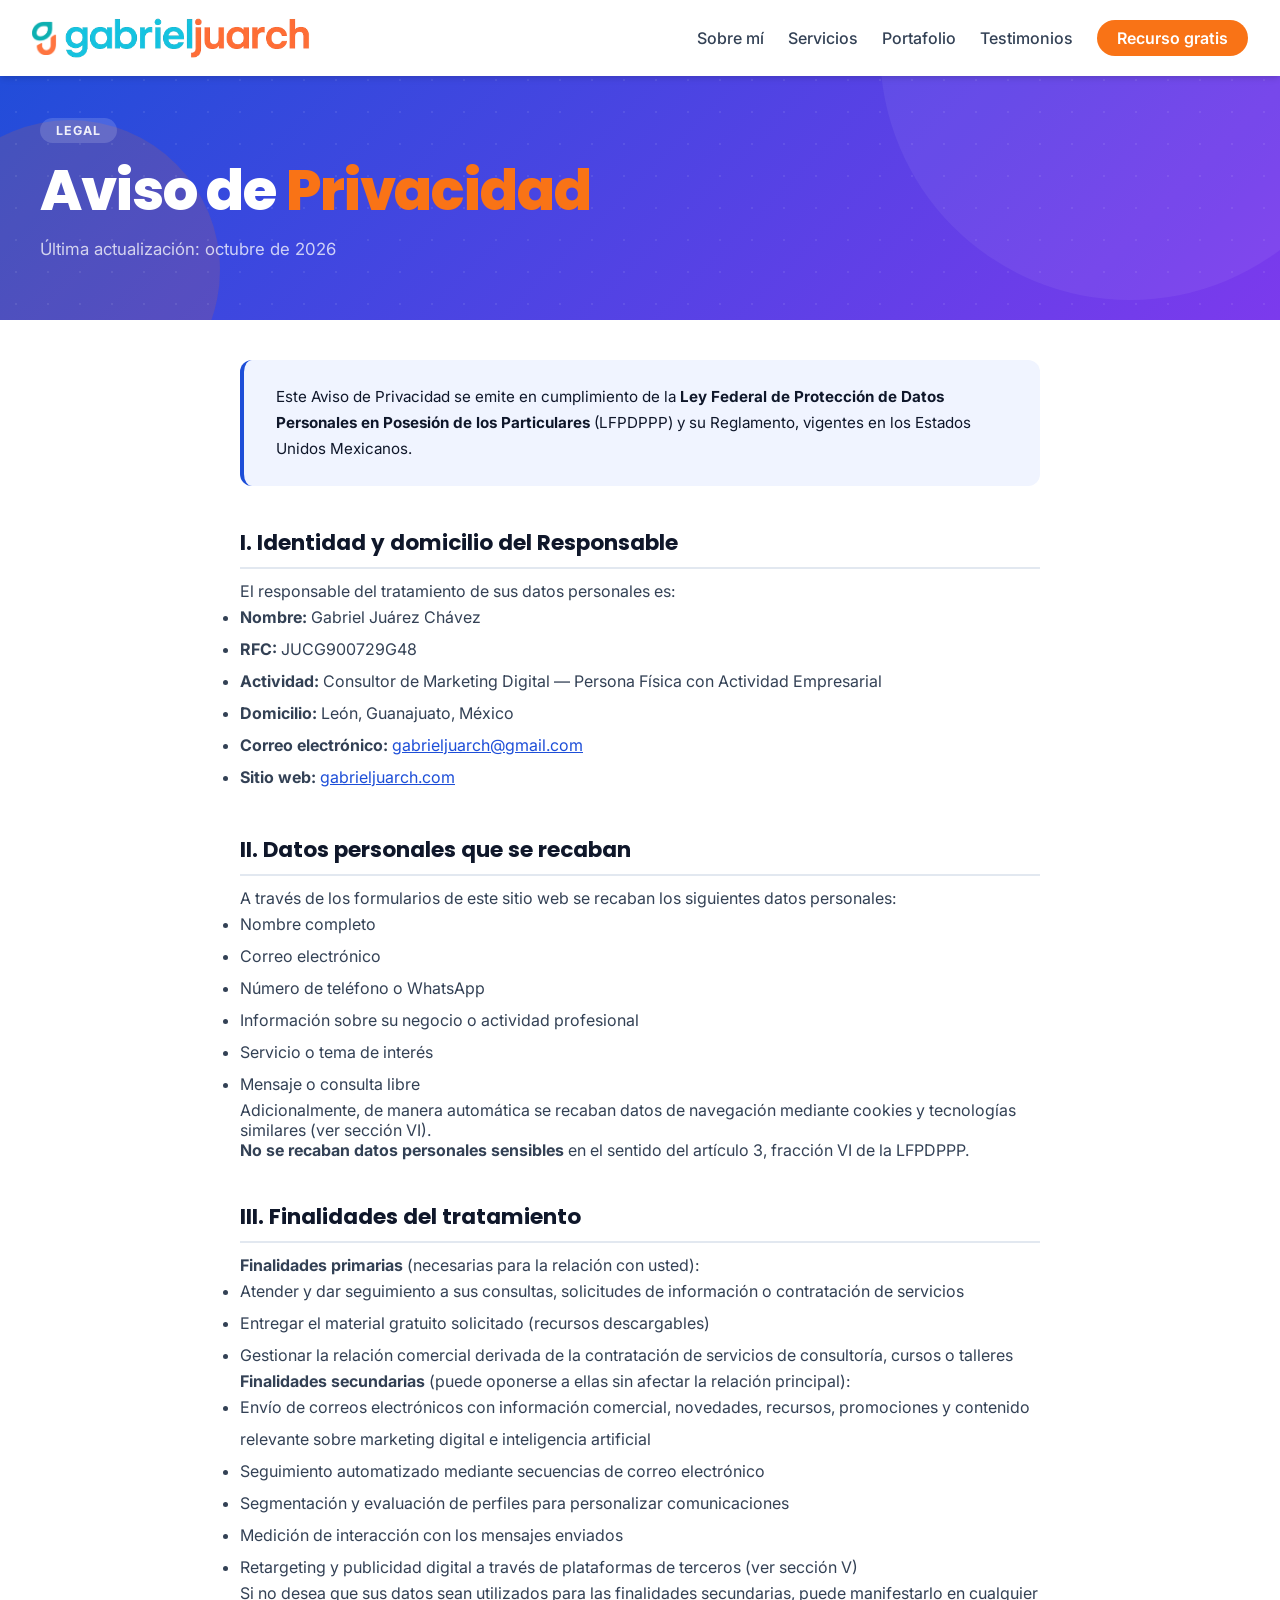
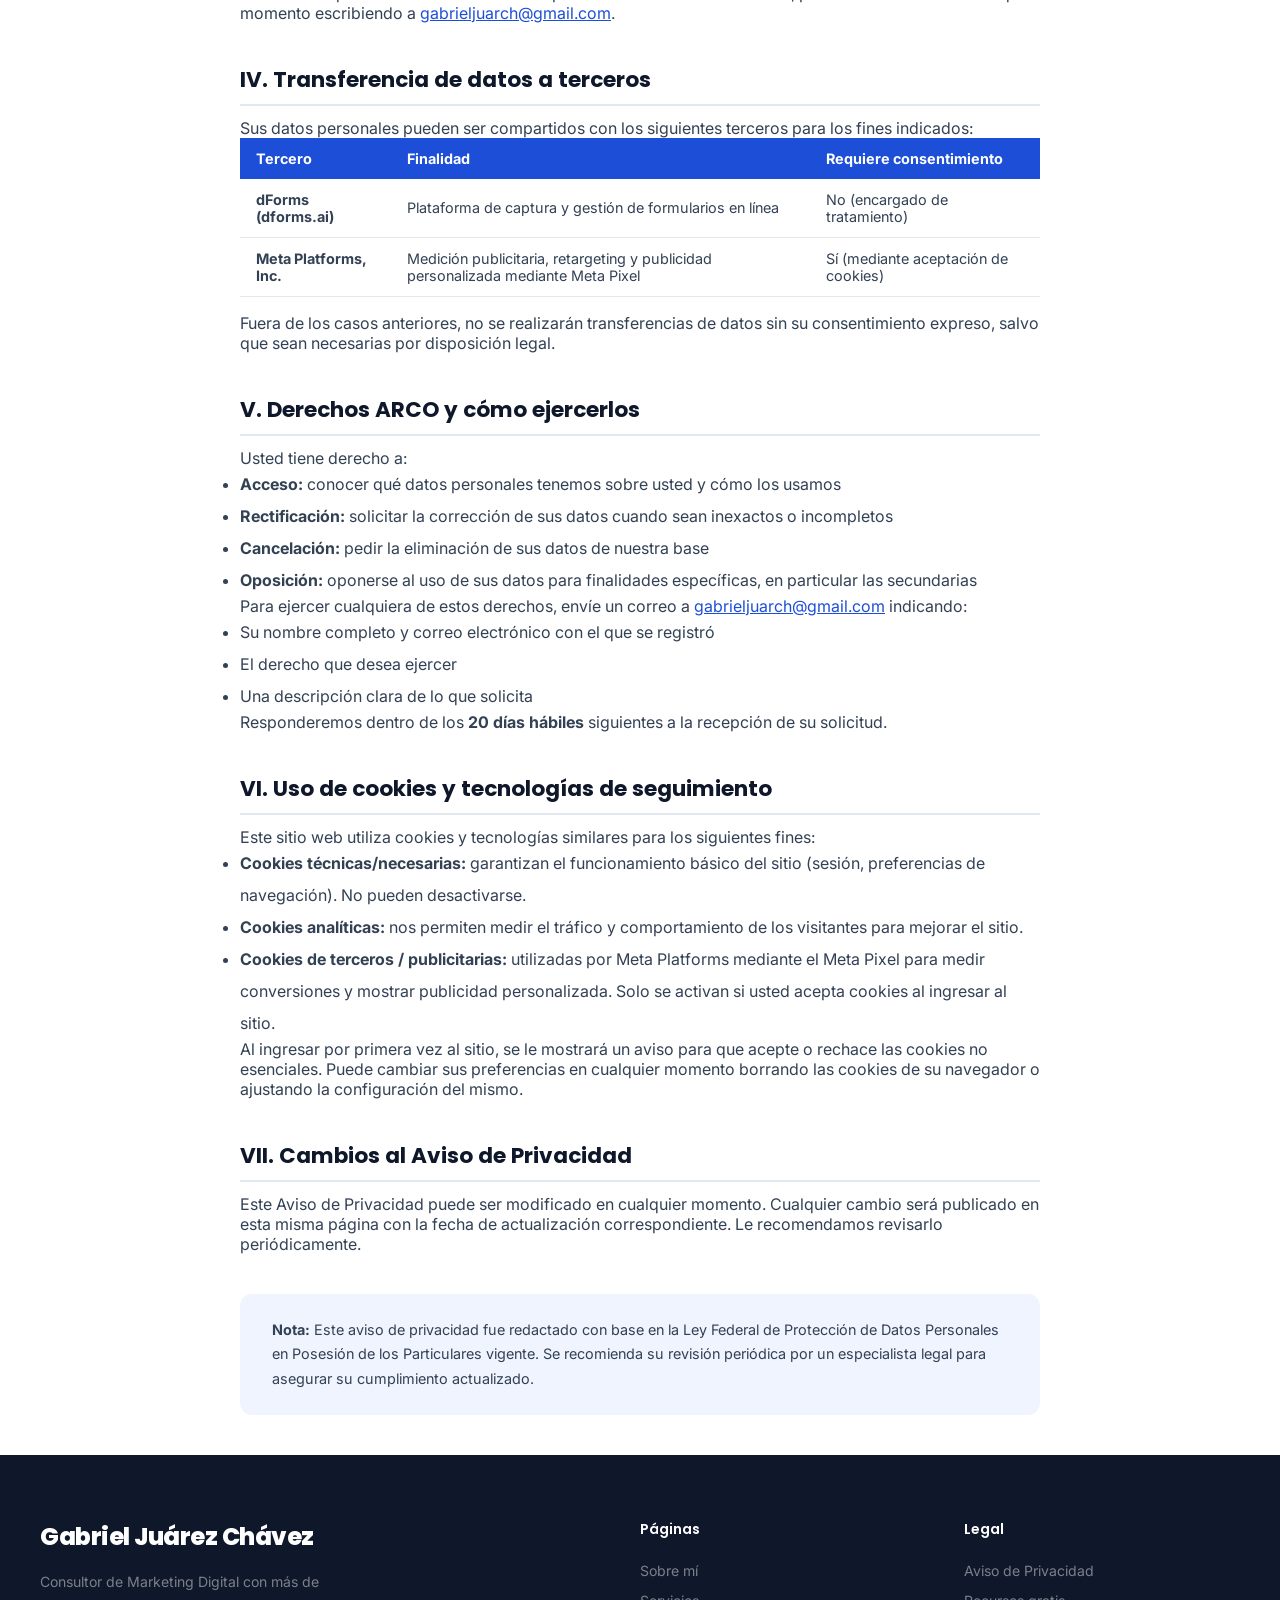
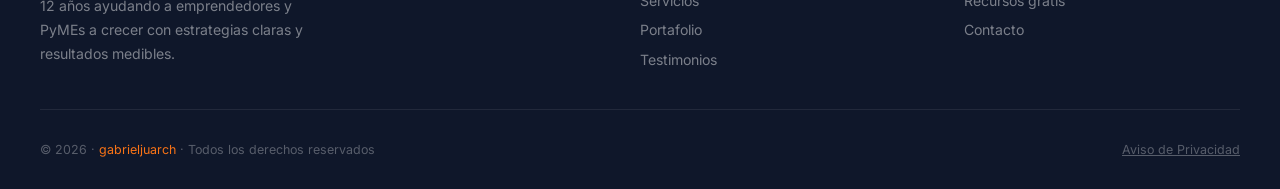
<file: aviso-privacidad.html>
<!DOCTYPE html>
<html lang="es">
<head>
    <!-- Google tag (gtag.js) -->
<script async src="https://www.googletagmanager.com/gtag/js?id=G-J986F1T19Y"></script>
<script>
  window.dataLayer = window.dataLayer || [];
  function gtag(){dataLayer.push(arguments);}
  gtag('js', new Date());
  gtag('config', 'G-J986F1T19Y');
</script>
    <meta charset="UTF-8">
    <meta name="viewport" content="width=device-width, initial-scale=1.0">
    <meta name="description" content="Aviso de Privacidad de Gabriel Juárez Chávez conforme a la Ley Federal de Protección de Datos Personales en Posesión de los Particulares.">
    <title>Aviso de Privacidad | Gabriel Juárez</title>
    <link rel="preconnect" href="https://fonts.googleapis.com">
    <link rel="preconnect" href="https://fonts.gstatic.com" crossorigin>
    <link rel="preload" as="style" href="https://fonts.googleapis.com/css2?family=Poppins:wght@400;600;700;800&family=Inter:wght@400;500;600&display=swap">
    <link rel="stylesheet" href="https://fonts.googleapis.com/css2?family=Poppins:wght@400;600;700;800&family=Inter:wght@400;500;600&display=swap" media="print" onload="this.media='all'">
    <noscript><link rel="stylesheet" href="https://fonts.googleapis.com/css2?family=Poppins:wght@400;600;700;800&family=Inter:wght@400;500;600&display=swap"></noscript>
    <link rel="icon" type="image/png" href="favicon.png">
    <link rel="stylesheet" href="styles.css">
    <link rel="canonical" href="https://gabrieljuarch.com/aviso-privacidad.html">
    <meta property="og:type" content="website">
    <meta property="og:url" content="https://gabrieljuarch.com/aviso-privacidad.html">
    <meta property="og:title" content="Aviso de Privacidad | Gabriel Juárez">
    <meta property="og:description" content="Aviso de Privacidad de Gabriel Juárez Chávez conforme a la LFPDPPP.">
    <meta property="og:image" content="https://gabrieljuarch.com/gjc1.webp">
    <meta property="og:locale" content="es_MX">
    <meta name="twitter:card" content="summary_large_image">
    <meta name="twitter:title" content="Aviso de Privacidad | Gabriel Juárez">
    <meta name="twitter:description" content="Aviso de Privacidad de Gabriel Juárez Chávez conforme a la LFPDPPP.">
</head>
<body>

<nav class="nav scrolled" id="nav">
    <a href="index.html" class="nav-logo">
        <img src="gabrieljuarch 2025.webp" alt="Gabriel Juárez" class="logo-icon" width="40" height="40">
        <img src="texto gabrieljuarch.webp" alt="gabrieljuarch" class="logo-text" width="140" height="32">
    </a>
    <ul class="nav-links">
        <li><a href="sobre-mi.html">Sobre mí</a></li>
        <li><a href="servicios.html">Servicios</a></li>
        <li><a href="portafolio.html">Portafolio</a></li>
        <li><a href="testimonios.html">Testimonios</a></li>
        <li><a href="recursos.html" class="nav-cta">Recurso gratis</a></li>
    </ul>
    <button class="hamburger" id="ham" aria-label="Menú" onclick="toggleNav()"><span></span><span></span><span></span></button>
</nav>

<div class="mobile-nav" id="mobileNav">
    <button class="mobile-close" onclick="toggleNav()">✕</button>
    <a href="index.html" onclick="toggleNav()">Inicio</a>
    <a href="sobre-mi.html" onclick="toggleNav()">Sobre mí</a>
    <a href="servicios.html" onclick="toggleNav()">Servicios</a>
    <a href="portafolio.html" onclick="toggleNav()">Portafolio</a>
    <a href="testimonios.html" onclick="toggleNav()">Testimonios</a>
    <a href="recursos.html" onclick="toggleNav()">Recurso gratis</a>
</div>

<div class="page-header">
    <div class="page-header-shape ph-shape-1"></div>
    <div class="page-header-shape ph-shape-2"></div>
    <div class="page-header-inner">
        <span class="page-header-tag">Legal</span>
        <h1>Aviso de <span>Privacidad</span></h1>
        <p>Última actualización: octubre de 2026</p>
    </div>
</div>

<section class="section" style="background:#fff;">
    <div class="section-inner" style="max-width:800px;">

        <div style="background:#f0f4ff;border-radius:12px;padding:1.5rem 2rem;margin-bottom:2.5rem;border-left:4px solid var(--primary);">
            <p style="margin:0;font-size:0.95rem;color:var(--dark);line-height:1.7;">
                Este Aviso de Privacidad se emite en cumplimiento de la <strong>Ley Federal de Protección de Datos Personales en Posesión de los Particulares</strong> (LFPDPPP) y su Reglamento, vigentes en los Estados Unidos Mexicanos.
            </p>
        </div>

        <!-- IDENTIDAD Y DOMICILIO -->
        <h2 style="font-family:'Poppins',sans-serif;font-size:1.35rem;color:var(--dark);margin-top:2rem;margin-bottom:0.75rem;border-bottom:2px solid var(--border);padding-bottom:0.5rem;">I. Identidad y domicilio del Responsable</h2>
        <p>El responsable del tratamiento de sus datos personales es:</p>
        <ul style="line-height:2;color:var(--text);">
            <li><strong>Nombre:</strong> Gabriel Juárez Chávez</li>
            <li><strong>RFC:</strong> JUCG900729G48</li>
            <li><strong>Actividad:</strong> Consultor de Marketing Digital — Persona Física con Actividad Empresarial</li>
            <li><strong>Domicilio:</strong> León, Guanajuato, México</li>
            <li><strong>Correo electrónico:</strong> <a href="mailto:gabrieljuarch@gmail.com" style="color:var(--primary);">gabrieljuarch@gmail.com</a></li>
            <li><strong>Sitio web:</strong> <a href="https://gabrieljuarch.com" style="color:var(--primary);">gabrieljuarch.com</a></li>
        </ul>

        <!-- DATOS PERSONALES -->
        <h2 style="font-family:'Poppins',sans-serif;font-size:1.35rem;color:var(--dark);margin-top:2.5rem;margin-bottom:0.75rem;border-bottom:2px solid var(--border);padding-bottom:0.5rem;">II. Datos personales que se recaban</h2>
        <p>A través de los formularios de este sitio web se recaban los siguientes datos personales:</p>
        <ul style="line-height:2;color:var(--text);">
            <li>Nombre completo</li>
            <li>Correo electrónico</li>
            <li>Número de teléfono o WhatsApp</li>
            <li>Información sobre su negocio o actividad profesional</li>
            <li>Servicio o tema de interés</li>
            <li>Mensaje o consulta libre</li>
        </ul>
        <p>Adicionalmente, de manera automática se recaban datos de navegación mediante cookies y tecnologías similares (ver sección VI).</p>
        <p><strong>No se recaban datos personales sensibles</strong> en el sentido del artículo 3, fracción VI de la LFPDPPP.</p>

        <!-- FINALIDADES -->
        <h2 style="font-family:'Poppins',sans-serif;font-size:1.35rem;color:var(--dark);margin-top:2.5rem;margin-bottom:0.75rem;border-bottom:2px solid var(--border);padding-bottom:0.5rem;">III. Finalidades del tratamiento</h2>
        <p><strong>Finalidades primarias</strong> (necesarias para la relación con usted):</p>
        <ul style="line-height:2;color:var(--text);">
            <li>Atender y dar seguimiento a sus consultas, solicitudes de información o contratación de servicios</li>
            <li>Entregar el material gratuito solicitado (recursos descargables)</li>
            <li>Gestionar la relación comercial derivada de la contratación de servicios de consultoría, cursos o talleres</li>
        </ul>
        <p><strong>Finalidades secundarias</strong> (puede oponerse a ellas sin afectar la relación principal):</p>
        <ul style="line-height:2;color:var(--text);">
            <li>Envío de correos electrónicos con información comercial, novedades, recursos, promociones y contenido relevante sobre marketing digital e inteligencia artificial</li>
            <li>Seguimiento automatizado mediante secuencias de correo electrónico</li>
            <li>Segmentación y evaluación de perfiles para personalizar comunicaciones</li>
            <li>Medición de interacción con los mensajes enviados</li>
            <li>Retargeting y publicidad digital a través de plataformas de terceros (ver sección V)</li>
        </ul>
        <p>Si no desea que sus datos sean utilizados para las finalidades secundarias, puede manifestarlo en cualquier momento escribiendo a <a href="mailto:gabrieljuarch@gmail.com" style="color:var(--primary);">gabrieljuarch@gmail.com</a>.</p>

        <!-- TRANSFERENCIAS -->
        <h2 style="font-family:'Poppins',sans-serif;font-size:1.35rem;color:var(--dark);margin-top:2.5rem;margin-bottom:0.75rem;border-bottom:2px solid var(--border);padding-bottom:0.5rem;">IV. Transferencia de datos a terceros</h2>
        <p>Sus datos personales pueden ser compartidos con los siguientes terceros para los fines indicados:</p>
        <div style="overflow-x:auto;">
            <table style="width:100%;border-collapse:collapse;font-size:0.9rem;color:var(--text);">
                <thead>
                    <tr style="background:var(--primary);color:#fff;">
                        <th style="padding:0.75rem 1rem;text-align:left;">Tercero</th>
                        <th style="padding:0.75rem 1rem;text-align:left;">Finalidad</th>
                        <th style="padding:0.75rem 1rem;text-align:left;">Requiere consentimiento</th>
                    </tr>
                </thead>
                <tbody>
                    <tr style="border-bottom:1px solid var(--border);">
                        <td style="padding:0.75rem 1rem;"><strong>dForms (dforms.ai)</strong></td>
                        <td style="padding:0.75rem 1rem;">Plataforma de captura y gestión de formularios en línea</td>
                        <td style="padding:0.75rem 1rem;">No (encargado de tratamiento)</td>
                    </tr>
                    <tr style="border-bottom:1px solid var(--border);">
                        <td style="padding:0.75rem 1rem;"><strong>Meta Platforms, Inc.</strong></td>
                        <td style="padding:0.75rem 1rem;">Medición publicitaria, retargeting y publicidad personalizada mediante Meta Pixel</td>
                        <td style="padding:0.75rem 1rem;">Sí (mediante aceptación de cookies)</td>
                    </tr>
                </tbody>
            </table>
        </div>
        <p style="margin-top:1rem;">Fuera de los casos anteriores, no se realizarán transferencias de datos sin su consentimiento expreso, salvo que sean necesarias por disposición legal.</p>

        <!-- DERECHOS ARCO -->
        <h2 style="font-family:'Poppins',sans-serif;font-size:1.35rem;color:var(--dark);margin-top:2.5rem;margin-bottom:0.75rem;border-bottom:2px solid var(--border);padding-bottom:0.5rem;">V. Derechos ARCO y cómo ejercerlos</h2>
        <p>Usted tiene derecho a:</p>
        <ul style="line-height:2;color:var(--text);">
            <li><strong>Acceso:</strong> conocer qué datos personales tenemos sobre usted y cómo los usamos</li>
            <li><strong>Rectificación:</strong> solicitar la corrección de sus datos cuando sean inexactos o incompletos</li>
            <li><strong>Cancelación:</strong> pedir la eliminación de sus datos de nuestra base</li>
            <li><strong>Oposición:</strong> oponerse al uso de sus datos para finalidades específicas, en particular las secundarias</li>
        </ul>
        <p>Para ejercer cualquiera de estos derechos, envíe un correo a <a href="mailto:gabrieljuarch@gmail.com" style="color:var(--primary);">gabrieljuarch@gmail.com</a> indicando:</p>
        <ul style="line-height:2;color:var(--text);">
            <li>Su nombre completo y correo electrónico con el que se registró</li>
            <li>El derecho que desea ejercer</li>
            <li>Una descripción clara de lo que solicita</li>
        </ul>
        <p>Responderemos dentro de los <strong>20 días hábiles</strong> siguientes a la recepción de su solicitud.</p>

        <!-- COOKIES -->
        <h2 style="font-family:'Poppins',sans-serif;font-size:1.35rem;color:var(--dark);margin-top:2.5rem;margin-bottom:0.75rem;border-bottom:2px solid var(--border);padding-bottom:0.5rem;">VI. Uso de cookies y tecnologías de seguimiento</h2>
        <p>Este sitio web utiliza cookies y tecnologías similares para los siguientes fines:</p>
        <ul style="line-height:2;color:var(--text);">
            <li><strong>Cookies técnicas/necesarias:</strong> garantizan el funcionamiento básico del sitio (sesión, preferencias de navegación). No pueden desactivarse.</li>
            <li><strong>Cookies analíticas:</strong> nos permiten medir el tráfico y comportamiento de los visitantes para mejorar el sitio.</li>
            <li><strong>Cookies de terceros / publicitarias:</strong> utilizadas por Meta Platforms mediante el Meta Pixel para medir conversiones y mostrar publicidad personalizada. Solo se activan si usted acepta cookies al ingresar al sitio.</li>
        </ul>
        <p>Al ingresar por primera vez al sitio, se le mostrará un aviso para que acepte o rechace las cookies no esenciales. Puede cambiar sus preferencias en cualquier momento borrando las cookies de su navegador o ajustando la configuración del mismo.</p>

        <!-- CAMBIOS -->
        <h2 style="font-family:'Poppins',sans-serif;font-size:1.35rem;color:var(--dark);margin-top:2.5rem;margin-bottom:0.75rem;border-bottom:2px solid var(--border);padding-bottom:0.5rem;">VII. Cambios al Aviso de Privacidad</h2>
        <p>Este Aviso de Privacidad puede ser modificado en cualquier momento. Cualquier cambio será publicado en esta misma página con la fecha de actualización correspondiente. Le recomendamos revisarlo periódicamente.</p>

        <div style="background:#f0f4ff;border-radius:12px;padding:1.5rem 2rem;margin-top:2.5rem;">
            <p style="margin:0;font-size:0.9rem;color:var(--text);line-height:1.7;">
                <strong>Nota:</strong> Este aviso de privacidad fue redactado con base en la Ley Federal de Protección de Datos Personales en Posesión de los Particulares vigente. Se recomienda su revisión periódica por un especialista legal para asegurar su cumplimiento actualizado.
            </p>
        </div>

    </div>
</section>

<footer>
    <div class="footer-inner">
        <div class="footer-top">
            <div class="footer-brand">
                <div class="footer-logo">Gabriel Juárez Chávez</div>
                <p>Consultor de Marketing Digital con más de 12 años ayudando a emprendedores y PyMEs a crecer con estrategias claras y resultados medibles.</p>
            </div>
            <div class="footer-col">
                <h4>Páginas</h4>
                <ul class="footer-links">
                    <li><a href="sobre-mi.html">Sobre mí</a></li>
                    <li><a href="servicios.html">Servicios</a></li>
                    <li><a href="portafolio.html">Portafolio</a></li>
                    <li><a href="testimonios.html">Testimonios</a></li>
                </ul>
            </div>
            <div class="footer-col">
                <h4>Legal</h4>
                <ul class="footer-links">
                    <li><a href="aviso-privacidad.html">Aviso de Privacidad</a></li>
                    <li><a href="recursos.html">Recursos gratis</a></li>
                    <li><a href="recursos.html#contacto">Contacto</a></li>
                </ul>
            </div>
        </div>
        <div class="footer-bottom">
            <span>© 2026 · <a href="index.html" style="color:var(--accent);text-decoration:none;">gabrieljuarch</a> · Todos los derechos reservados</span>
            <span><a href="aviso-privacidad.html" style="color:inherit;text-decoration:underline;">Aviso de Privacidad</a></span>
        </div>
    </div>
</footer>

<script>
function toggleNav() {
    document.getElementById('mobileNav').classList.toggle('open');
    document.getElementById('ham').classList.toggle('active');
}
document.getElementById('mobileNav').addEventListener('click', function(e) { if (e.target === this) toggleNav(); });
</script>
</body>
</html>
</file>
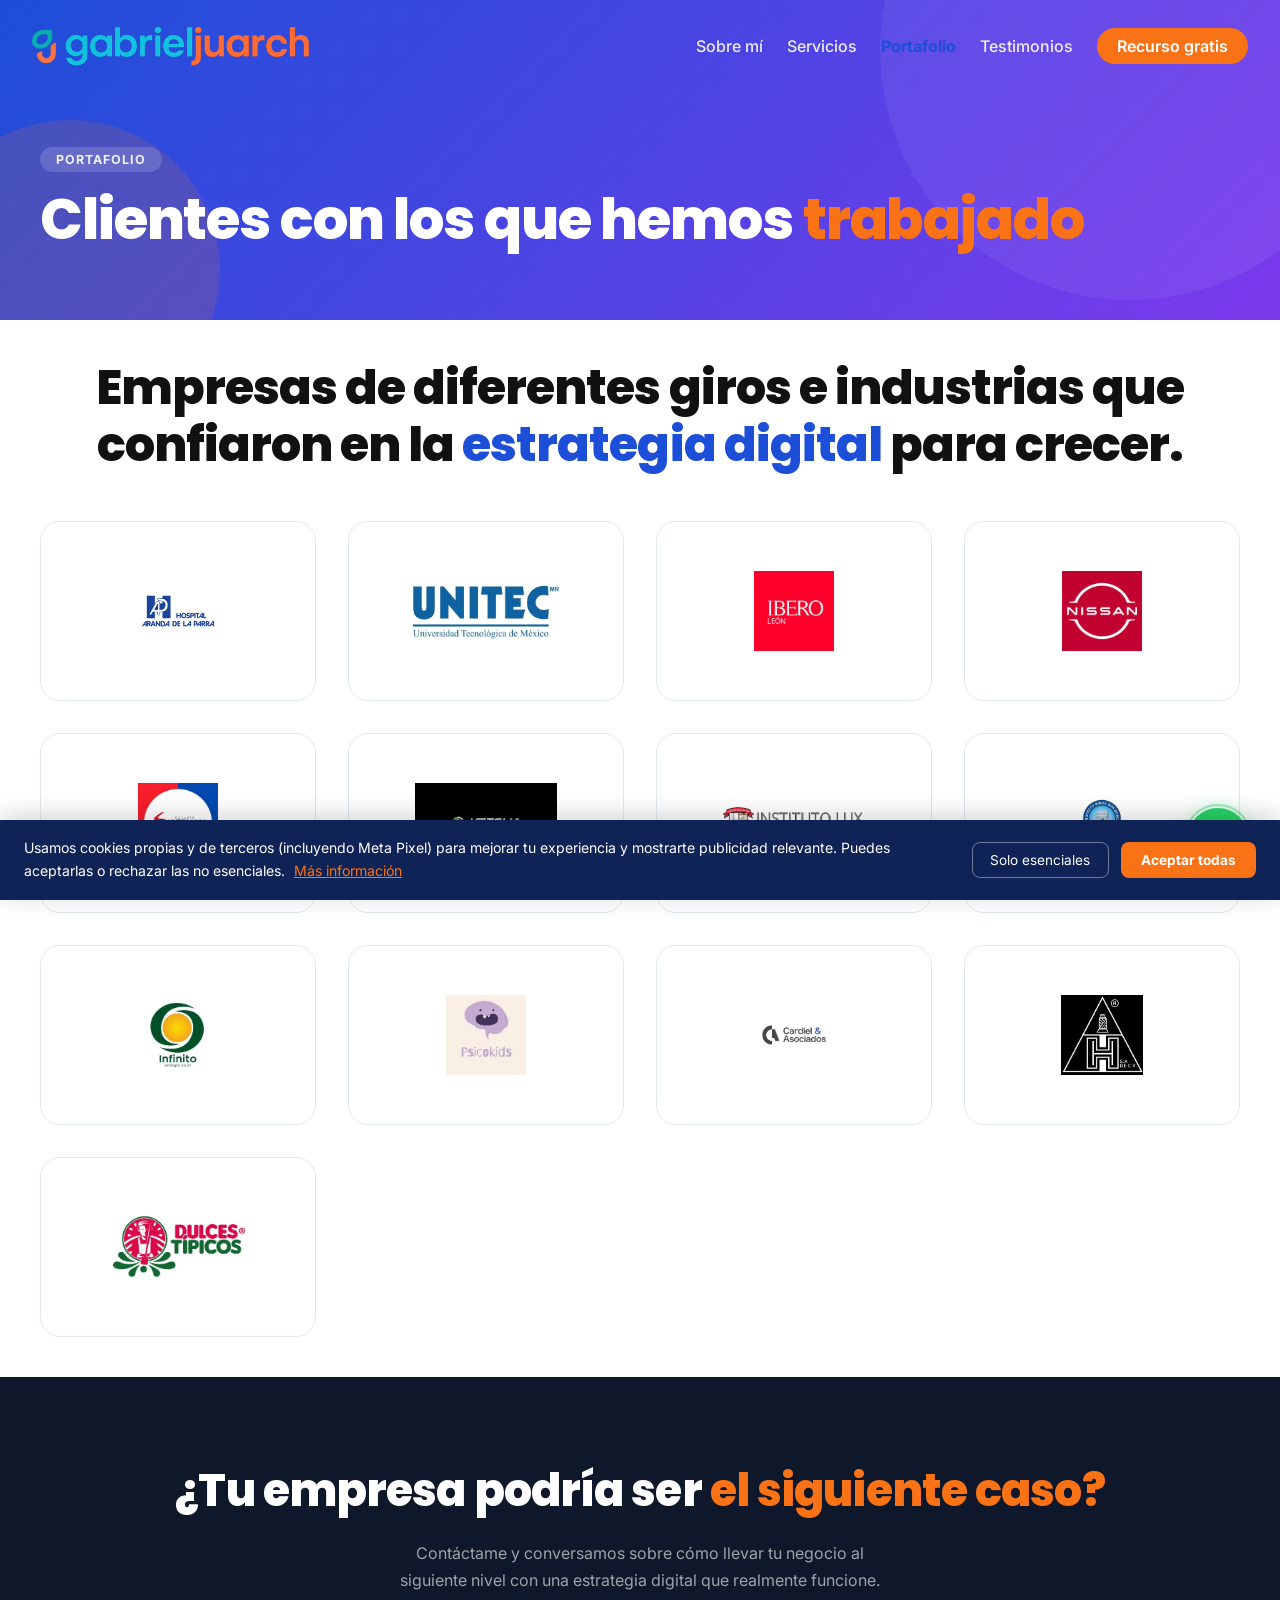
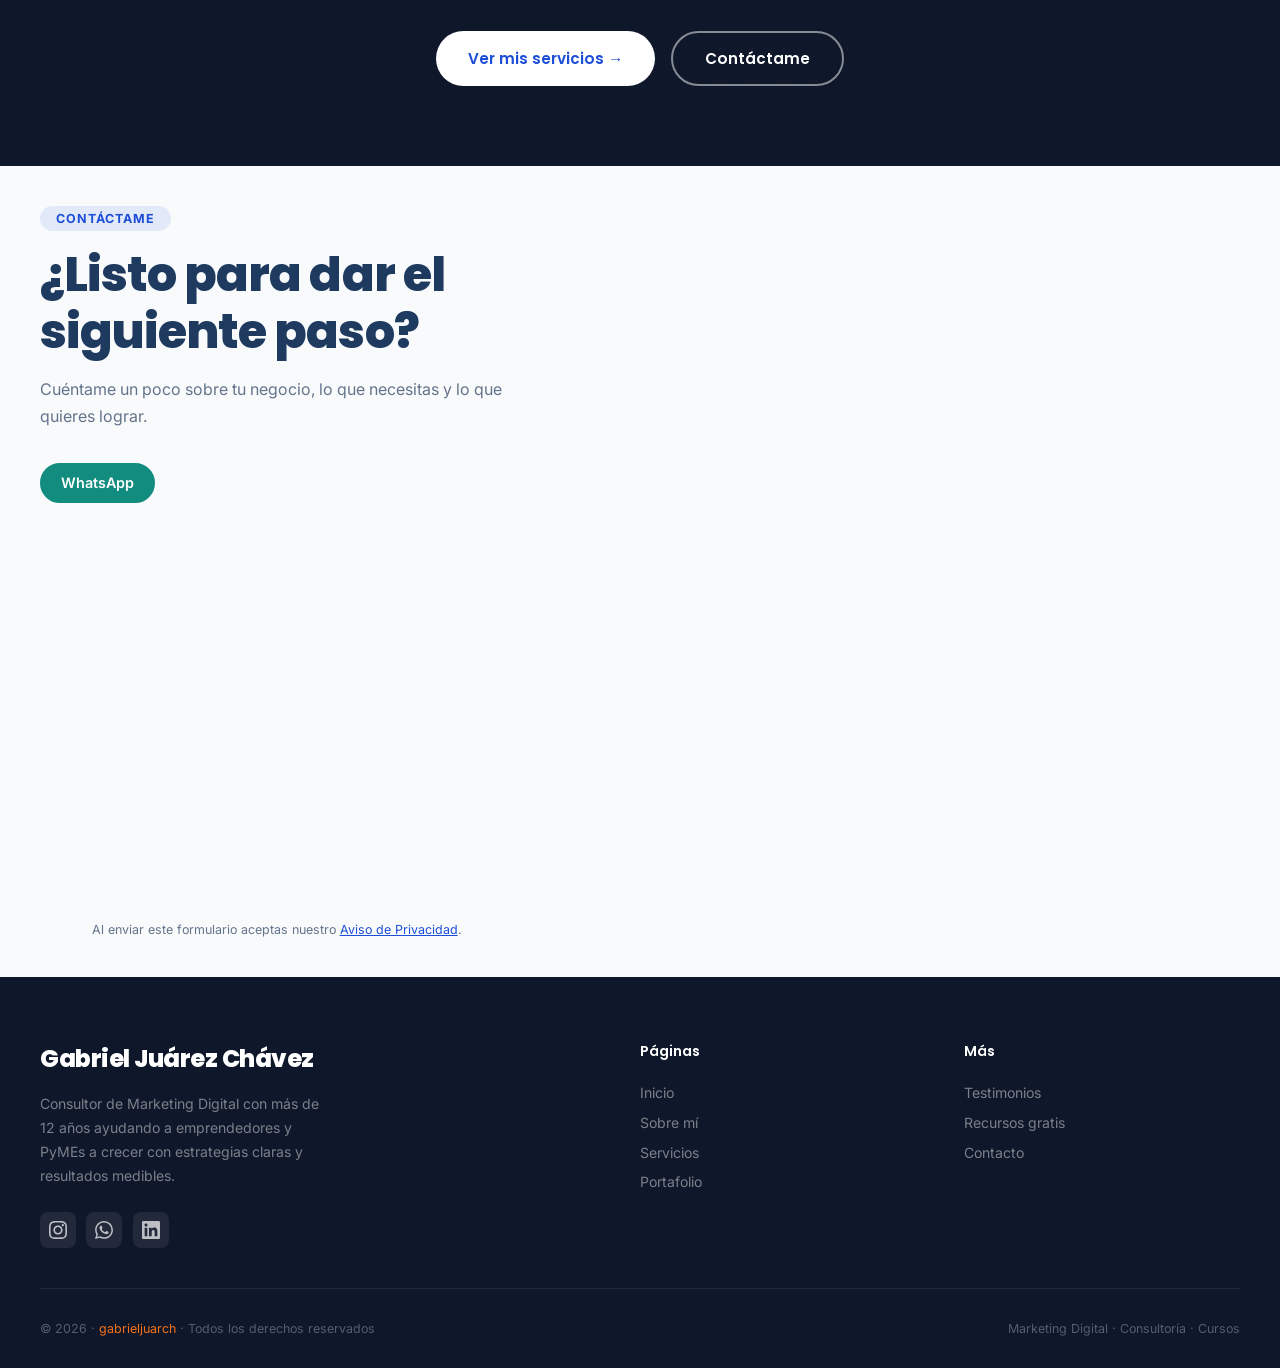
<file: portafolio.html>
<!DOCTYPE html>
<html lang="es">
<head>
    <!-- Google tag (gtag.js) -->
<script async src="https://www.googletagmanager.com/gtag/js?id=G-J986F1T19Y"></script>
<script>
  window.dataLayer = window.dataLayer || [];
  function gtag(){dataLayer.push(arguments);}
  gtag('js', new Date());
  gtag('config', 'G-J986F1T19Y');
</script>
    <meta charset="UTF-8">
    <meta name="viewport" content="width=device-width, initial-scale=1.0">
    <meta name="description" content="Portafolio de Gabriel Juárez – Empresas y proyectos de marketing digital con resultados documentados.">
    <title>Portafolio | Gabriel Juárez</title>
    <link rel="preconnect" href="https://fonts.googleapis.com">
    <link rel="preconnect" href="https://fonts.gstatic.com" crossorigin>
    <link rel="preload" as="style" href="https://fonts.googleapis.com/css2?family=Poppins:wght@400;600;700;800&family=Inter:wght@400;500;600&display=swap">
    <link rel="stylesheet" href="https://fonts.googleapis.com/css2?family=Poppins:wght@400;600;700;800&family=Inter:wght@400;500;600&display=swap" media="print" onload="this.media='all'">
    <noscript><link rel="stylesheet" href="https://fonts.googleapis.com/css2?family=Poppins:wght@400;600;700;800&family=Inter:wght@400;500;600&display=swap"></noscript>
    <link rel="icon" type="image/png" href="favicon.png">
    <link rel="stylesheet" href="styles.css">
    <link rel="canonical" href="https://gabrieljuarch.com/portafolio.html">
    <meta property="og:type" content="website">
    <meta property="og:url" content="https://gabrieljuarch.com/portafolio.html">
    <meta property="og:title" content="Portafolio | Gabriel Juárez">
    <meta property="og:description" content="Portafolio de Gabriel Juárez – Empresas y proyectos de marketing digital con resultados documentados.">
    <meta property="og:image" content="https://gabrieljuarch.com/gjc1.webp">
    <meta property="og:locale" content="es_MX">
    <meta name="twitter:card" content="summary_large_image">
    <meta name="twitter:title" content="Portafolio | Gabriel Juárez">
    <meta name="twitter:description" content="Portafolio de Gabriel Juárez – Empresas y proyectos de marketing digital con resultados documentados.">
</head>
<body>

<nav class="nav scrolled" id="nav">
    <a href="index.html" class="nav-logo"><img src="gabrieljuarch 2025.webp" alt="Gabriel Juárez" class="logo-icon" width="40" height="40"><img src="texto gabrieljuarch.webp" alt="gabrieljuarch" class="logo-text" width="140" height="32"></a>
    
    <ul class="nav-links">
        <li><a href="sobre-mi.html">Sobre mí</a></li>
        <li><a href="servicios.html">Servicios</a></li>
        <li><a href="portafolio.html" style="color:var(--primary);font-weight:700;">Portafolio</a></li>
        <li><a href="testimonios.html">Testimonios</a></li>
        
        <li><a href="recursos.html" class="nav-cta">Recurso gratis</a></li>
    </ul>
    <button class="hamburger" id="ham" aria-label="Menú" onclick="toggleNav()"><span></span><span></span><span></span></button>
</nav>

<div class="mobile-nav" id="mobileNav">
    <button class="mobile-close" onclick="toggleNav()">✕</button>
    <a href="index.html" onclick="toggleNav()">Inicio</a>
    <a href="sobre-mi.html" onclick="toggleNav()">Sobre mí</a>
    <a href="servicios.html" onclick="toggleNav()">Servicios</a>
    <a href="portafolio.html" onclick="toggleNav()">Portafolio</a>
    <a href="testimonios.html" onclick="toggleNav()">Testimonios</a>
    
    <a href="recursos.html" onclick="toggleNav()">Recurso gratis</a>
</div>

<div class="page-header">
    <div class="page-header-shape ph-shape-1"></div>
    <div class="page-header-shape ph-shape-2"></div>
    <div class="page-header-inner">
        <span class="page-header-tag">Portafolio</span>
        <h1>Clientes con los que hemos <span>trabajado</span></h1>
        <p></p>
    </div>
</div>

<section class="section">
    <div class="section-inner">
        <div class="text-center reveal">
            <h2 class="section-title" style="color:#111;">Empresas de diferentes giros e industrias que confiaron en la <span style="color:var(--primary);">estrategia digital</span> para crecer.</h2>
        </div>
        <div class="pf-logos-grid">

            <div class="pf-logo-item reveal">
                <div class="pf-inner">
                    <div class="pf-front"><img src="logo aranda.webp" alt="Aranda"></div>
                    <div class="pf-back">
                        <ul>
                            <li>Consultoría digital para el Grupo Pediátrico del Hospital</li>
                            <li>Implementación y desarrollo de sitio web y Página de Facebook</li>
                            <li>Generación de contenido digital</li>
                        </ul>
                    </div>
                </div>
            </div>

            <div class="pf-logo-item reveal">
                <div class="pf-inner">
                    <div class="pf-front"><img src="logo unitec.webp" alt="Unitec"></div>
                    <div class="pf-back"><ul><li>Impartición de asignaturas de mercadotecnia y diseño al campus León y campus virtual</li></ul></div>
                </div>
            </div>

            <div class="pf-logo-item reveal">
                <div class="pf-inner">
                    <div class="pf-front"><img src="logo ibero leon.webp" alt="Ibero León"></div>
                    <div class="pf-back"><ul>
                        <li>Impartición de asignaturas a las licenciaturas de Diseño Digital y Mercadotecnia</li>
                        <li>Revisión de proyectos de prácticas profesionales</li>
                    </ul></div>
                </div>
            </div>

            <div class="pf-logo-item reveal">
                <div class="pf-inner">
                    <div class="pf-front"><img src="logo nissan.webp" alt="Nissan"></div>
                    <div class="pf-back"><ul><li>Consultoría digital y capacitación a personal en herramientas digitales</li></ul></div>
                </div>
            </div>

            <div class="pf-logo-item reveal">
                <div class="pf-inner">
                    <div class="pf-front"><img src="logo salesiana.webp" alt="Salesiana"></div>
                    <div class="pf-back"><ul>
                        <li>Implementación de campaña en Meta Ads para la captación de nuevos prospectos</li>
                        <li>Generación de contenido digital</li>
                    </ul></div>
                </div>
            </div>

            <div class="pf-logo-item reveal">
                <div class="pf-inner">
                    <div class="pf-front"><img src="logo vetelia.webp" alt="Vetelia"></div>
                    <div class="pf-back"><ul>
                        <li>Marketing digital</li>
                        <li>Redes sociales</li>
                        <li>Campañas publicitarias</li>
                    </ul></div>
                </div>
            </div>

            <div class="pf-logo-item reveal">
                <div class="pf-inner">
                    <div class="pf-front"><img src="logo lux.webp" alt="Lux"></div>
                    <div class="pf-back"><ul>
                        <li>Revisión y análisis de reputación SEO</li>
                        <li>Implementación de cambios favorables al SEO</li>
                        <li>Implementación de campaña en red de búsqueda de Google Ads</li>
                    </ul></div>
                </div>
            </div>

            <div class="pf-logo-item reveal">
                <div class="pf-inner">
                    <div class="pf-front"><img src="logo cdndb.webp" alt="CDNDB"></div>
                    <div class="pf-back"><ul>
                        <li>Consultoría digital</li>
                        <li>Capacitación en herramientas digitales y herramientas de inteligencia artificial</li>
                    </ul></div>
                </div>
            </div>

            <div class="pf-logo-item reveal">
                <div class="pf-inner">
                    <div class="pf-front"><img src="logo infinito.webp" alt="Infinito"></div>
                    <div class="pf-back"><ul>
                        <li>Consultoría digital</li>
                        <li>Análisis de presencia en plataformas digitales</li>
                        <li>Recomendaciones para mejorar presencia en redes sociales</li>
                    </ul></div>
                </div>
            </div>

            <div class="pf-logo-item reveal">
                <div class="pf-inner">
                    <div class="pf-front"><img src="logo psicokids.webp" alt="Psicokids"></div>
                    <div class="pf-back"><ul>
                        <li>Consultoría digital</li>
                        <li>Generación de contenido digital para la cuenta de Instagram</li>
                    </ul></div>
                </div>
            </div>

            <div class="pf-logo-item reveal">
                <div class="pf-inner">
                    <div class="pf-front"><img src="logo cardiel.webp" alt="Cardiel"></div>
                    <div class="pf-back"><ul>
                        <li>Consultoría digital</li>
                        <li>Desarrollo e implementación del sitio web</li>
                        <li>Generación de correos corporativos</li>
                    </ul></div>
                </div>
            </div>

            <div class="pf-logo-item reveal">
                <div class="pf-inner">
                    <div class="pf-front"><img src="logo hilos.webp" alt="Hilos"></div>
                    <div class="pf-back"><ul>
                        <li>Consultoría digital</li>
                        <li>Toma de fotografías del catálogo de productos</li>
                        <li>Implementación y desarrollo del sitio web con las fotografías correspondientes al catálogo</li>
                    </ul></div>
                </div>
            </div>

            <div class="pf-logo-item reveal">
                <div class="pf-inner">
                    <div class="pf-front"><img src="cropped-logo.webp" alt="Cliente"></div>
                    <div class="pf-back"><ul>
                        <li>Consultoría y capacitación en herramientas básicas de redes sociales y cómo apoyarse con herramientas de inteligencia artificial</li>
                    </ul></div>
                </div>
            </div>

        </div>
    </div>
</section>

<div class="cta-section">
    <div class="section-inner">
        <h2>¿Tu empresa podría ser <span style="color:var(--accent);">el siguiente caso?</span></h2>
        <p>Contáctame y conversamos sobre cómo llevar tu negocio al siguiente nivel con una estrategia digital que realmente funcione.</p>
        <div class="cta-buttons">
            <a href="servicios.html" class="btn btn-white">Ver mis servicios →</a>
            <a href="recursos.html#contacto" class="btn btn-outline">Contáctame</a>
        </div>
    </div>
</div>

<!-- CONTACTO -->
<section class="section contact-home" id="contacto">
    <div class="section-inner">
        <div class="contact-home-wrap">
            <div class="contact-home-text reveal">
                <span class="section-tag">Contáctame</span>
                <h2 class="section-title" style="color:#1e3a5f;">¿Listo para dar el siguiente paso?</h2>
                <p>Cuéntame un poco sobre tu negocio, lo que necesitas y lo que quieres lograr.</p>
                <div class="contact-methods-mini">
                    <a href="https://wa.me/5214771367294" target="_blank" rel="noopener" class="cm-mini cm-wa">WhatsApp</a>
                </div>
            </div>
            <iframe src="https://app.dforms.ai/m4r8d4/f/contacto-2" style="width:100%;min-height:640px;border:none;border-radius:12px;" title="Formulario de contacto" loading="lazy"></iframe>
            <p style="font-size:0.78rem;color:var(--text-light);margin-top:0.75rem;text-align:center;">Al enviar este formulario aceptas nuestro <a href="aviso-privacidad.html" target="_blank" style="color:var(--primary);text-decoration:underline;">Aviso de Privacidad</a>.</p>
        </div>
    </div>
</section>

<footer>
    <div class="footer-inner">
        <div class="footer-top">
            <div class="footer-brand">
                <div class="footer-logo">Gabriel Juárez Chávez</div>
                <p>Consultor de Marketing Digital con más de 12 años ayudando a emprendedores y PyMEs a crecer con estrategias claras y resultados medibles.</p>
                <div class="footer-social">
                    <a href="https://www.instagram.com/gabrieljuarch/" class="social-btn" target="_blank" rel="noopener"><svg xmlns="http://www.w3.org/2000/svg" viewBox="0 0 24 24" fill="currentColor" width="18" height="18"><path d="M12 2.163c3.204 0 3.584.012 4.85.07 3.252.148 4.771 1.691 4.919 4.919.058 1.265.069 1.645.069 4.849 0 3.205-.012 3.584-.069 4.849-.149 3.225-1.664 4.771-4.919 4.919-1.266.058-1.644.07-4.85.07-3.204 0-3.584-.012-4.849-.07-3.26-.149-4.771-1.699-4.919-4.92-.058-1.265-.07-1.644-.07-4.849 0-3.204.013-3.583.07-4.849.149-3.227 1.664-4.771 4.919-4.919 1.266-.057 1.645-.069 4.849-.069zm0-2.163c-3.259 0-3.667.014-4.947.072-4.358.2-6.78 2.618-6.98 6.98-.059 1.281-.073 1.689-.073 4.948 0 3.259.014 3.668.072 4.948.2 4.358 2.618 6.78 6.98 6.98 1.281.058 1.689.072 4.948.072 3.259 0 3.668-.014 4.948-.072 4.354-.2 6.782-2.618 6.979-6.98.059-1.28.073-1.689.073-4.948 0-3.259-.014-3.667-.072-4.947-.196-4.354-2.617-6.78-6.979-6.98-1.281-.059-1.69-.073-4.949-.073zm0 5.838c-3.403 0-6.162 2.759-6.162 6.162s2.759 6.163 6.162 6.163 6.162-2.759 6.162-6.163c0-3.403-2.759-6.162-6.162-6.162zm0 10.162c-2.209 0-4-1.79-4-4 0-2.209 1.791-4 4-4s4 1.791 4 4c0 2.21-1.791 4-4 4zm6.406-11.845c-.796 0-1.441.645-1.441 1.44s.645 1.44 1.441 1.44c.795 0 1.439-.645 1.439-1.44s-.644-1.44-1.439-1.44z"/></svg></a>
                    <a href="https://wa.me/5214771367294" class="social-btn" target="_blank" rel="noopener"><svg xmlns="http://www.w3.org/2000/svg" viewBox="0 0 24 24" fill="currentColor" width="18" height="18"><path d="M17.472 14.382c-.297-.149-1.758-.867-2.03-.967-.273-.099-.471-.148-.67.15-.197.297-.767.966-.94 1.164-.173.199-.347.223-.644.075-.297-.15-1.255-.463-2.39-1.475-.883-.788-1.48-1.761-1.653-2.059-.173-.297-.018-.458.13-.606.134-.133.298-.347.446-.52.149-.174.198-.298.298-.497.099-.198.05-.371-.025-.52-.075-.149-.669-1.612-.916-2.207-.242-.579-.487-.5-.669-.51-.173-.008-.371-.01-.57-.01-.198 0-.52.074-.792.372-.272.297-1.04 1.016-1.04 2.479 0 1.462 1.065 2.875 1.213 3.074.149.198 2.096 3.2 5.077 4.487.709.306 1.262.489 1.694.625.712.227 1.36.195 1.871.118.571-.085 1.758-.719 2.006-1.413.248-.694.248-1.289.173-1.413-.074-.124-.272-.198-.57-.347m-5.421 7.403h-.004a9.87 9.87 0 01-5.031-1.378l-.361-.214-3.741.982.998-3.648-.235-.374a9.86 9.86 0 01-1.51-5.26c.001-5.45 4.436-9.884 9.888-9.884 2.64 0 5.122 1.03 6.988 2.898a9.825 9.825 0 012.893 6.994c-.003 5.45-4.437 9.884-9.885 9.884m8.413-18.297A11.815 11.815 0 0012.05 0C5.495 0 .16 5.335.157 11.892c0 2.096.547 4.142 1.588 5.945L.057 24l6.305-1.654a11.882 11.882 0 005.683 1.448h.005c6.554 0 11.89-5.335 11.893-11.893a11.821 11.821 0 00-3.48-8.413z"/></svg></a>
                    <a href="https://www.linkedin.com/in/gabrieljuarch/" class="social-btn" target="_blank" rel="noopener"><svg xmlns="http://www.w3.org/2000/svg" viewBox="0 0 24 24" fill="currentColor" width="18" height="18"><path d="M20.447 20.452h-3.554v-5.569c0-1.328-.027-3.037-1.852-3.037-1.853 0-2.136 1.445-2.136 2.939v5.667H9.351V9h3.414v1.561h.046c.477-.9 1.637-1.85 3.37-1.85 3.601 0 4.267 2.37 4.267 5.455v6.286zM5.337 7.433c-1.144 0-2.063-.926-2.063-2.065 0-1.138.92-2.063 2.063-2.063 1.14 0 2.064.925 2.064 2.063 0 1.139-.925 2.065-2.064 2.065zm1.782 13.019H3.555V9h3.564v11.452zM22.225 0H1.771C.792 0 0 .774 0 1.729v20.542C0 23.227.792 24 1.771 24h20.451C23.2 24 24 23.227 24 22.271V1.729C24 .774 23.2 0 22.222 0h.003z"/></svg></a>
                </div>
            </div>
            <div class="footer-col">
                <h4>Páginas</h4>
                <ul class="footer-links">
                    <li><a href="index.html">Inicio</a></li>
                    <li><a href="sobre-mi.html">Sobre mí</a></li>
                    <li><a href="servicios.html">Servicios</a></li>
                    <li><a href="portafolio.html">Portafolio</a></li>
                </ul>
            </div>
            <div class="footer-col">
                <h4>Más</h4>
                <ul class="footer-links">
                    <li><a href="testimonios.html">Testimonios</a></li>
                    
                    <li><a href="recursos.html">Recursos gratis</a></li>
                    <li><a href="recursos.html#contacto">Contacto</a></li>
                </ul>
            </div>
        </div>
        <div class="footer-bottom">
            <span>© 2026 · <a href="index.html" style="color:var(--accent);text-decoration:none;">gabrieljuarch</a> · Todos los derechos reservados</span>
            <span>Marketing Digital · Consultoría · Cursos</span>
        </div>
    </div>
</footer>

<a href="https://wa.me/5214771367294" class="wa-float" target="_blank" rel="noopener"><div class="wa-pulse"></div><svg xmlns="http://www.w3.org/2000/svg" viewBox="0 0 24 24"><path d="M17.472 14.382c-.297-.149-1.758-.867-2.03-.967-.273-.099-.471-.148-.67.15-.197.297-.767.966-.94 1.164-.173.199-.347.223-.644.075-.297-.15-1.255-.463-2.39-1.475-.883-.788-1.48-1.761-1.653-2.059-.173-.297-.018-.458.13-.606.134-.133.298-.347.446-.52.149-.174.198-.298.298-.497.099-.198.05-.371-.025-.52-.075-.149-.669-1.612-.916-2.207-.242-.579-.487-.5-.669-.51-.173-.008-.371-.01-.57-.01-.198 0-.52.074-.792.372-.272.297-1.04 1.016-1.04 2.479 0 1.462 1.065 2.875 1.213 3.074.149.198 2.096 3.2 5.077 4.487.709.306 1.262.489 1.694.625.712.227 1.36.195 1.871.118.571-.085 1.758-.719 2.006-1.413.248-.694.248-1.289.173-1.413-.074-.124-.272-.198-.57-.347m-5.421 7.403h-.004a9.87 9.87 0 01-5.031-1.378l-.361-.214-3.741.982.998-3.648-.235-.374a9.86 9.86 0 01-1.51-5.26c.001-5.45 4.436-9.884 9.888-9.884 2.64 0 5.122 1.03 6.988 2.898a9.825 9.825 0 012.893 6.994c-.003 5.45-4.437 9.884-9.885 9.884m8.413-18.297A11.815 11.815 0 0012.05 0C5.495 0 .16 5.335.157 11.892c0 2.096.547 4.142 1.588 5.945L.057 24l6.305-1.654a11.882 11.882 0 005.683 1.448h.005c6.554 0 11.89-5.335 11.893-11.893a11.821 11.821 0 00-3.48-8.413z"/></svg></a>

<script>
    const nav = document.getElementById('nav');
    window.addEventListener('scroll', () => { nav.classList.toggle('scrolled', window.scrollY > 60); }, { passive: true });
    function toggleNav() {
        document.getElementById('mobileNav').classList.toggle('open');
        document.body.style.overflow = document.getElementById('mobileNav').classList.contains('open') ? 'hidden' : '';
    }
    const revealEls = document.querySelectorAll('.reveal, .reveal-l, .reveal-r');
    const revealObs = new IntersectionObserver((entries) => {
        entries.forEach(e => { if (e.isIntersecting) e.target.classList.add('in'); });
    }, { threshold: 0.1, rootMargin: '0px 0px -40px 0px' });
    revealEls.forEach(el => revealObs.observe(el));
    const counters = document.querySelectorAll('.stat-number[data-target]');
    const counterObs = new IntersectionObserver((entries) => {
        entries.forEach(e => {
            if (e.isIntersecting) {
                const target = parseInt(e.target.dataset.target);
                const suffix = e.target.dataset.target === '95' ? '%' : '+';
                const start = performance.now();
                const run = (now) => {
                    const p = Math.min((now - start) / 1800, 1);
                    const ease = 1 - Math.pow(1 - p, 3);
                    e.target.textContent = Math.floor(ease * target) + suffix;
                    if (p < 1) requestAnimationFrame(run);
                };
                requestAnimationFrame(run);
                counterObs.unobserve(e.target);
            }
        });
    }, { threshold: 0.6 });
    counters.forEach(c => counterObs.observe(c));
    document.querySelectorAll('img').forEach(function(img){img.addEventListener('contextmenu',function(e){e.preventDefault();});});
    document.getElementById('mobileNav').addEventListener('click', function(e) { if (e.target === this) toggleNav(); });
    if ('ontouchstart' in window) {
        document.querySelectorAll('.pf-logo-item').forEach(function(item) {
            item.addEventListener('click', function() { this.classList.toggle('tapped'); });
        });
    }

    function sendPageContact(e, form) {
        e.preventDefault();
        var name = form.pcName.value.trim();
        var phone = form.pcPhone.value.trim();
        var email = form.pcEmail.value.trim();
        var service = form.pcService.value;
        var msg = form.pcMsg.value.trim();
        var text = 'Hola, soy ' + name + '.' +
            (phone ? '%0AWhatsApp: ' + phone + '.' : '') +
            (service ? '%0AServicio: ' + service + '.' : '') +
            '%0ACorreo: ' + email + '.' +
            '%0AMensaje: ' + msg;
        window.open('https://wa.me/5214771367294?text=' + text, '_blank');
        form.reset();
    }
</script>

<!-- COOKIE BANNER -->
<div id="cookieBanner" style="display:none;position:fixed;bottom:0;left:0;right:0;z-index:9999;background:#0f2356;color:#fff;padding:1.1rem 1.5rem;align-items:center;justify-content:space-between;gap:1rem;flex-wrap:wrap;box-shadow:0 -4px 24px rgba(0,0,0,0.18);">
    <p style="margin:0;font-size:0.88rem;line-height:1.6;flex:1;min-width:200px;">
        Usamos cookies propias y de terceros (incluyendo Meta Pixel) para mejorar tu experiencia y mostrarte publicidad relevante. Puedes aceptarlas o rechazar las no esenciales.
        <a href="aviso-privacidad.html#cookies" style="color:#f97316;text-decoration:underline;margin-left:0.3rem;">Más información</a>
    </p>
    <div style="display:flex;gap:0.75rem;flex-shrink:0;">
        <button onclick="setCookies('reject')" style="background:transparent;border:1.5px solid rgba(255,255,255,0.4);color:#fff;padding:0.55rem 1.1rem;border-radius:8px;cursor:pointer;font-size:0.85rem;font-family:'Inter',sans-serif;">Solo esenciales</button>
        <button onclick="setCookies('accept')" style="background:#f97316;border:none;color:#fff;padding:0.55rem 1.25rem;border-radius:8px;cursor:pointer;font-size:0.85rem;font-weight:700;font-family:'Inter',sans-serif;">Aceptar todas</button>
    </div>
</div>
<script>
(function(){
    var consent = localStorage.getItem('gjc_cookies');
    if (!consent) {
        document.getElementById('cookieBanner').style.display = 'flex';
    }
})();
function setCookies(choice) {
    try { localStorage.setItem('gjc_cookies', choice); } catch(e){}
    document.getElementById('cookieBanner').style.display = 'none';
}
</script>

</body>
</html>
</file>
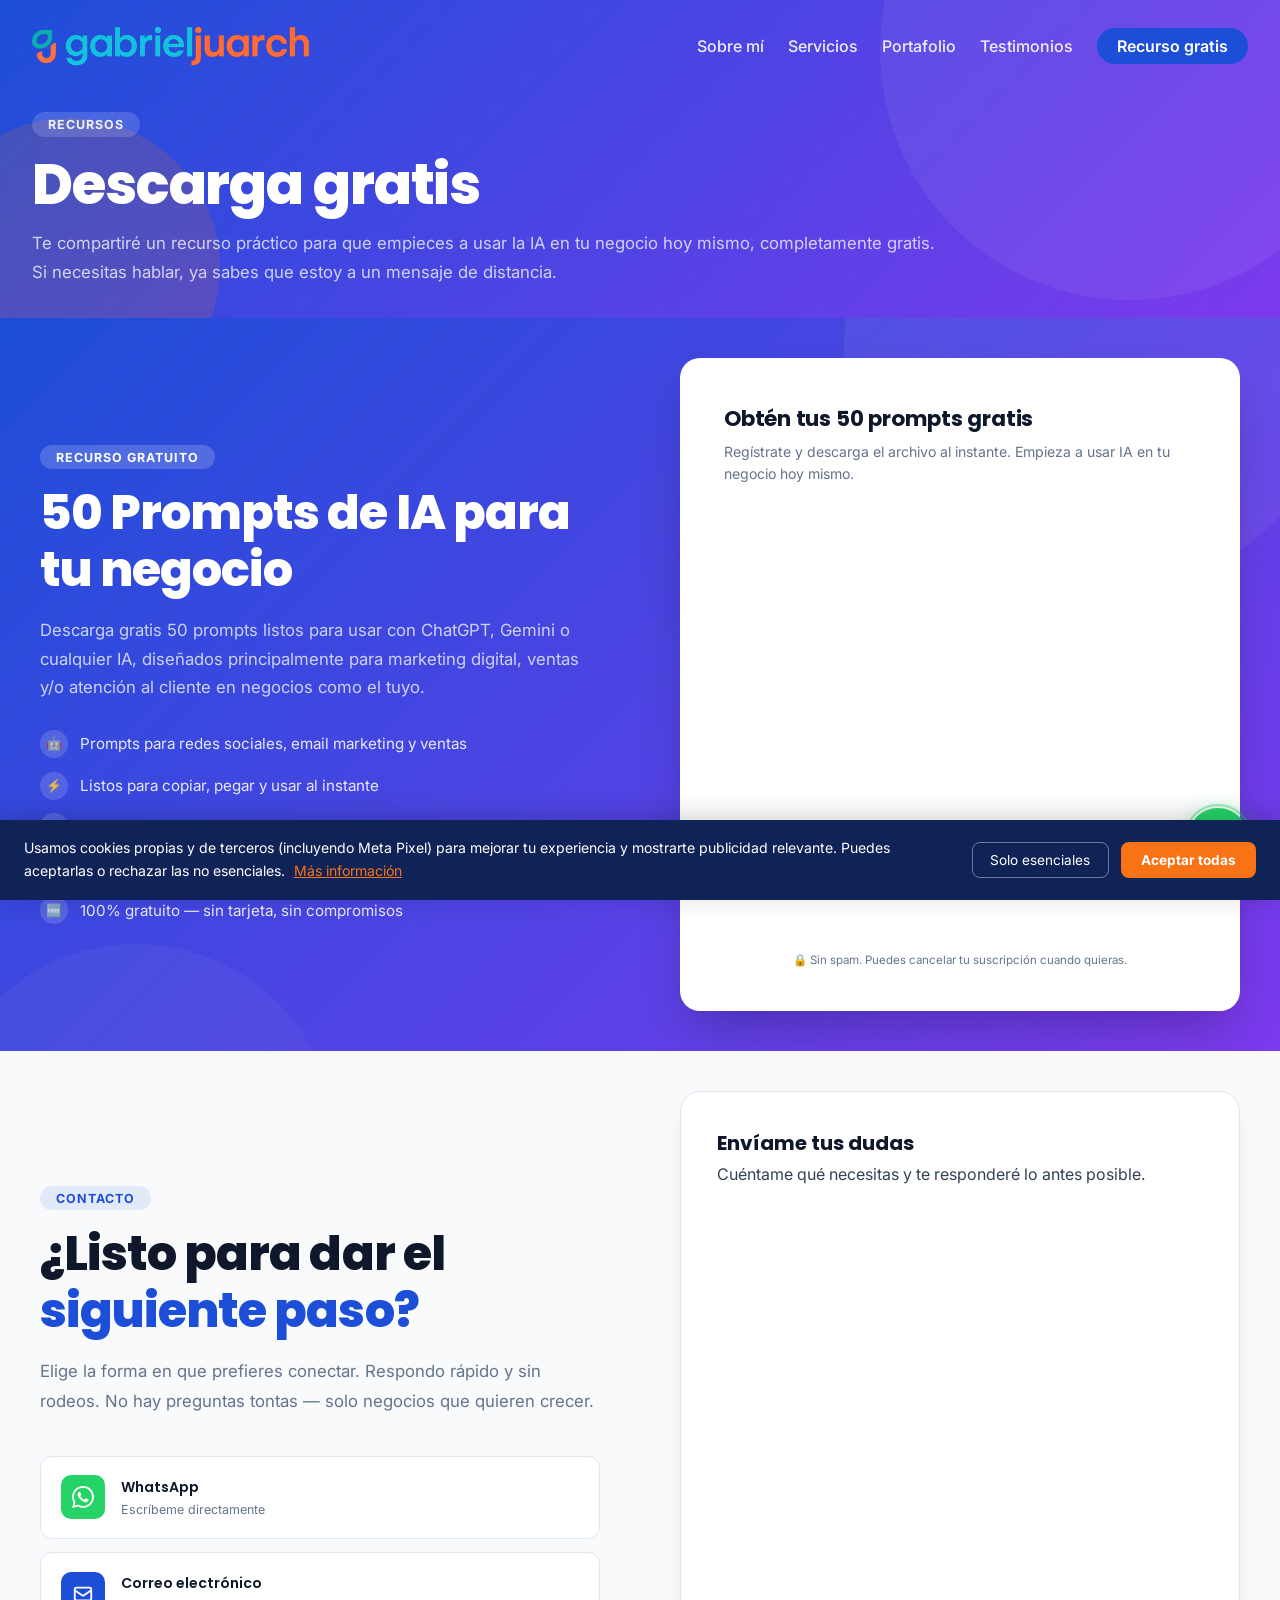
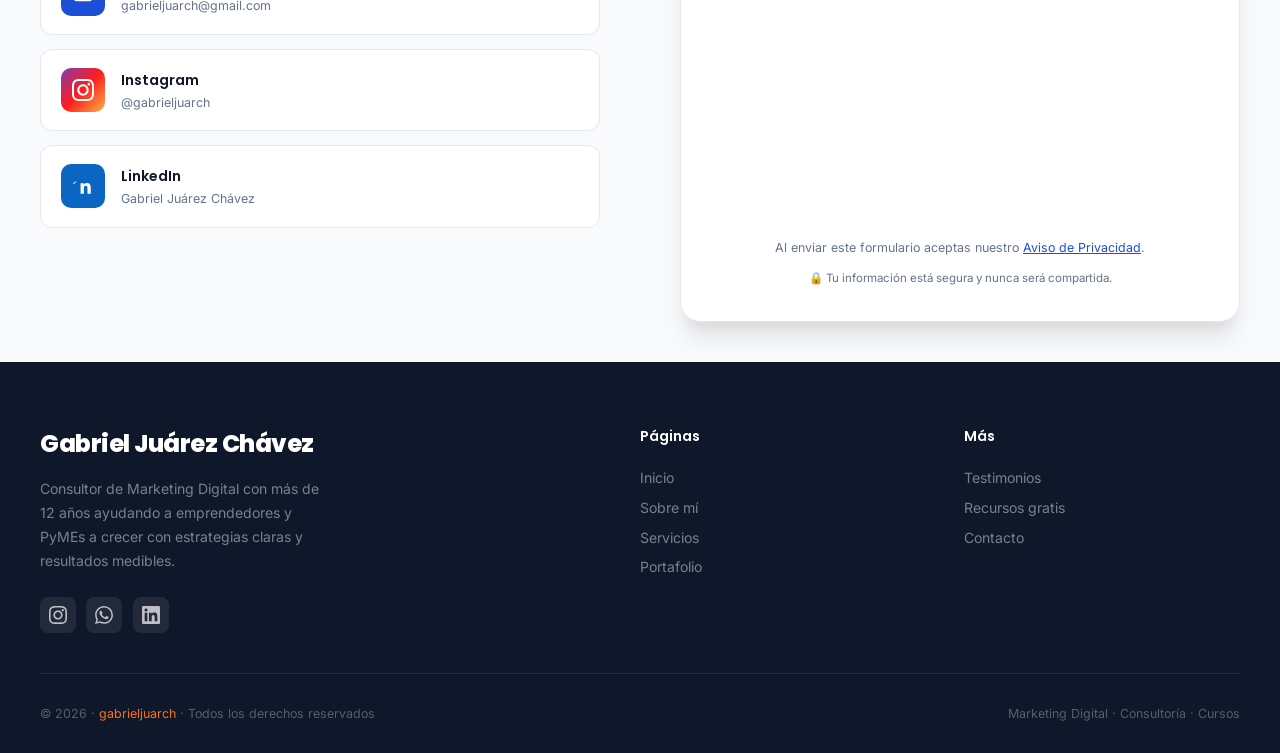
<file: recursos.html>
<!DOCTYPE html>
<html lang="es">
<head>
    <!-- Google tag (gtag.js) -->
<script async src="https://www.googletagmanager.com/gtag/js?id=G-J986F1T19Y"></script>
<script>
  window.dataLayer = window.dataLayer || [];
  function gtag(){dataLayer.push(arguments);}
  gtag('js', new Date());
  gtag('config', 'G-J986F1T19Y');
</script>
    <meta charset="UTF-8">
    <meta name="viewport" content="width=device-width, initial-scale=1.0">
    <meta name="description" content="Descarga gratis 50 prompts de IA para tu negocio y contacta a Gabriel Juárez – Consultor de Marketing Digital.">
    <title>Recursos y Contacto | Gabriel Juárez</title>
    <link rel="preconnect" href="https://fonts.googleapis.com">
    <link rel="preconnect" href="https://fonts.gstatic.com" crossorigin>
    <link rel="preload" as="style" href="https://fonts.googleapis.com/css2?family=Poppins:wght@400;600;700;800&family=Inter:wght@400;500;600&display=swap">
    <link rel="stylesheet" href="https://fonts.googleapis.com/css2?family=Poppins:wght@400;600;700;800&family=Inter:wght@400;500;600&display=swap" media="print" onload="this.media='all'">
    <noscript><link rel="stylesheet" href="https://fonts.googleapis.com/css2?family=Poppins:wght@400;600;700;800&family=Inter:wght@400;500;600&display=swap"></noscript>
    <link rel="icon" type="image/png" href="favicon.png">
    <link rel="stylesheet" href="styles.css">
    <link rel="canonical" href="https://gabrieljuarch.com/recursos.html">
    <meta property="og:type" content="website">
    <meta property="og:url" content="https://gabrieljuarch.com/recursos.html">
    <meta property="og:title" content="Recursos y Contacto | Gabriel Juárez">
    <meta property="og:description" content="Descarga gratis 50 prompts de IA para tu negocio y contacta a Gabriel Juárez – Consultor de Marketing Digital.">
    <meta property="og:image" content="https://gabrieljuarch.com/gjc1.webp">
    <meta property="og:locale" content="es_MX">
    <meta name="twitter:card" content="summary_large_image">
    <meta name="twitter:title" content="Recursos y Contacto | Gabriel Juárez">
    <meta name="twitter:description" content="Descarga gratis 50 prompts de IA para tu negocio y contacta a Gabriel Juárez – Consultor de Marketing Digital.">
</head>
<body>

<nav class="nav scrolled" id="nav">
    <a href="index.html" class="nav-logo"><img src="gabrieljuarch 2025.webp" alt="Gabriel Juárez" class="logo-icon" width="40" height="40"><img src="texto gabrieljuarch.webp" alt="gabrieljuarch" class="logo-text" width="140" height="32"></a>
    
    <ul class="nav-links">
        <li><a href="sobre-mi.html">Sobre mí</a></li>
        <li><a href="servicios.html">Servicios</a></li>
        <li><a href="portafolio.html">Portafolio</a></li>
        <li><a href="testimonios.html">Testimonios</a></li>
        
        <li><a href="recursos.html" class="nav-cta" style="background:var(--primary) !important;">Recurso gratis</a></li>
    </ul>
    <button class="hamburger" id="ham" aria-label="Menú" onclick="toggleNav()"><span></span><span></span><span></span></button>
</nav>

<div class="mobile-nav" id="mobileNav">
    <button class="mobile-close" onclick="toggleNav()">✕</button>
    <a href="index.html" onclick="toggleNav()">Inicio</a>
    <a href="sobre-mi.html" onclick="toggleNav()">Sobre mí</a>
    <a href="servicios.html" onclick="toggleNav()">Servicios</a>
    <a href="portafolio.html" onclick="toggleNav()">Portafolio</a>
    <a href="testimonios.html" onclick="toggleNav()">Testimonios</a>
    
    <a href="recursos.html" onclick="toggleNav()">Recurso gratis</a>
</div>

<div class="page-header" style="min-height:auto; padding-bottom:2rem; overflow:hidden; box-sizing:border-box;">
    <div class="page-header-shape ph-shape-1"></div>
    <div class="page-header-shape ph-shape-2"></div>
    <div class="page-header-inner" style="max-width:100%; box-sizing:border-box;">
        <span class="page-header-tag">Recursos</span>
        <h1>Descarga gratis</h1>
        <p style="white-space:normal; word-wrap:break-word; overflow-wrap:break-word; max-width:100%;">Te compartiré un recurso práctico para que empieces a usar la IA en tu negocio hoy mismo, completamente gratis.</p>
        <p style="white-space:normal; word-wrap:break-word; overflow-wrap:break-word; max-width:100%;">Si necesitas hablar, ya sabes que estoy a un mensaje de distancia.</p>
    </div>
</div>

<!-- RECURSO GRATUITO -->
<section class="section email-section">
    <div class="email-deco-1"></div>
    <div class="email-deco-2"></div>
    <div class="section-inner">
        <div class="email-content">
            <div class="email-text reveal-l">
                <span class="section-tag">Recurso gratuito</span>
                <h2 class="section-title">50 Prompts de IA para tu negocio</h2>
                <p style="color:rgba(255,255,255,0.75); font-size:1.05rem; line-height:1.7; margin-bottom:0.5rem;">
                    Descarga gratis 50 prompts listos para usar con ChatGPT, Gemini o cualquier IA, diseñados principalmente para marketing digital, ventas y/o atención al cliente en negocios como el tuyo.
                </p>
                <div class="email-benefits">
                    <div class="email-benefit">
                        <div class="benefit-icon">🤖</div>
                        Prompts para redes sociales, email marketing y ventas
                    </div>
                    <div class="email-benefit">
                        <div class="benefit-icon">⚡</div>
                        Listos para copiar, pegar y usar al instante
                    </div>
                    <div class="email-benefit">
                        <div class="benefit-icon">🎯</div>
                        Organizados por categoría: contenido, ventas, SEO, branding y más
                    </div>
                    <div class="email-benefit">
                        <div class="benefit-icon">✍️</div>
                        Con campos personalizables marcados para adaptarlos a tu negocio
                    </div>
                    <div class="email-benefit">
                        <div class="benefit-icon">🆓</div>
                        100% gratuito — sin tarjeta, sin compromisos
                    </div>
                </div>
            </div>
            <div class="email-form-box reveal-r">
                <div id="formView">
                    <h3>Obtén tus 50 prompts gratis</h3>
                    <p class="form-desc">Regístrate y descarga el archivo al instante. Empieza a usar IA en tu negocio hoy mismo.</p>
                    <iframe src="https://app.dforms.ai/m4r8d4/f/descarga-prompts" style="width:100%;min-height:420px;border:none;border-radius:12px;" title="Descarga 50 prompts de IA" loading="lazy"></iframe>
                    <p class="form-privacy">🔒 Sin spam. Puedes cancelar tu suscripción cuando quieras.</p>
                </div>
                <div id="successView" style="display:none; text-align:center; padding:1rem 0;">
                    <div style="font-size:3.5rem; margin-bottom:1rem;">🎉</div>
                    <h3 style="color:var(--dark); margin-bottom:0.5rem;">¡Listo! Revisa tu correo</h3>
                    <p style="color:var(--text-light); font-size:0.88rem; margin-bottom:1.75rem; line-height:1.6;">Te enviamos el archivo con los 50 prompts. Si no lo ves, revisa tu carpeta de spam.</p>
                    <a href="prompts-ia-gabrieljuarch.pdf" download class="form-submit" style="display:inline-flex;align-items:center;justify-content:center;gap:0.5rem;text-decoration:none;border-radius:var(--radius);padding:0.95rem 1.5rem;">
                        ⬇️ Descargar prompts ahora
                    </a>
                    <p style="font-size:0.72rem; color:var(--text-light); margin-top:1rem;">Archivo PDF · 50 prompts listos para usar · 2026</p>
                </div>
            </div>
        </div>
    </div>
</section>

<!-- CONTACTO -->
<section class="section contact" id="contacto">
    <div class="section-inner">
        <div class="contact-grid">
            <div class="reveal-l">
                <span class="section-tag">Contacto</span>
                <h2 class="section-title">¿Listo para dar el <span>siguiente paso?</span></h2>
                <p class="section-subtitle">Elige la forma en que prefieres conectar. Respondo rápido y sin rodeos. No hay preguntas tontas — solo negocios que quieren crecer.</p>
                <div class="contact-methods">
                    <a href="https://wa.me/5214771367294" class="contact-method" target="_blank" rel="noopener">
                        <div class="contact-icon ci-wa">
                            <svg xmlns="http://www.w3.org/2000/svg" viewBox="0 0 24 24" fill="white" width="22" height="22"><path d="M17.472 14.382c-.297-.149-1.758-.867-2.03-.967-.273-.099-.471-.148-.67.15-.197.297-.767.966-.94 1.164-.173.199-.347.223-.644.075-.297-.15-1.255-.463-2.39-1.475-.883-.788-1.48-1.761-1.653-2.059-.173-.297-.018-.458.13-.606.134-.133.298-.347.446-.52.149-.174.198-.298.298-.497.099-.198.05-.371-.025-.52-.075-.149-.669-1.612-.916-2.207-.242-.579-.487-.5-.669-.51-.173-.008-.371-.01-.57-.01-.198 0-.52.074-.792.372-.272.297-1.04 1.016-1.04 2.479 0 1.462 1.065 2.875 1.213 3.074.149.198 2.096 3.2 5.077 4.487.709.306 1.262.489 1.694.625.712.227 1.36.195 1.871.118.571-.085 1.758-.719 2.006-1.413.248-.694.248-1.289.173-1.413-.074-.124-.272-.198-.57-.347m-5.421 7.403h-.004a9.87 9.87 0 01-5.031-1.378l-.361-.214-3.741.982.998-3.648-.235-.374a9.86 9.86 0 01-1.51-5.26c.001-5.45 4.436-9.884 9.888-9.884 2.64 0 5.122 1.03 6.988 2.898a9.825 9.825 0 012.893 6.994c-.003 5.45-4.437 9.884-9.885 9.884m8.413-18.297A11.815 11.815 0 0012.05 0C5.495 0 .16 5.335.157 11.892c0 2.096.547 4.142 1.588 5.945L.057 24l6.305-1.654a11.882 11.882 0 005.683 1.448h.005c6.554 0 11.89-5.335 11.893-11.893a11.821 11.821 0 00-3.48-8.413z"/></svg>
                        </div>
                        <div class="method-text">
                            <h4>WhatsApp</h4>
                            <span>Escríbeme directamente</span>
                        </div>
                    </a>
                    <a href="mailto:gabrieljuarch@gmail.com" class="contact-method">
                        <div class="contact-icon ci-em">
                            <svg xmlns="http://www.w3.org/2000/svg" fill="none" viewBox="0 0 24 24" stroke="white" width="22" height="22" stroke-width="2"><path stroke-linecap="round" stroke-linejoin="round" d="M3 8l7.89 5.26a2 2 0 002.22 0L21 8M5 19h14a2 2 0 002-2V7a2 2 0 00-2-2H5a2 2 0 00-2 2v10a2 2 0 002 2z"/></svg>
                        </div>
                        <div class="method-text">
                            <h4>Correo electrónico</h4>
                            <span>gabrieljuarch@gmail.com</span>
                        </div>
                    </a>
                    <a href="https://www.instagram.com/gabrieljuarch/" class="contact-method" target="_blank" rel="noopener">
                        <div class="contact-icon ci-ig">
                            <svg xmlns="http://www.w3.org/2000/svg" viewBox="0 0 24 24" fill="white" width="22" height="22"><path d="M12 2.163c3.204 0 3.584.012 4.85.07 3.252.148 4.771 1.691 4.919 4.919.058 1.265.069 1.645.069 4.849 0 3.205-.012 3.584-.069 4.849-.149 3.225-1.664 4.771-4.919 4.919-1.266.058-1.644.07-4.85.07-3.204 0-3.584-.012-4.849-.07-3.26-.149-4.771-1.699-4.919-4.92-.058-1.265-.07-1.644-.07-4.849 0-3.204.013-3.583.07-4.849.149-3.227 1.664-4.771 4.919-4.919 1.266-.057 1.645-.069 4.849-.069zm0-2.163c-3.259 0-3.667.014-4.947.072-4.358.2-6.78 2.618-6.98 6.98-.059 1.281-.073 1.689-.073 4.948 0 3.259.014 3.668.072 4.948.2 4.358 2.618 6.78 6.98 6.98 1.281.058 1.689.072 4.948.072 3.259 0 3.668-.014 4.948-.072 4.354-.2 6.782-2.618 6.979-6.98.059-1.28.073-1.689.073-4.948 0-3.259-.014-3.667-.072-4.947-.196-4.354-2.617-6.78-6.979-6.98-1.281-.059-1.69-.073-4.949-.073zm0 5.838c-3.403 0-6.162 2.759-6.162 6.162s2.759 6.163 6.162 6.163 6.162-2.759 6.162-6.163c0-3.403-2.759-6.162-6.162-6.162zm0 10.162c-2.209 0-4-1.79-4-4 0-2.209 1.791-4 4-4s4 1.791 4 4c0 2.21-1.791 4-4 4zm6.406-11.845c-.796 0-1.441.645-1.441 1.44s.645 1.44 1.441 1.44c.795 0 1.439-.645 1.439-1.44s-.644-1.44-1.439-1.44z"/></svg>
                        </div>
                        <div class="method-text">
                            <h4>Instagram</h4>
                            <span>@gabrieljuarch</span>
                        </div>
                    </a>
                    <a href="https://www.linkedin.com/in/gabrieljuarch/" class="contact-method" target="_blank" rel="noopener">
                        <div class="contact-icon ci-li">
                            <svg xmlns="http://www.w3.org/2000/svg" viewBox="0 0 24 24" fill="white" width="22" height="22"><path d="M20.447 20.452h-3.554v-5.569c0-1.328-.027-3.037-1.852-3.037-1.853 0-2.136 1.445-2.136 2.939v5.667H9.351V9h3.414v1.561h.046c.477-.9 1.637-1.85 3.37-1.85 3.601 0 4.267 2.37 4.267 5.455v6.286zM5.337 7.433c-1.144 0-2.063-.926-2.065 0-1.138.92-2.063 2.063-2.063 1.14 0 2.064.925 2.064 2.063 0 1.139-.925 2.065-2.064 2.065zm1.782 13.019H3.555V9h3.564v11.452zM22.225 0H1.771C.792 0 0 .774 0 1.729v20.542C0 23.227.792 24 1.771 24h20.451C23.2 24 24 23.227 24 22.271V1.729C24 .774 23.2 0 22.222 0h.003z"/></svg>
                        </div>
                        <div class="method-text">
                            <h4>LinkedIn</h4>
                            <span>Gabriel Juárez Chávez</span>
                        </div>
                    </a>
                </div>
            </div>
            <div class="reveal-r">
                <div class="contact-form-box">
                    <h3 style="font-family:'Poppins',sans-serif;font-size:1.25rem;font-weight:700;color:var(--dark);margin-bottom:0.4rem;">Envíame tus dudas</h3>
                    <p class="form-desc">Cuéntame qué necesitas y te responderé lo antes posible.</p>
                    <iframe src="https://app.dforms.ai/m4r8d4/f/contacto-2" style="width:100%;min-height:640px;border:none;border-radius:12px;" title="Formulario de contacto" loading="lazy"></iframe>
            <p style="font-size:0.78rem;color:var(--text-light);margin-top:0.75rem;text-align:center;">Al enviar este formulario aceptas nuestro <a href="aviso-privacidad.html" target="_blank" style="color:var(--primary);text-decoration:underline;">Aviso de Privacidad</a>.</p>
                    <div id="contactSuccess" style="display:none; text-align:center; padding:1.5rem 0;">
                        <p style="font-size:2.5rem; margin-bottom:0.5rem;">✅</p>
                        <h3 style="font-family:'Poppins',sans-serif;color:var(--dark);">¡Gracias por escribirme!</h3>
                        <p class="form-desc" style="margin-top:0.5rem;">Recibí tu mensaje y te responderé muy pronto.</p>
                    </div>
                    <p class="form-privacy">🔒 Tu información está segura y nunca será compartida.</p>
                </div>
            </div>
        </div>
    </div>
</section>

<footer>
    <div class="footer-inner">
        <div class="footer-top">
            <div class="footer-brand">
                <div class="footer-logo">Gabriel Juárez Chávez</div>
                <p>Consultor de Marketing Digital con más de 12 años ayudando a emprendedores y PyMEs a crecer con estrategias claras y resultados medibles.</p>
                <div class="footer-social">
                    <a href="https://www.instagram.com/gabrieljuarch/" class="social-btn" target="_blank" rel="noopener"><svg xmlns="http://www.w3.org/2000/svg" viewBox="0 0 24 24" fill="currentColor" width="18" height="18"><path d="M12 2.163c3.204 0 3.584.012 4.85.07 3.252.148 4.771 1.691 4.919 4.919.058 1.265.069 1.645.069 4.849 0 3.205-.012 3.584-.069 4.849-.149 3.225-1.664 4.771-4.919 4.919-1.266.058-1.644.07-4.85.07-3.204 0-3.584-.012-4.849-.07-3.26-.149-4.771-1.699-4.919-4.92-.058-1.265-.07-1.644-.07-4.849 0-3.204.013-3.583.07-4.849.149-3.227 1.664-4.771 4.919-4.919 1.266-.057 1.645-.069 4.849-.069zm0-2.163c-3.259 0-3.667.014-4.947.072-4.358.2-6.78 2.618-6.98 6.98-.059 1.281-.073 1.689-.073 4.948 0 3.259.014 3.668.072 4.948.2 4.358 2.618 6.78 6.98 6.98 1.281.058 1.689.072 4.948.072 3.259 0 3.668-.014 4.948-.072 4.354-.2 6.782-2.618 6.979-6.98.059-1.28.073-1.689.073-4.948 0-3.259-.014-3.667-.072-4.947-.196-4.354-2.617-6.78-6.979-6.98-1.281-.059-1.69-.073-4.949-.073zm0 5.838c-3.403 0-6.162 2.759-6.162 6.162s2.759 6.163 6.162 6.163 6.162-2.759 6.162-6.163c0-3.403-2.759-6.162-6.162-6.162zm0 10.162c-2.209 0-4-1.79-4-4 0-2.209 1.791-4 4-4s4 1.791 4 4c0 2.21-1.791 4-4 4zm6.406-11.845c-.796 0-1.441.645-1.441 1.44s.645 1.44 1.441 1.44c.795 0 1.439-.645 1.439-1.44s-.644-1.44-1.439-1.44z"/></svg></a>
                    <a href="https://wa.me/5214771367294" class="social-btn" target="_blank" rel="noopener"><svg xmlns="http://www.w3.org/2000/svg" viewBox="0 0 24 24" fill="currentColor" width="18" height="18"><path d="M17.472 14.382c-.297-.149-1.758-.867-2.03-.967-.273-.099-.471-.148-.67.15-.197.297-.767.966-.94 1.164-.173.199-.347.223-.644.075-.297-.15-1.255-.463-2.39-1.475-.883-.788-1.48-1.761-1.653-2.059-.173-.297-.018-.458.13-.606.134-.133.298-.347.446-.52.149-.174.198-.298.298-.497.099-.198.05-.371-.025-.52-.075-.149-.669-1.612-.916-2.207-.242-.579-.487-.5-.669-.51-.173-.008-.371-.01-.57-.01-.198 0-.52.074-.792.372-.272.297-1.04 1.016-1.04 2.479 0 1.462 1.065 2.875 1.213 3.074.149.198 2.096 3.2 5.077 4.487.709.306 1.262.489 1.694.625.712.227 1.36.195 1.871.118.571-.085 1.758-.719 2.006-1.413.248-.694.248-1.289.173-1.413-.074-.124-.272-.198-.57-.347m-5.421 7.403h-.004a9.87 9.87 0 01-5.031-1.378l-.361-.214-3.741.982.998-3.648-.235-.374a9.86 9.86 0 01-1.51-5.26c.001-5.45 4.436-9.884 9.888-9.884 2.64 0 5.122 1.03 6.988 2.898a9.825 9.825 0 012.893 6.994c-.003 5.45-4.437 9.884-9.885 9.884m8.413-18.297A11.815 11.815 0 0012.05 0C5.495 0 .16 5.335.157 11.892c0 2.096.547 4.142 1.588 5.945L.057 24l6.305-1.654a11.882 11.882 0 005.683 1.448h.005c6.554 0 11.89-5.335 11.893-11.893a11.821 11.821 0 00-3.48-8.413z"/></svg></a>
                    <a href="https://www.linkedin.com/in/gabrieljuarch/" class="social-btn" target="_blank" rel="noopener"><svg xmlns="http://www.w3.org/2000/svg" viewBox="0 0 24 24" fill="currentColor" width="18" height="18"><path d="M20.447 20.452h-3.554v-5.569c0-1.328-.027-3.037-1.852-3.037-1.853 0-2.136 1.445-2.136 2.939v5.667H9.351V9h3.414v1.561h.046c.477-.9 1.637-1.85 3.37-1.85 3.601 0 4.267 2.37 4.267 5.455v6.286zM5.337 7.433c-1.144 0-2.063-.926-2.063-2.065 0-1.138.92-2.063 2.063-2.063 1.14 0 2.064.925 2.064 2.063 0 1.139-.925 2.065-2.064 2.065zm1.782 13.019H3.555V9h3.564v11.452zM22.225 0H1.771C.792 0 0 .774 0 1.729v20.542C0 23.227.792 24 1.771 24h20.451C23.2 24 24 23.227 24 22.271V1.729C24 .774 23.2 0 22.222 0h.003z"/></svg></a>
                </div>
            </div>
            <div class="footer-col">
                <h4>Páginas</h4>
                <ul class="footer-links">
                    <li><a href="index.html">Inicio</a></li>
                    <li><a href="sobre-mi.html">Sobre mí</a></li>
                    <li><a href="servicios.html">Servicios</a></li>
                    <li><a href="portafolio.html">Portafolio</a></li>
                </ul>
            </div>
            <div class="footer-col">
                <h4>Más</h4>
                <ul class="footer-links">
                    <li><a href="testimonios.html">Testimonios</a></li>
                    
                    <li><a href="recursos.html">Recursos gratis</a></li>
                    <li><a href="recursos.html#contacto">Contacto</a></li>
                </ul>
            </div>
        </div>
        <div class="footer-bottom">
            <span>© 2026 · <a href="index.html" style="color:var(--accent);text-decoration:none;">gabrieljuarch</a> · Todos los derechos reservados</span>
            <span>Marketing Digital · Consultoría · Cursos</span>
        </div>
    </div>
</footer>

<a href="https://wa.me/5214771367294" class="wa-float" target="_blank" rel="noopener"><div class="wa-pulse"></div><svg xmlns="http://www.w3.org/2000/svg" viewBox="0 0 24 24"><path d="M17.472 14.382c-.297-.149-1.758-.867-2.03-.967-.273-.099-.471-.148-.67.15-.197.297-.767.966-.94 1.164-.173.199-.347.223-.644.075-.297-.15-1.255-.463-2.39-1.475-.883-.788-1.48-1.761-1.653-2.059-.173-.297-.018-.458.13-.606.134-.133.298-.347.446-.52.149-.174.198-.298.298-.497.099-.198.05-.371-.025-.52-.075-.149-.669-1.612-.916-2.207-.242-.579-.487-.5-.669-.51-.173-.008-.371-.01-.57-.01-.198 0-.52.074-.792.372-.272.297-1.04 1.016-1.04 2.479 0 1.462 1.065 2.875 1.213 3.074.149.198 2.096 3.2 5.077 4.487.709.306 1.262.489 1.694.625.712.227 1.36.195 1.871.118.571-.085 1.758-.719 2.006-1.413.248-.694.248-1.289.173-1.413-.074-.124-.272-.198-.57-.347m-5.421 7.403h-.004a9.87 9.87 0 01-5.031-1.378l-.361-.214-3.741.982.998-3.648-.235-.374a9.86 9.86 0 01-1.51-5.26c.001-5.45 4.436-9.884 9.888-9.884 2.64 0 5.122 1.03 6.988 2.898a9.825 9.825 0 012.893 6.994c-.003 5.45-4.437 9.884-9.885 9.884m8.413-18.297A11.815 11.815 0 0012.05 0C5.495 0 .16 5.335.157 11.892c0 2.096.547 4.142 1.588 5.945L.057 24l6.305-1.654a11.882 11.882 0 005.683 1.448h.005c6.554 0 11.89-5.335 11.893-11.893a11.821 11.821 0 00-3.48-8.413z"/></svg></a>

<script>
    const nav = document.getElementById('nav');
    window.addEventListener('scroll', () => { nav.classList.toggle('scrolled', window.scrollY > 60); }, { passive: true });

    function toggleNav() {
        document.getElementById('mobileNav').classList.toggle('open');
        document.body.style.overflow = document.getElementById('mobileNav').classList.contains('open') ? 'hidden' : '';
    }

    const revealEls = document.querySelectorAll('.reveal, .reveal-l, .reveal-r');
    const revealObs = new IntersectionObserver((entries) => {
        entries.forEach(e => { if (e.isIntersecting) e.target.classList.add('in'); });
    }, { threshold: 0.1, rootMargin: '0px 0px -40px 0px' });
    revealEls.forEach(el => revealObs.observe(el));

    document.querySelectorAll('img').forEach(function(img){img.addEventListener('contextmenu',function(e){e.preventDefault();});});
    document.getElementById('mobileNav').addEventListener('click', function(e) { if (e.target === this) toggleNav(); });

    function handleForm(e) {
        e.preventDefault();
        const nameEl = document.getElementById('fname');
        const emailEl = document.getElementById('femail');
        const nameErr = document.getElementById('fnameError');
        const emailErr = document.getElementById('femailError');
        let valid = true;

        if (!nameEl.value.trim()) {
            nameEl.classList.add('input-error');
            nameErr.style.display = 'block';
            valid = false;
        } else {
            nameEl.classList.remove('input-error');
            nameErr.style.display = 'none';
        }

        const emailRegex = /^[^\s@]+@[^\s@]+\.[^\s@]+$/;
        if (!emailEl.value.trim() || !emailRegex.test(emailEl.value.trim())) {
            emailEl.classList.add('input-error');
            emailErr.style.display = 'block';
            valid = false;
        } else {
            emailEl.classList.remove('input-error');
            emailErr.style.display = 'none';
        }

        if (!valid) return;
        window.open('https://drive.google.com/file/d/1kweCfCU-MIug3YPYP6awOH3impC2T1ja/view?usp=sharing', '_blank');
        window.location.href = 'index.html';
    }

    function handleContactForm(e) {
        e.preventDefault();
        const name = document.getElementById('cName').value.trim();
        const whatsapp = document.getElementById('cWhatsapp').value.trim();
        const service = document.getElementById('cService').value;
        const email = document.getElementById('cEmail').value.trim();
        const message = document.getElementById('cMessage').value.trim();
        document.getElementById('contactForm').style.display = 'none';
        document.getElementById('contactSuccess').style.display = 'block';
        const waText = `Hola, soy ${name}.%0AMi WhatsApp: ${whatsapp}.%0AMe interesa: ${service}.%0AMi correo: ${email}.%0AMensaje: ${message}`;
        window.open(`https://wa.me/5214771367294?text=${waText}`, '_blank');
    }
</script>

<!-- COOKIE BANNER -->
<div id="cookieBanner" style="display:none;position:fixed;bottom:0;left:0;right:0;z-index:9999;background:#0f2356;color:#fff;padding:1.1rem 1.5rem;align-items:center;justify-content:space-between;gap:1rem;flex-wrap:wrap;box-shadow:0 -4px 24px rgba(0,0,0,0.18);">
    <p style="margin:0;font-size:0.88rem;line-height:1.6;flex:1;min-width:200px;">
        Usamos cookies propias y de terceros (incluyendo Meta Pixel) para mejorar tu experiencia y mostrarte publicidad relevante. Puedes aceptarlas o rechazar las no esenciales.
        <a href="aviso-privacidad.html#cookies" style="color:#f97316;text-decoration:underline;margin-left:0.3rem;">Más información</a>
    </p>
    <div style="display:flex;gap:0.75rem;flex-shrink:0;">
        <button onclick="setCookies('reject')" style="background:transparent;border:1.5px solid rgba(255,255,255,0.4);color:#fff;padding:0.55rem 1.1rem;border-radius:8px;cursor:pointer;font-size:0.85rem;font-family:'Inter',sans-serif;">Solo esenciales</button>
        <button onclick="setCookies('accept')" style="background:#f97316;border:none;color:#fff;padding:0.55rem 1.25rem;border-radius:8px;cursor:pointer;font-size:0.85rem;font-weight:700;font-family:'Inter',sans-serif;">Aceptar todas</button>
    </div>
</div>
<script>
(function(){
    var consent = localStorage.getItem('gjc_cookies');
    if (!consent) {
        document.getElementById('cookieBanner').style.display = 'flex';
    }
})();
function setCookies(choice) {
    try { localStorage.setItem('gjc_cookies', choice); } catch(e){}
    document.getElementById('cookieBanner').style.display = 'none';
}
</script>

</body>
</html>
</file>
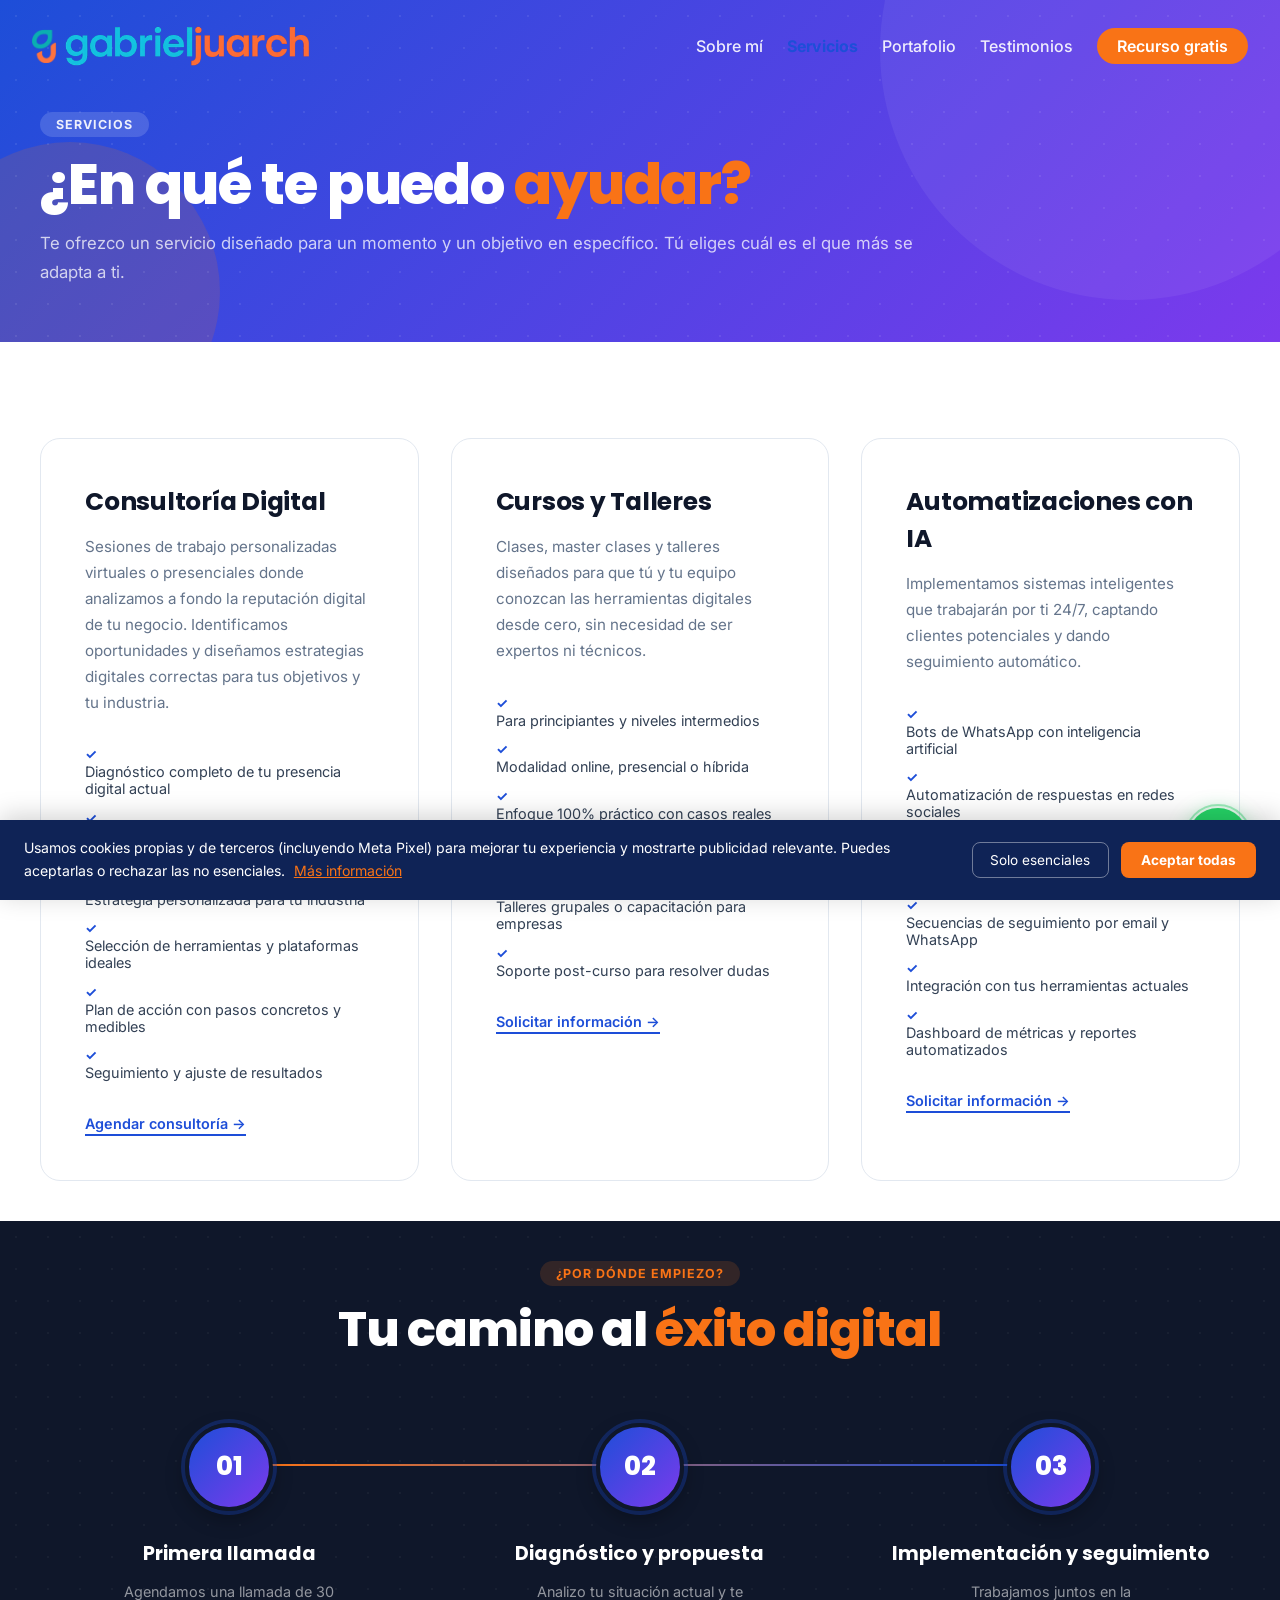
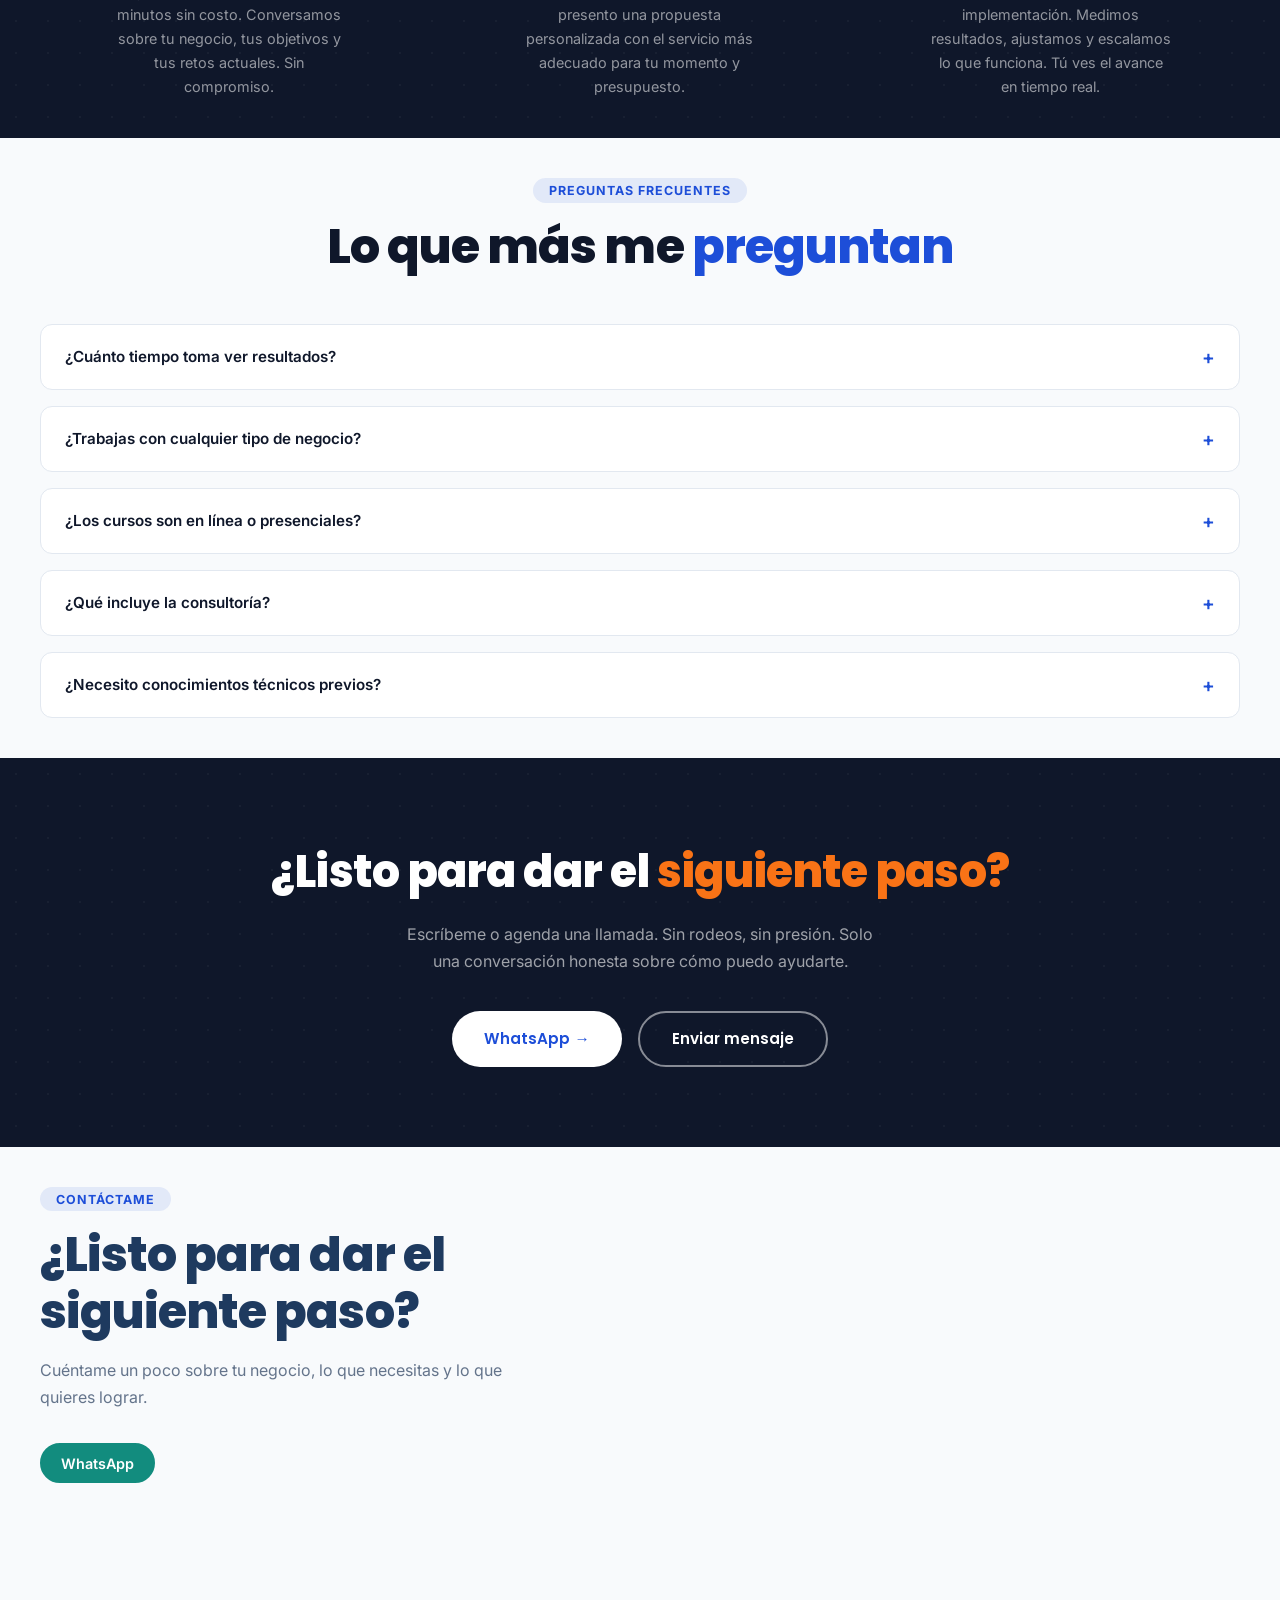
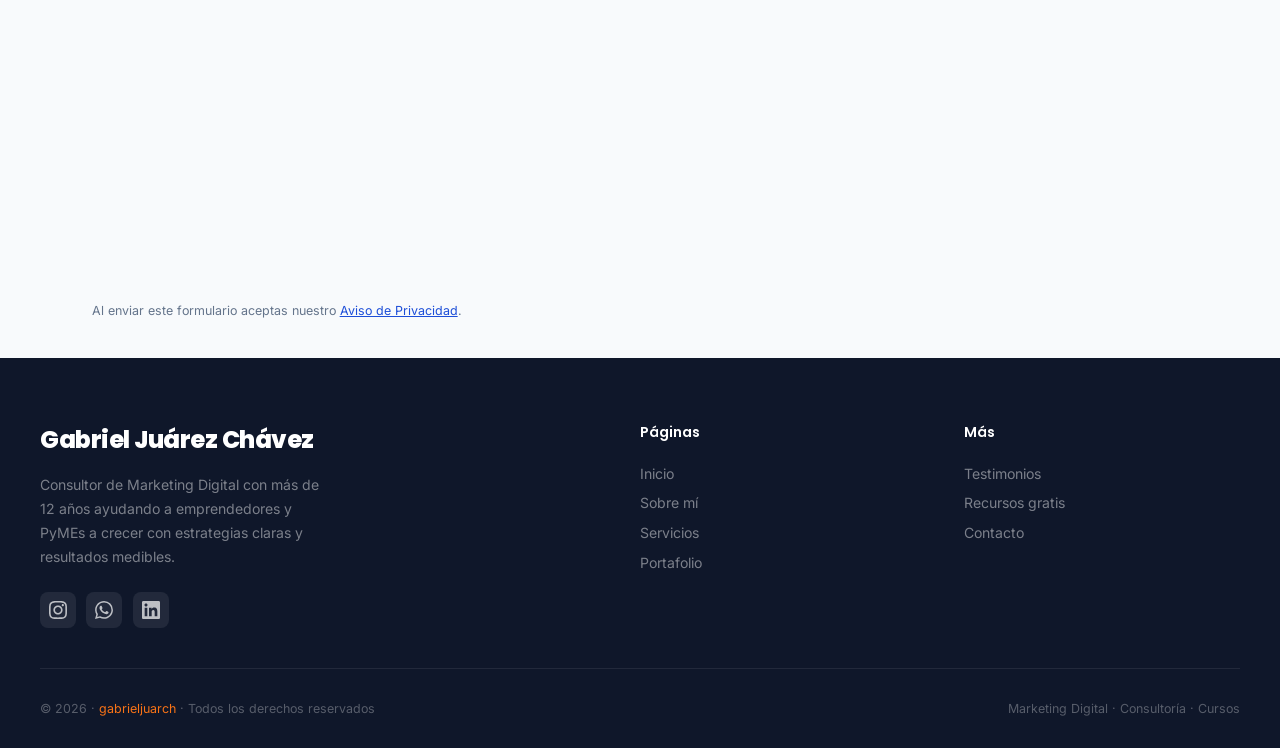
<file: servicios.html>
<!DOCTYPE html>
<html lang="es">
<head>
    <!-- Google tag (gtag.js) -->
<script async src="https://www.googletagmanager.com/gtag/js?id=G-J986F1T19Y"></script>
<script>
  window.dataLayer = window.dataLayer || [];
  function gtag(){dataLayer.push(arguments);}
  gtag('js', new Date());
  gtag('config', 'G-J986F1T19Y');
</script>
    <meta charset="UTF-8">
    <meta name="viewport" content="width=device-width, initial-scale=1.0">
    <meta name="description" content="Servicios de Gabriel Juárez: Consultoría Digital, Cursos y Talleres, y Automatizaciones con IA para emprendedores y PyMEs.">
    <title>Servicios | Gabriel Juárez</title>
    <link rel="preconnect" href="https://fonts.googleapis.com">
    <link rel="preconnect" href="https://fonts.gstatic.com" crossorigin>
    <link rel="preload" as="style" href="https://fonts.googleapis.com/css2?family=Poppins:wght@400;600;700;800&family=Inter:wght@400;500;600&display=swap">
    <link rel="stylesheet" href="https://fonts.googleapis.com/css2?family=Poppins:wght@400;600;700;800&family=Inter:wght@400;500;600&display=swap" media="print" onload="this.media='all'">
    <noscript><link rel="stylesheet" href="https://fonts.googleapis.com/css2?family=Poppins:wght@400;600;700;800&family=Inter:wght@400;500;600&display=swap"></noscript>
    <link rel="icon" type="image/png" href="favicon.png">
    <link rel="stylesheet" href="styles.css">
    <link rel="canonical" href="https://gabrieljuarch.com/servicios.html">
    <meta property="og:type" content="website">
    <meta property="og:url" content="https://gabrieljuarch.com/servicios.html">
    <meta property="og:title" content="Servicios | Gabriel Juárez">
    <meta property="og:description" content="Servicios de Gabriel Juárez: Consultoría Digital, Cursos y Talleres, y Automatizaciones con IA para emprendedores y PyMEs.">
    <meta property="og:image" content="https://gabrieljuarch.com/gjc1.webp">
    <meta property="og:locale" content="es_MX">
    <meta name="twitter:card" content="summary_large_image">
    <meta name="twitter:title" content="Servicios | Gabriel Juárez">
    <meta name="twitter:description" content="Servicios de Gabriel Juárez: Consultoría Digital, Cursos y Talleres, y Automatizaciones con IA para emprendedores y PyMEs.">
</head>
<body>

<nav class="nav scrolled" id="nav">
    <a href="index.html" class="nav-logo"><img src="gabrieljuarch 2025.webp" alt="Gabriel Juárez" class="logo-icon" width="40" height="40"><img src="texto gabrieljuarch.webp" alt="gabrieljuarch" class="logo-text" width="140" height="32"></a>
    
    <ul class="nav-links">
        <li><a href="sobre-mi.html">Sobre mí</a></li>
        <li><a href="servicios.html" style="color:var(--primary);font-weight:700;">Servicios</a></li>
        <li><a href="portafolio.html">Portafolio</a></li>
        <li><a href="testimonios.html">Testimonios</a></li>
        
        <li><a href="recursos.html" class="nav-cta">Recurso gratis</a></li>
    </ul>
    <button class="hamburger" id="ham" aria-label="Menú" onclick="toggleNav()"><span></span><span></span><span></span></button>
</nav>

<div class="mobile-nav" id="mobileNav">
    <button class="mobile-close" onclick="toggleNav()">✕</button>
    <a href="index.html" onclick="toggleNav()">Inicio</a>
    <a href="sobre-mi.html" onclick="toggleNav()">Sobre mí</a>
    <a href="servicios.html" onclick="toggleNav()">Servicios</a>
    <a href="portafolio.html" onclick="toggleNav()">Portafolio</a>
    <a href="testimonios.html" onclick="toggleNav()">Testimonios</a>
    
    <a href="recursos.html" onclick="toggleNav()">Recurso gratis</a>
</div>

<div class="page-header">
    <div class="page-header-shape ph-shape-1"></div>
    <div class="page-header-shape ph-shape-2"></div>
    <div class="page-header-inner">
        <span class="page-header-tag">Servicios</span>
        <h1>¿En qué te puedo <span>ayudar?</span></h1>
        <p>Te ofrezco un servicio diseñado para un momento y un objetivo en específico. Tú eliges cuál es el que más se adapta a ti.</p>
    </div>
</div>

<!-- SERVICIOS -->
<section class="section services">
    <div class="section-inner">
        <div class="services-grid">
            <div class="service-card reveal d1">
                <h3>Consultoría Digital</h3>
                <p>Sesiones de trabajo personalizadas virtuales o presenciales donde analizamos a fondo la reputación digital de tu negocio. Identificamos oportunidades y diseñamos estrategias digitales correctas para tus objetivos y tu industria.</p>
                <ul class="service-bullets">
                    <li><span class="bullet-check">✓</span><span class="service-bullet">Diagnóstico completo de tu presencia digital actual</span></li>
                    <li><span class="bullet-check">✓</span><span class="service-bullet">Análisis de competencia y posicionamiento</span></li>
                    <li><span class="bullet-check">✓</span><span class="service-bullet">Estrategia personalizada para tu industria</span></li>
                    <li><span class="bullet-check">✓</span><span class="service-bullet">Selección de herramientas y plataformas ideales</span></li>
                    <li><span class="bullet-check">✓</span><span class="service-bullet">Plan de acción con pasos concretos y medibles</span></li>
                    <li><span class="bullet-check">✓</span><span class="service-bullet">Seguimiento y ajuste de resultados</span></li>
                </ul>
                <a href="recursos.html#contacto" class="service-link">Agendar consultoría →</a>
            </div>
            <div class="service-card reveal d2">
                <h3>Cursos y Talleres</h3>
                <p>Clases, master clases y talleres diseñados para que tú y tu equipo conozcan las herramientas digitales desde cero, sin necesidad de ser expertos ni técnicos.</p>
                <ul class="service-bullets">
                    <li><span class="bullet-check">✓</span><span class="service-bullet">Para principiantes y niveles intermedios</span></li>
                    <li><span class="bullet-check">✓</span><span class="service-bullet">Modalidad online, presencial o híbrida</span></li>
                    <li><span class="bullet-check">✓</span><span class="service-bullet">Enfoque 100% práctico con casos reales</span></li>
                    <li><span class="bullet-check">✓</span><span class="service-bullet">Materiales, guías y recursos incluidos</span></li>
                    <li><span class="bullet-check">✓</span><span class="service-bullet">Talleres grupales o capacitación para empresas</span></li>
                    <li><span class="bullet-check">✓</span><span class="service-bullet">Soporte post-curso para resolver dudas</span></li>
                </ul>
                <a href="recursos.html#contacto" class="service-link">Solicitar información →</a>
            </div>
            <div class="service-card reveal d3">
                <h3>Automatizaciones con IA</h3>
                <p>Implementamos sistemas inteligentes que trabajarán por ti 24/7, captando clientes potenciales y dando seguimiento automático.</p>
                <ul class="service-bullets">
                    <li><span class="bullet-check">✓</span><span class="service-bullet">Bots de WhatsApp con inteligencia artificial</span></li>
                    <li><span class="bullet-check">✓</span><span class="service-bullet">Automatización de respuestas en redes sociales</span></li>
                    <li><span class="bullet-check">✓</span><span class="service-bullet">Captación y calificación automática de leads</span></li>
                    <li><span class="bullet-check">✓</span><span class="service-bullet">Secuencias de seguimiento por email y WhatsApp</span></li>
                    <li><span class="bullet-check">✓</span><span class="service-bullet">Integración con tus herramientas actuales</span></li>
                    <li><span class="bullet-check">✓</span><span class="service-bullet">Dashboard de métricas y reportes automatizados</span></li>
                </ul>
                <a href="recursos.html#contacto" class="service-link">Solicitar información →</a>
            </div>
        </div>
    </div>
</section>

<!-- CÓMO FUNCIONA -->
<section class="section journey">
    <div class="journey-pattern"></div>
    <div class="section-inner" style="position:relative;z-index:1;">
        <div class="text-center reveal">
            <span class="section-tag">¿Por dónde empiezo?</span>
            <h2 class="section-title">Tu camino al <span style="color:var(--accent)">éxito digital</span></h2>
        </div>
        <div class="journey-steps">
            <div class="journey-connector"></div>
            <div class="journey-step reveal d1">
                <div class="step-circle">01</div>
                <h3>Primera llamada</h3>
                <p>Agendamos una llamada de 30 minutos sin costo. Conversamos sobre tu negocio, tus objetivos y tus retos actuales. Sin compromiso.</p>
            </div>
            <div class="journey-step reveal d2">
                <div class="step-circle">02</div>
                <h3>Diagnóstico y propuesta</h3>
                <p>Analizo tu situación actual y te presento una propuesta personalizada con el servicio más adecuado para tu momento y presupuesto.</p>
            </div>
            <div class="journey-step reveal d3">
                <div class="step-circle">03</div>
                <h3>Implementación y seguimiento</h3>
                <p>Trabajamos juntos en la implementación. Medimos resultados, ajustamos y escalamos lo que funciona. Tú ves el avance en tiempo real.</p>
            </div>
        </div>
    </div>
</section>

<!-- FAQ -->
<section class="section" style="background:var(--surface);">
    <div class="section-inner">
        <div class="text-center reveal">
            <span class="section-tag">Preguntas frecuentes</span>
            <h2 class="section-title">Lo que más me <span>preguntan</span></h2>
        </div>
        <div class="faq-list">
            <div class="faq-item">
                <div class="faq-question" onclick="toggleFaq(this)">¿Cuánto tiempo toma ver resultados? <span class="faq-icon">+</span></div>
                <div class="faq-answer"><p>Depende del servicio y de tu punto de partida. En consultoría, los primeros cambios se ven entre 30 y 60 días. Con automatizaciones, el impacto es casi inmediato. Lo importante es empezar con expectativas realistas y métricas claras desde el primer día.</p></div>
            </div>
            <div class="faq-item">
                <div class="faq-question" onclick="toggleFaq(this)">¿Trabajas con cualquier tipo de negocio? <span class="faq-icon">+</span></div>
                <div class="faq-answer"><p>Sí. He trabajado con tiendas, restaurantes, despachos, clínicas, consultores, agencias, instituciones educativas y más. La estrategia digital funciona para cualquier negocio — lo que cambia es la táctica y las herramientas.</p></div>
            </div>
            <div class="faq-item">
                <div class="faq-question" onclick="toggleFaq(this)">¿Los cursos son en línea o presenciales? <span class="faq-icon">+</span></div>
                <div class="faq-answer"><p>Ambas opciones están disponibles. Tengo cursos grabados que puedes tomar a tu ritmo, talleres en vivo por Zoom o Meet, y capacitaciones presenciales para empresas y equipos. Dime qué te funciona mejor y lo adaptamos.</p></div>
            </div>
            <div class="faq-item">
                <div class="faq-question" onclick="toggleFaq(this)">¿Qué incluye la consultoría? <span class="faq-icon">+</span></div>
                <div class="faq-answer"><p>Incluye sesiones de trabajo, diagnóstico de tu presencia digital, estrategia personalizada, plan de acción con pasos concretos y acceso a mis recursos y herramientas. El número de sesiones y la duración depende del paquete que elijas.</p></div>
            </div>
            <div class="faq-item">
                <div class="faq-question" onclick="toggleFaq(this)">¿Necesito conocimientos técnicos previos? <span class="faq-icon">+</span></div>
                <div class="faq-answer"><p>No. Mis servicios están diseñados para personas sin conocimientos técnicos. Si ya tienes experiencia, adaptamos el nivel. Lo importante es que al terminar puedas aplicar lo aprendido sin depender de nadie más.</p></div>
            </div>
        </div>
    </div>
</section>

<div class="cta-section">
    <div class="section-inner">
        <h2>¿Listo para dar el <span style="color:var(--accent);">siguiente paso?</span></h2>
        <p>Escríbeme o agenda una llamada. Sin rodeos, sin presión. Solo una conversación honesta sobre cómo puedo ayudarte.</p>
        <div class="cta-buttons">
            <a href="https://wa.me/5214771367294" class="btn btn-white" target="_blank" rel="noopener">WhatsApp →</a>
            <a href="recursos.html#contacto" class="btn btn-outline">Enviar mensaje</a>
        </div>
    </div>
</div>

<!-- CONTACTO -->
<section class="section contact-home" id="contacto">
    <div class="section-inner">
        <div class="contact-home-wrap">
            <div class="contact-home-text reveal">
                <span class="section-tag">Contáctame</span>
                <h2 class="section-title" style="color:#1e3a5f;">¿Listo para dar el siguiente paso?</h2>
                <p>Cuéntame un poco sobre tu negocio, lo que necesitas y lo que quieres lograr.</p>
                <div class="contact-methods-mini">
                    <a href="https://wa.me/5214771367294" target="_blank" rel="noopener" class="cm-mini cm-wa">WhatsApp</a>
                </div>
            </div>
            <iframe src="https://app.dforms.ai/m4r8d4/f/contacto-2" style="width:100%;min-height:640px;border:none;border-radius:12px;" title="Formulario de contacto" loading="lazy"></iframe>
            <p style="font-size:0.78rem;color:var(--text-light);margin-top:0.75rem;text-align:center;">Al enviar este formulario aceptas nuestro <a href="aviso-privacidad.html" target="_blank" style="color:var(--primary);text-decoration:underline;">Aviso de Privacidad</a>.</p>
        </div>
    </div>
</section>

<footer>
    <div class="footer-inner">
        <div class="footer-top">
            <div class="footer-brand">
                <div class="footer-logo">Gabriel Juárez Chávez</div>
                <p>Consultor de Marketing Digital con más de 12 años ayudando a emprendedores y PyMEs a crecer con estrategias claras y resultados medibles.</p>
                <div class="footer-social">
                    <a href="https://www.instagram.com/gabrieljuarch/" class="social-btn" target="_blank" rel="noopener"><svg xmlns="http://www.w3.org/2000/svg" viewBox="0 0 24 24" fill="currentColor" width="18" height="18"><path d="M12 2.163c3.204 0 3.584.012 4.85.07 3.252.148 4.771 1.691 4.919 4.919.058 1.265.069 1.645.069 4.849 0 3.205-.012 3.584-.069 4.849-.149 3.225-1.664 4.771-4.919 4.919-1.266.058-1.644.07-4.85.07-3.204 0-3.584-.012-4.849-.07-3.26-.149-4.771-1.699-4.919-4.92-.058-1.265-.07-1.644-.07-4.849 0-3.204.013-3.583.07-4.849.149-3.227 1.664-4.771 4.919-4.919 1.266-.057 1.645-.069 4.849-.069zm0-2.163c-3.259 0-3.667.014-4.947.072-4.358.2-6.78 2.618-6.98 6.98-.059 1.281-.073 1.689-.073 4.948 0 3.259.014 3.668.072 4.948.2 4.358 2.618 6.78 6.98 6.98 1.281.058 1.689.072 4.948.072 3.259 0 3.668-.014 4.948-.072 4.354-.2 6.782-2.618 6.979-6.98.059-1.28.073-1.689.073-4.948 0-3.259-.014-3.667-.072-4.947-.196-4.354-2.617-6.78-6.979-6.98-1.281-.059-1.69-.073-4.949-.073zm0 5.838c-3.403 0-6.162 2.759-6.162 6.162s2.759 6.163 6.162 6.163 6.162-2.759 6.162-6.163c0-3.403-2.759-6.162-6.162-6.162zm0 10.162c-2.209 0-4-1.79-4-4 0-2.209 1.791-4 4-4s4 1.791 4 4c0 2.21-1.791 4-4 4zm6.406-11.845c-.796 0-1.441.645-1.441 1.44s.645 1.44 1.441 1.44c.795 0 1.439-.645 1.439-1.44s-.644-1.44-1.439-1.44z"/></svg></a>
                    <a href="https://wa.me/5214771367294" class="social-btn" target="_blank" rel="noopener"><svg xmlns="http://www.w3.org/2000/svg" viewBox="0 0 24 24" fill="currentColor" width="18" height="18"><path d="M17.472 14.382c-.297-.149-1.758-.867-2.03-.967-.273-.099-.471-.148-.67.15-.197.297-.767.966-.94 1.164-.173.199-.347.223-.644.075-.297-.15-1.255-.463-2.39-1.475-.883-.788-1.48-1.761-1.653-2.059-.173-.297-.018-.458.13-.606.134-.133.298-.347.446-.52.149-.174.198-.298.298-.497.099-.198.05-.371-.025-.52-.075-.149-.669-1.612-.916-2.207-.242-.579-.487-.5-.669-.51-.173-.008-.371-.01-.57-.01-.198 0-.52.074-.792.372-.272.297-1.04 1.016-1.04 2.479 0 1.462 1.065 2.875 1.213 3.074.149.198 2.096 3.2 5.077 4.487.709.306 1.262.489 1.694.625.712.227 1.36.195 1.871.118.571-.085 1.758-.719 2.006-1.413.248-.694.248-1.289.173-1.413-.074-.124-.272-.198-.57-.347m-5.421 7.403h-.004a9.87 9.87 0 01-5.031-1.378l-.361-.214-3.741.982.998-3.648-.235-.374a9.86 9.86 0 01-1.51-5.26c.001-5.45 4.436-9.884 9.888-9.884 2.64 0 5.122 1.03 6.988 2.898a9.825 9.825 0 012.893 6.994c-.003 5.45-4.437 9.884-9.885 9.884m8.413-18.297A11.815 11.815 0 0012.05 0C5.495 0 .16 5.335.157 11.892c0 2.096.547 4.142 1.588 5.945L.057 24l6.305-1.654a11.882 11.882 0 005.683 1.448h.005c6.554 0 11.89-5.335 11.893-11.893a11.821 11.821 0 00-3.48-8.413z"/></svg></a>
                    <a href="https://www.linkedin.com/in/gabrieljuarch/" class="social-btn" target="_blank" rel="noopener"><svg xmlns="http://www.w3.org/2000/svg" viewBox="0 0 24 24" fill="currentColor" width="18" height="18"><path d="M20.447 20.452h-3.554v-5.569c0-1.328-.027-3.037-1.852-3.037-1.853 0-2.136 1.445-2.136 2.939v5.667H9.351V9h3.414v1.561h.046c.477-.9 1.637-1.85 3.37-1.85 3.601 0 4.267 2.37 4.267 5.455v6.286zM5.337 7.433c-1.144 0-2.063-.926-2.063-2.065 0-1.138.92-2.063 2.063-2.063 1.14 0 2.064.925 2.064 2.063 0 1.139-.925 2.065-2.064 2.065zm1.782 13.019H3.555V9h3.564v11.452zM22.225 0H1.771C.792 0 0 .774 0 1.729v20.542C0 23.227.792 24 1.771 24h20.451C23.2 24 24 23.227 24 22.271V1.729C24 .774 23.2 0 22.222 0h.003z"/></svg></a>
                </div>
            </div>
            <div class="footer-col">
                <h4>Páginas</h4>
                <ul class="footer-links">
                    <li><a href="index.html">Inicio</a></li>
                    <li><a href="sobre-mi.html">Sobre mí</a></li>
                    <li><a href="servicios.html">Servicios</a></li>
                    <li><a href="portafolio.html">Portafolio</a></li>
                </ul>
            </div>
            <div class="footer-col">
                <h4>Más</h4>
                <ul class="footer-links">
                    <li><a href="testimonios.html">Testimonios</a></li>
                    
                    <li><a href="recursos.html">Recursos gratis</a></li>
                    <li><a href="recursos.html#contacto">Contacto</a></li>
                </ul>
            </div>
        </div>
        <div class="footer-bottom">
            <span>© 2026 · <a href="index.html" style="color:var(--accent);text-decoration:none;">gabrieljuarch</a> · Todos los derechos reservados</span>
            <span>Marketing Digital · Consultoría · Cursos</span>
        </div>
    </div>
</footer>

<a href="https://wa.me/5214771367294" class="wa-float" target="_blank" rel="noopener"><div class="wa-pulse"></div><svg xmlns="http://www.w3.org/2000/svg" viewBox="0 0 24 24"><path d="M17.472 14.382c-.297-.149-1.758-.867-2.03-.967-.273-.099-.471-.148-.67.15-.197.297-.767.966-.94 1.164-.173.199-.347.223-.644.075-.297-.15-1.255-.463-2.39-1.475-.883-.788-1.48-1.761-1.653-2.059-.173-.297-.018-.458.13-.606.134-.133.298-.347.446-.52.149-.174.198-.298.298-.497.099-.198.05-.371-.025-.52-.075-.149-.669-1.612-.916-2.207-.242-.579-.487-.5-.669-.51-.173-.008-.371-.01-.57-.01-.198 0-.52.074-.792.372-.272.297-1.04 1.016-1.04 2.479 0 1.462 1.065 2.875 1.213 3.074.149.198 2.096 3.2 5.077 4.487.709.306 1.262.489 1.694.625.712.227 1.36.195 1.871.118.571-.085 1.758-.719 2.006-1.413.248-.694.248-1.289.173-1.413-.074-.124-.272-.198-.57-.347m-5.421 7.403h-.004a9.87 9.87 0 01-5.031-1.378l-.361-.214-3.741.982.998-3.648-.235-.374a9.86 9.86 0 01-1.51-5.26c.001-5.45 4.436-9.884 9.888-9.884 2.64 0 5.122 1.03 6.988 2.898a9.825 9.825 0 012.893 6.994c-.003 5.45-4.437 9.884-9.885 9.884m8.413-18.297A11.815 11.815 0 0012.05 0C5.495 0 .16 5.335.157 11.892c0 2.096.547 4.142 1.588 5.945L.057 24l6.305-1.654a11.882 11.882 0 005.683 1.448h.005c6.554 0 11.89-5.335 11.893-11.893a11.821 11.821 0 00-3.48-8.413z"/></svg></a>

<script>
    const nav = document.getElementById('nav');
    window.addEventListener('scroll', () => { nav.classList.toggle('scrolled', window.scrollY > 60); }, { passive: true });
    function toggleNav() {
        document.getElementById('mobileNav').classList.toggle('open');
        document.body.style.overflow = document.getElementById('mobileNav').classList.contains('open') ? 'hidden' : '';
    }
    const revealEls = document.querySelectorAll('.reveal, .reveal-l, .reveal-r');
    const revealObs = new IntersectionObserver((entries) => {
        entries.forEach(e => { if (e.isIntersecting) e.target.classList.add('in'); });
    }, { threshold: 0.1, rootMargin: '0px 0px -40px 0px' });
    revealEls.forEach(el => revealObs.observe(el));
    document.querySelectorAll('img').forEach(function(img){img.addEventListener('contextmenu',function(e){e.preventDefault();});});
    document.getElementById('mobileNav').addEventListener('click', function(e) { if (e.target === this) toggleNav(); });

    function toggleFaq(el) {
        const item = el.parentElement;
        const isOpen = item.classList.contains('open');
        document.querySelectorAll('.faq-item').forEach(i => i.classList.remove('open'));
        if (!isOpen) item.classList.add('open');
    }

    function sendPageContact(e, form) {
        e.preventDefault();
        var name = form.pcName.value.trim();
        var phone = form.pcPhone.value.trim();
        var email = form.pcEmail.value.trim();
        var service = form.pcService.value;
        var msg = form.pcMsg.value.trim();
        var text = 'Hola, soy ' + name + '.' +
            (phone ? '%0AWhatsApp: ' + phone + '.' : '') +
            (service ? '%0AServicio: ' + service + '.' : '') +
            '%0ACorreo: ' + email + '.' +
            '%0AMensaje: ' + msg;
        window.open('https://wa.me/5214771367294?text=' + text, '_blank');
        form.reset();
    }
</script>

<!-- COOKIE BANNER -->
<div id="cookieBanner" style="display:none;position:fixed;bottom:0;left:0;right:0;z-index:9999;background:#0f2356;color:#fff;padding:1.1rem 1.5rem;align-items:center;justify-content:space-between;gap:1rem;flex-wrap:wrap;box-shadow:0 -4px 24px rgba(0,0,0,0.18);">
    <p style="margin:0;font-size:0.88rem;line-height:1.6;flex:1;min-width:200px;">
        Usamos cookies propias y de terceros (incluyendo Meta Pixel) para mejorar tu experiencia y mostrarte publicidad relevante. Puedes aceptarlas o rechazar las no esenciales.
        <a href="aviso-privacidad.html#cookies" style="color:#f97316;text-decoration:underline;margin-left:0.3rem;">Más información</a>
    </p>
    <div style="display:flex;gap:0.75rem;flex-shrink:0;">
        <button onclick="setCookies('reject')" style="background:transparent;border:1.5px solid rgba(255,255,255,0.4);color:#fff;padding:0.55rem 1.1rem;border-radius:8px;cursor:pointer;font-size:0.85rem;font-family:'Inter',sans-serif;">Solo esenciales</button>
        <button onclick="setCookies('accept')" style="background:#f97316;border:none;color:#fff;padding:0.55rem 1.25rem;border-radius:8px;cursor:pointer;font-size:0.85rem;font-weight:700;font-family:'Inter',sans-serif;">Aceptar todas</button>
    </div>
</div>
<script>
(function(){
    var consent = localStorage.getItem('gjc_cookies');
    if (!consent) {
        document.getElementById('cookieBanner').style.display = 'flex';
    }
})();
function setCookies(choice) {
    try { localStorage.setItem('gjc_cookies', choice); } catch(e){}
    document.getElementById('cookieBanner').style.display = 'none';
}
</script>

</body>
</html>
</file>
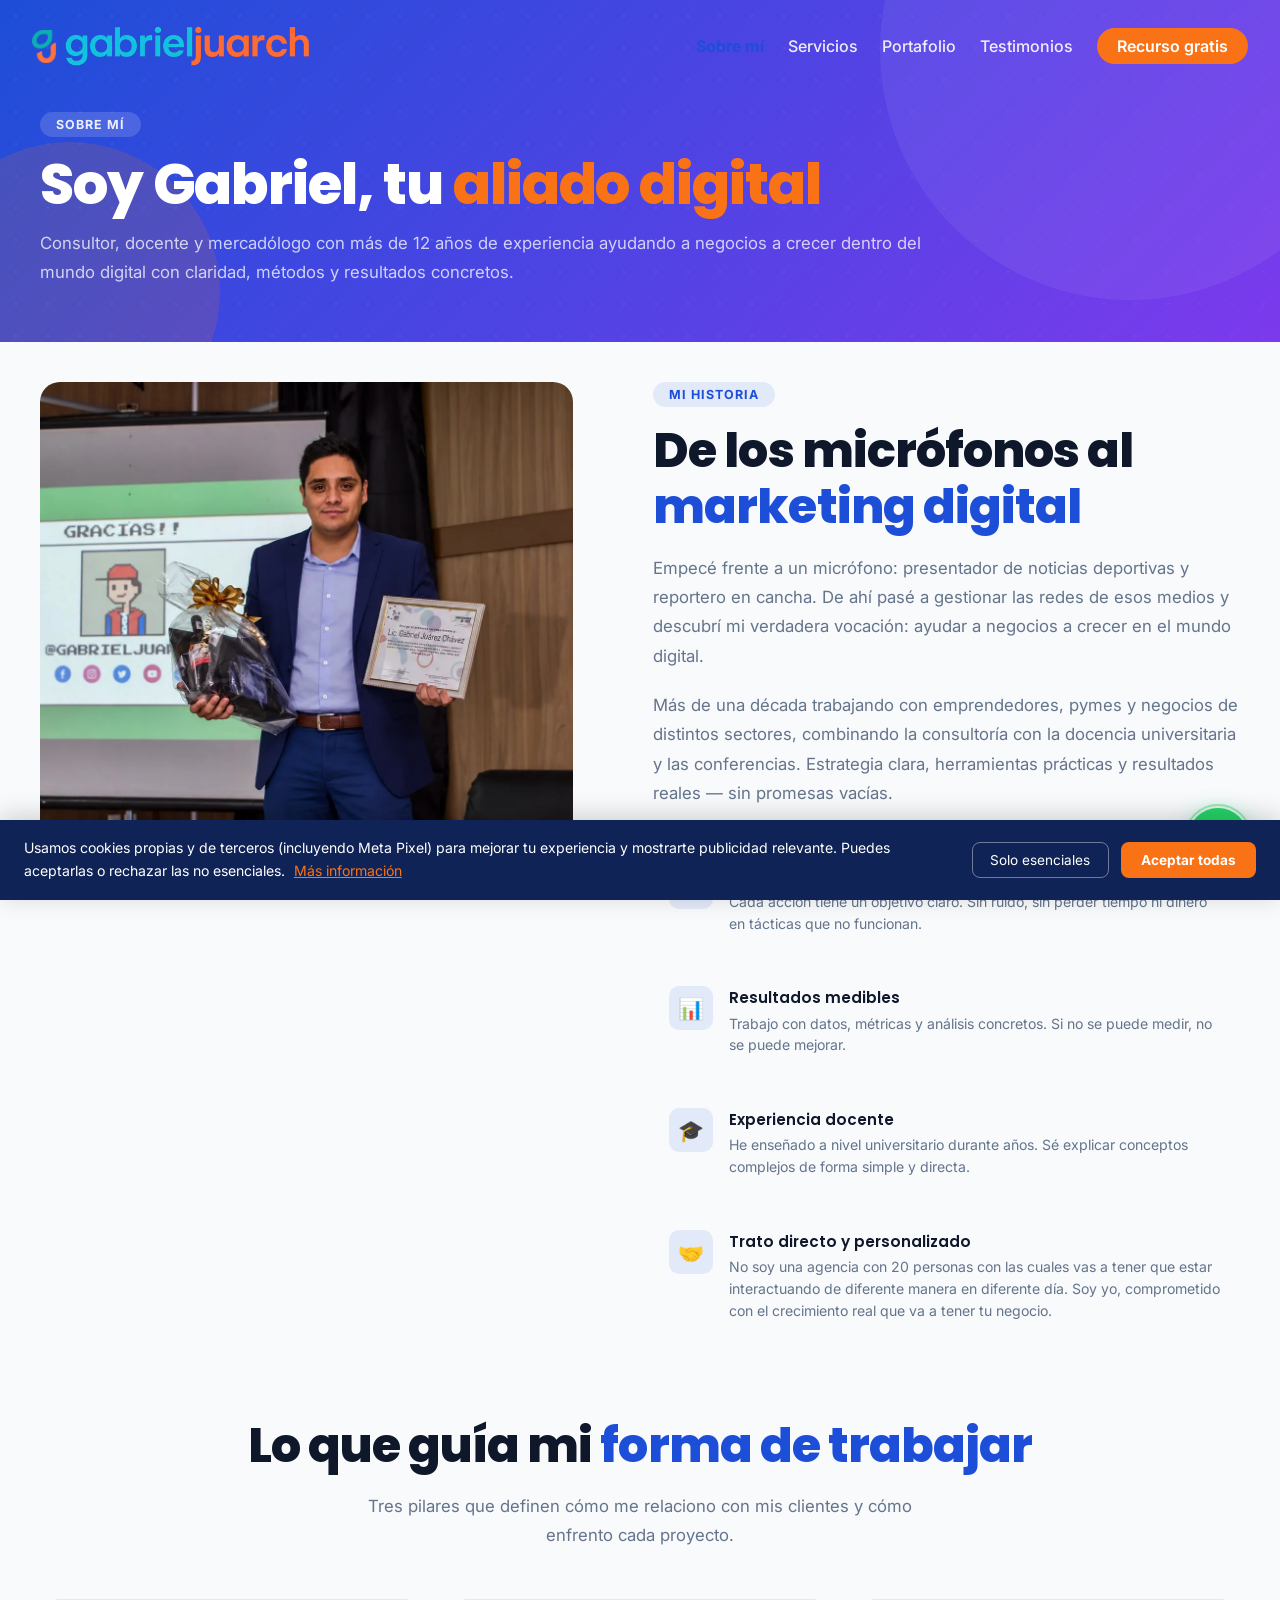
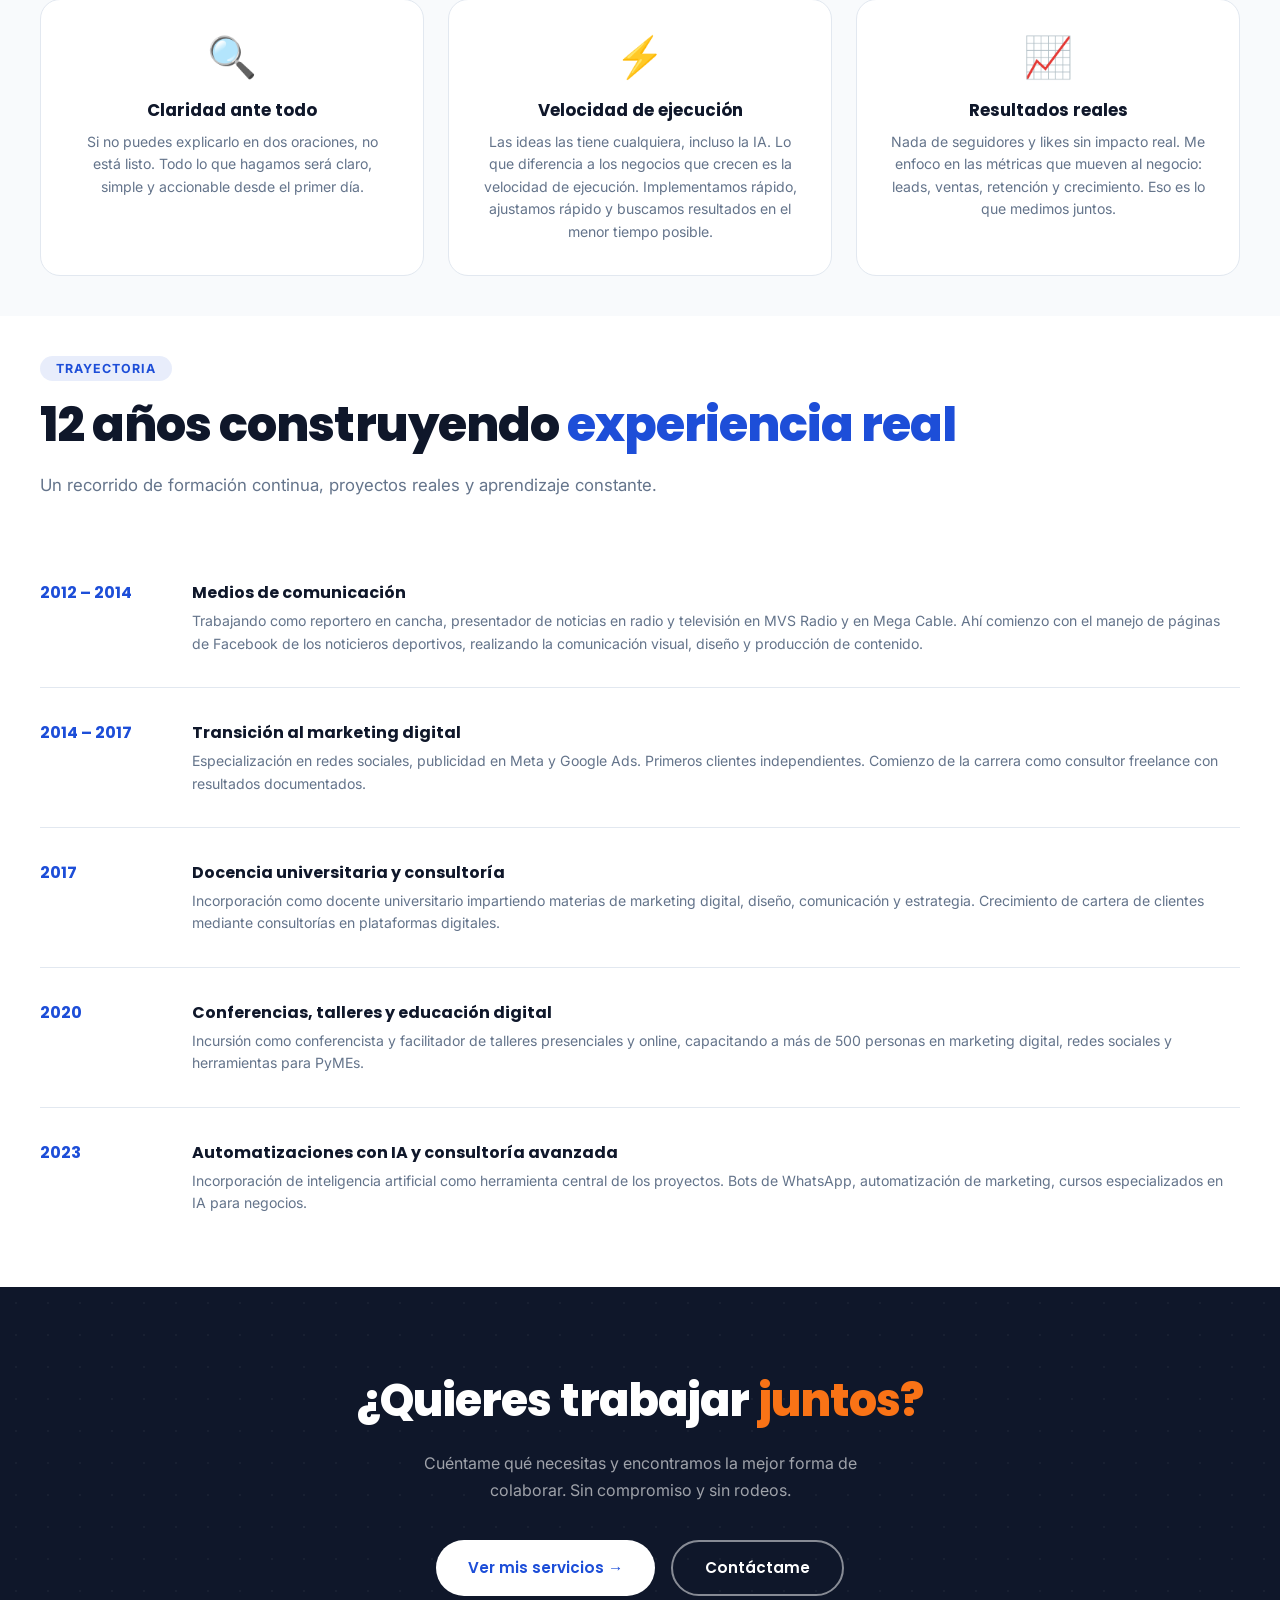
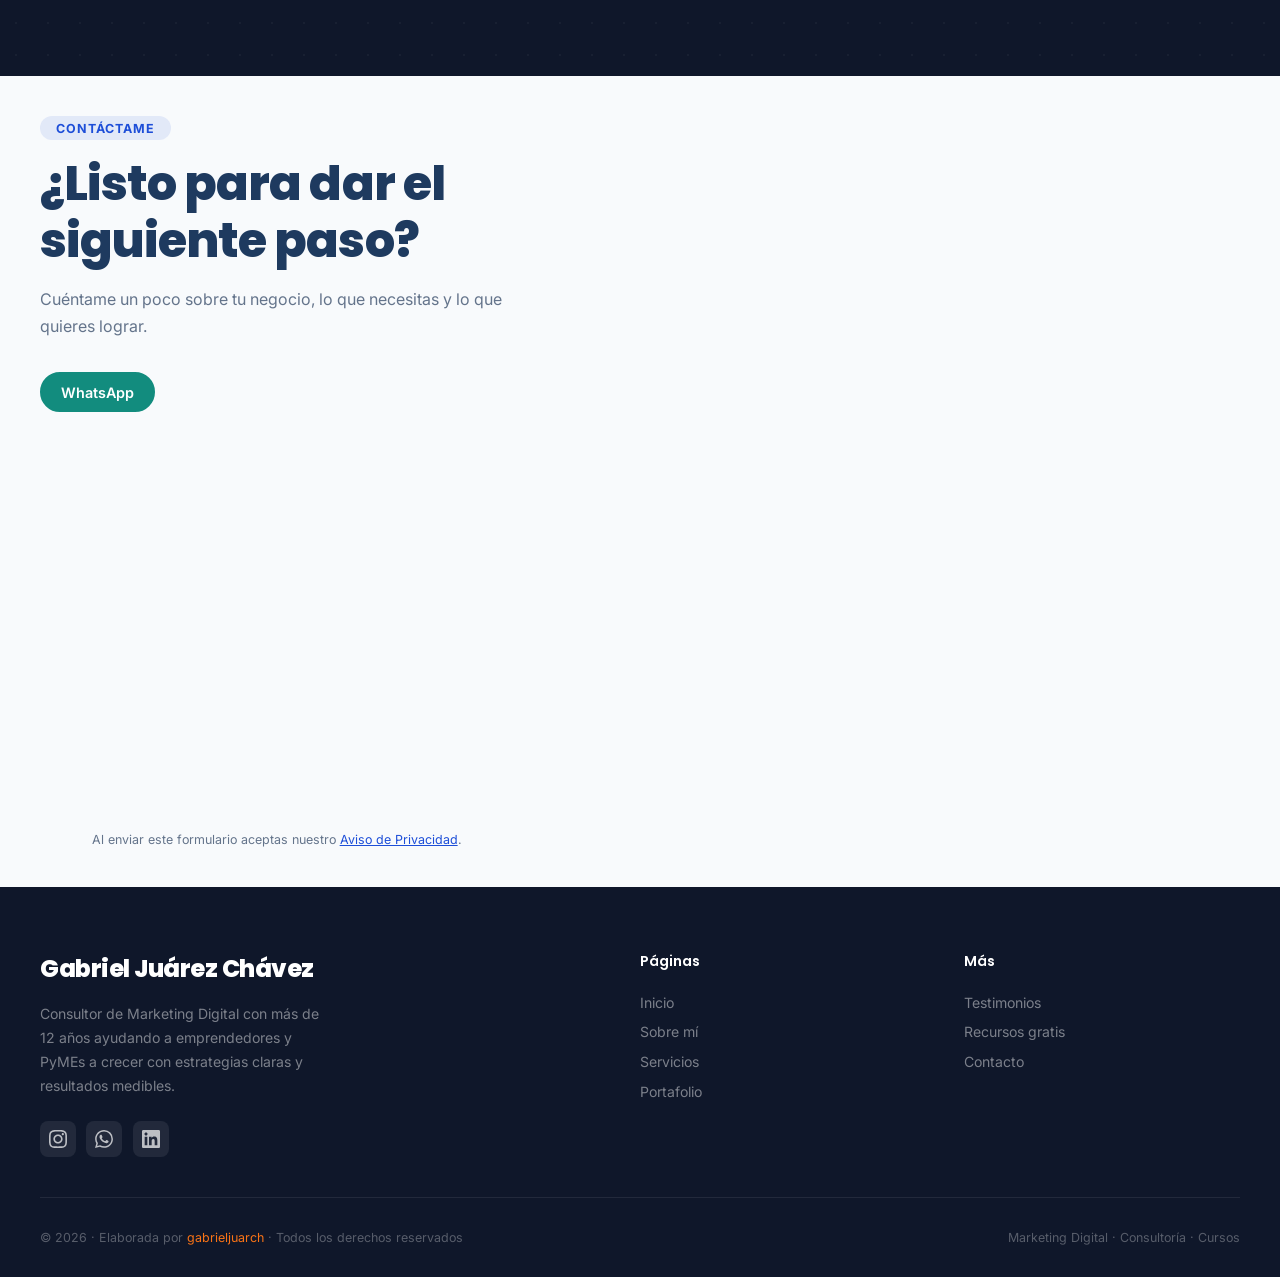
<file: sobre-mi.html>
<!DOCTYPE html>
<html lang="es">
<head>
    <!-- Google tag (gtag.js) -->
<script async src="https://www.googletagmanager.com/gtag/js?id=G-J986F1T19Y"></script>
<script>
  window.dataLayer = window.dataLayer || [];
  function gtag(){dataLayer.push(arguments);}
  gtag('js', new Date());
  gtag('config', 'G-J986F1T19Y');
</script>
    <meta charset="UTF-8">
    <meta name="viewport" content="width=device-width, initial-scale=1.0">
    <meta name="description" content="Conoce a Gabriel Juárez – Consultor de Marketing Digital con 12+ años de experiencia en estrategia digital, docencia y crecimiento de PyMEs.">
    <title>Sobre mí | Gabriel Juárez</title>
    <link rel="preconnect" href="https://fonts.googleapis.com">
    <link rel="preconnect" href="https://fonts.gstatic.com" crossorigin>
    <link rel="preload" as="style" href="https://fonts.googleapis.com/css2?family=Poppins:wght@400;600;700;800&family=Inter:wght@400;500;600&display=swap">
    <link rel="stylesheet" href="https://fonts.googleapis.com/css2?family=Poppins:wght@400;600;700;800&family=Inter:wght@400;500;600&display=swap" media="print" onload="this.media='all'">
    <noscript><link rel="stylesheet" href="https://fonts.googleapis.com/css2?family=Poppins:wght@400;600;700;800&family=Inter:wght@400;500;600&display=swap"></noscript>
    <link rel="icon" type="image/png" href="favicon.png">
    <link rel="stylesheet" href="styles.css">
    <link rel="canonical" href="https://gabrieljuarch.com/sobre-mi.html">
    <meta property="og:type" content="website">
    <meta property="og:url" content="https://gabrieljuarch.com/sobre-mi.html">
    <meta property="og:title" content="Sobre mí | Gabriel Juárez">
    <meta property="og:description" content="Conoce a Gabriel Juárez – Consultor de Marketing Digital con 12+ años de experiencia en estrategia digital, docencia y crecimiento de PyMEs.">
    <meta property="og:image" content="https://gabrieljuarch.com/gjc1.webp">
    <meta property="og:locale" content="es_MX">
    <meta name="twitter:card" content="summary_large_image">
    <meta name="twitter:title" content="Sobre mí | Gabriel Juárez">
    <meta name="twitter:description" content="Conoce a Gabriel Juárez – Consultor de Marketing Digital con 12+ años de experiencia en estrategia digital, docencia y crecimiento de PyMEs.">
</head>
<body>

<nav class="nav scrolled" id="nav">
    <a href="index.html" class="nav-logo">
        <img src="gabrieljuarch 2025.webp" alt="Gabriel Juárez" class="logo-icon" width="40" height="40"><img src="texto gabrieljuarch.webp" alt="gabrieljuarch" class="logo-text" width="140" height="32">
    </a>
    <ul class="nav-links">
        <li><a href="sobre-mi.html" style="color:var(--primary);font-weight:700;">Sobre mí</a></li>
        <li><a href="servicios.html">Servicios</a></li>
        <li><a href="portafolio.html">Portafolio</a></li>
        <li><a href="testimonios.html">Testimonios</a></li>
        
        <li><a href="recursos.html" class="nav-cta">Recurso gratis</a></li>
    </ul>
    <button class="hamburger" id="ham" aria-label="Menú" onclick="toggleNav()">
        <span></span><span></span><span></span>
    </button>
</nav>

<div class="mobile-nav" id="mobileNav">
    <button class="mobile-close" onclick="toggleNav()">✕</button>
    <a href="index.html" onclick="toggleNav()">Inicio</a>
    <a href="sobre-mi.html" onclick="toggleNav()">Sobre mí</a>
    <a href="servicios.html" onclick="toggleNav()">Servicios</a>
    <a href="portafolio.html" onclick="toggleNav()">Portafolio</a>
    <a href="testimonios.html" onclick="toggleNav()">Testimonios</a>
    
    <a href="recursos.html" onclick="toggleNav()">Recurso gratis</a>
</div>

<div class="page-header">
    <div class="page-header-shape ph-shape-1"></div>
    <div class="page-header-shape ph-shape-2"></div>
    <div class="page-header-inner">
        <span class="page-header-tag">Sobre mí</span>
        <h1>Soy Gabriel, tu <span>aliado digital</span></h1>
        <p>Consultor, docente y mercadólogo con más de 12 años de experiencia ayudando a negocios a crecer dentro del mundo digital con claridad, métodos y resultados concretos.</p>
    </div>
</div>

<!-- ABOUT PRINCIPAL -->
<section class="section about">
    <div class="section-inner">
        <div class="about-grid">
            <div class="about-visual reveal-l">
                <div class="about-photo-placeholder" style="background-image:url('gjc1.webp'); background-size:cover; background-position:center top; border:none;"></div>
            </div>
            <div class="reveal-r">
                <span class="section-tag">Mi historia</span>
                <h2 class="section-title">De los micrófonos al <span>marketing digital</span></h2>
                <p class="section-subtitle">Empecé frente a un micrófono: presentador de noticias deportivas y reportero en cancha. De ahí pasé a gestionar las redes de esos medios y descubrí mi verdadera vocación: ayudar a negocios a crecer en el mundo digital.</p>
                <div class="about-mobile-photo">
                    <img src="gjc1.webp" alt="Gabriel Juárez" draggable="false" width="400" height="220">
                </div>
                <p style="color:var(--text-light);font-size:1.05rem;line-height:1.75;margin-top:1.25rem;">Más de una década trabajando con emprendedores, pymes y negocios de distintos sectores, combinando la consultoría con la docencia universitaria y las conferencias. Estrategia clara, herramientas prácticas y resultados reales — sin promesas vacías.</p>
                <div class="about-features">
                    <div class="feature-item">
                        <div class="feature-icon">🎯</div>
                        <div class="feature-content">
                            <h4>Estrategia con propósito</h4>
                            <p>Cada acción tiene un objetivo claro. Sin ruido, sin perder tiempo ni dinero en tácticas que no funcionan.</p>
                        </div>
                    </div>
                    <div class="feature-item">
                        <div class="feature-icon">📊</div>
                        <div class="feature-content">
                            <h4>Resultados medibles</h4>
                            <p>Trabajo con datos, métricas y análisis concretos. Si no se puede medir, no se puede mejorar.</p>
                        </div>
                    </div>
                    <div class="feature-item">
                        <div class="feature-icon">🎓</div>
                        <div class="feature-content">
                            <h4>Experiencia docente</h4>
                            <p>He enseñado a nivel universitario durante años. Sé explicar conceptos complejos de forma simple y directa.</p>
                        </div>
                    </div>
                    <div class="feature-item">
                        <div class="feature-icon">🤝</div>
                        <div class="feature-content">
                            <h4>Trato directo y personalizado</h4>
                            <p>No soy una agencia con 20 personas con las cuales vas a tener que estar interactuando de diferente manera en diferente día. Soy yo, comprometido con el crecimiento real que va a tener tu negocio.</p>
                        </div>
                    </div>
                </div>
            </div>
        </div>
    </div>
</section>

<!-- VALORES -->
<section class="section" style="background:var(--surface);">
    <div class="section-inner">
        <div class="text-center reveal">
            <h2 class="section-title">Lo que guía mi <span>forma de trabajar</span></h2>
            <p class="section-subtitle">Tres pilares que definen cómo me relaciono con mis clientes y cómo enfrento cada proyecto.</p>
        </div>
        <div class="values-grid">
            <div class="value-card reveal d1">
                <div class="value-icon">🔍</div>
                <h3>Claridad ante todo</h3>
                <p>Si no puedes explicarlo en dos oraciones, no está listo. Todo lo que hagamos será claro, simple y accionable desde el primer día.</p>
            </div>
            <div class="value-card reveal d2">
                <div class="value-icon">⚡</div>
                <h3>Velocidad de ejecución</h3>
                <p>Las ideas las tiene cualquiera, incluso la IA. Lo que diferencia a los negocios que crecen es la velocidad de ejecución. Implementamos rápido, ajustamos rápido y buscamos resultados en el menor tiempo posible.</p>
            </div>
            <div class="value-card reveal d3">
                <div class="value-icon">📈</div>
                <h3>Resultados reales</h3>
                <p>Nada de seguidores y likes sin impacto real. Me enfoco en las métricas que mueven al negocio: leads, ventas, retención y crecimiento. Eso es lo que medimos juntos.</p>
            </div>
        </div>
    </div>
</section>

<!-- TRAYECTORIA -->
<section class="section">
    <div class="section-inner">
        <div class="reveal">
            <span class="section-tag">Trayectoria</span>
            <h2 class="section-title">12 años construyendo <span>experiencia real</span></h2>
            <p class="section-subtitle" style="white-space:nowrap;">Un recorrido de formación continua, proyectos reales y aprendizaje constante.</p>
        </div>
        <div class="timeline">
            <div class="timeline-item reveal">
                <div class="timeline-year">2012 – 2014</div>
                <div class="timeline-content">
                    <h4>Medios de comunicación</h4>
                    <p>Trabajando como reportero en cancha, presentador de noticias en radio y televisión en MVS Radio y en Mega Cable. Ahí comienzo con el manejo de páginas de Facebook de los noticieros deportivos, realizando la comunicación visual, diseño y producción de contenido.</p>
                </div>
            </div>
            <div class="timeline-item reveal">
                <div class="timeline-year">2014 – 2017</div>
                <div class="timeline-content">
                    <h4>Transición al marketing digital</h4>
                    <p>Especialización en redes sociales, publicidad en Meta y Google Ads. Primeros clientes independientes. Comienzo de la carrera como consultor freelance con resultados documentados.</p>
                </div>
            </div>
            <div class="timeline-item reveal">
                <div class="timeline-year">2017</div>
                <div class="timeline-content">
                    <h4>Docencia universitaria y consultoría</h4>
                    <p>Incorporación como docente universitario impartiendo materias de marketing digital, diseño, comunicación y estrategia. Crecimiento de cartera de clientes mediante consultorías en plataformas digitales.</p>
                </div>
            </div>
            <div class="timeline-item reveal">
                <div class="timeline-year">2020</div>
                <div class="timeline-content">
                    <h4>Conferencias, talleres y educación digital</h4>
                    <p>Incursión como conferencista y facilitador de talleres presenciales y online, capacitando a más de 500 personas en marketing digital, redes sociales y herramientas para PyMEs.</p>
                </div>
            </div>
            <div class="timeline-item reveal">
                <div class="timeline-year">2023</div>
                <div class="timeline-content">
                    <h4>Automatizaciones con IA y consultoría avanzada</h4>
                    <p>Incorporación de inteligencia artificial como herramienta central de los proyectos. Bots de WhatsApp, automatización de marketing, cursos especializados en IA para negocios.</p>
                </div>
            </div>
        </div>
    </div>
</section>

<div class="cta-section">
    <div class="section-inner">
        <h2>¿Quieres trabajar <span style="color:var(--accent);">juntos?</span></h2>
        <p>Cuéntame qué necesitas y encontramos la mejor forma de colaborar. Sin compromiso y sin rodeos.</p>
        <div class="cta-buttons">
            <a href="servicios.html" class="btn btn-white">Ver mis servicios →</a>
            <a href="recursos.html#contacto" class="btn btn-outline">Contáctame</a>
        </div>
    </div>
</div>

<!-- CONTACTO -->
<section class="section contact-home" id="contacto">
    <div class="section-inner">
        <div class="contact-home-wrap">
            <div class="contact-home-text reveal">
                <span class="section-tag">Contáctame</span>
                <h2 class="section-title" style="color:#1e3a5f;">¿Listo para dar el siguiente paso?</h2>
                <p>Cuéntame un poco sobre tu negocio, lo que necesitas y lo que quieres lograr.</p>
                <div class="contact-methods-mini">
                    <a href="https://wa.me/5214771367294" target="_blank" rel="noopener" class="cm-mini cm-wa">WhatsApp</a>
                </div>
            </div>
            <iframe src="https://app.dforms.ai/m4r8d4/f/contacto-2" style="width:100%;min-height:640px;border:none;border-radius:12px;" title="Formulario de contacto" loading="lazy"></iframe>
            <p style="font-size:0.78rem;color:var(--text-light);margin-top:0.75rem;text-align:center;">Al enviar este formulario aceptas nuestro <a href="aviso-privacidad.html" target="_blank" style="color:var(--primary);text-decoration:underline;">Aviso de Privacidad</a>.</p>
        </div>
    </div>
</section>

<footer>
    <div class="footer-inner">
        <div class="footer-top">
            <div class="footer-brand">
                <div class="footer-logo">Gabriel Juárez Chávez</div>
                <p>Consultor de Marketing Digital con más de 12 años ayudando a emprendedores y PyMEs a crecer con estrategias claras y resultados medibles.</p>
                <div class="footer-social">
                    <a href="https://www.instagram.com/gabrieljuarch/" class="social-btn" target="_blank" rel="noopener"><svg xmlns="http://www.w3.org/2000/svg" viewBox="0 0 24 24" fill="currentColor" width="18" height="18"><path d="M12 2.163c3.204 0 3.584.012 4.85.07 3.252.148 4.771 1.691 4.919 4.919.058 1.265.069 1.645.069 4.849 0 3.205-.012 3.584-.069 4.849-.149 3.225-1.664 4.771-4.919 4.919-1.266.058-1.644.07-4.85.07-3.204 0-3.584-.012-4.849-.07-3.26-.149-4.771-1.699-4.919-4.92-.058-1.265-.07-1.644-.07-4.849 0-3.204.013-3.583.07-4.849.149-3.227 1.664-4.771 4.919-4.919 1.266-.057 1.645-.069 4.849-.069zm0-2.163c-3.259 0-3.667.014-4.947.072-4.358.2-6.78 2.618-6.98 6.98-.059 1.281-.073 1.689-.073 4.948 0 3.259.014 3.668.072 4.948.2 4.358 2.618 6.78 6.98 6.98 1.281.058 1.689.072 4.948.072 3.259 0 3.668-.014 4.948-.072 4.354-.2 6.782-2.618 6.979-6.98.059-1.28.073-1.689.073-4.948 0-3.259-.014-3.667-.072-4.947-.196-4.354-2.617-6.78-6.979-6.98-1.281-.059-1.69-.073-4.949-.073zm0 5.838c-3.403 0-6.162 2.759-6.162 6.162s2.759 6.163 6.162 6.163 6.162-2.759 6.162-6.163c0-3.403-2.759-6.162-6.162-6.162zm0 10.162c-2.209 0-4-1.79-4-4 0-2.209 1.791-4 4-4s4 1.791 4 4c0 2.21-1.791 4-4 4zm6.406-11.845c-.796 0-1.441.645-1.441 1.44s.645 1.44 1.441 1.44c.795 0 1.439-.645 1.439-1.44s-.644-1.44-1.439-1.44z"/></svg></a>
                    <a href="https://wa.me/5214771367294" class="social-btn" target="_blank" rel="noopener"><svg xmlns="http://www.w3.org/2000/svg" viewBox="0 0 24 24" fill="currentColor" width="18" height="18"><path d="M17.472 14.382c-.297-.149-1.758-.867-2.03-.967-.273-.099-.471-.148-.67.15-.197.297-.767.966-.94 1.164-.173.199-.347.223-.644.075-.297-.15-1.255-.463-2.39-1.475-.883-.788-1.48-1.761-1.653-2.059-.173-.297-.018-.458.13-.606.134-.133.298-.347.446-.52.149-.174.198-.298.298-.497.099-.198.05-.371-.025-.52-.075-.149-.669-1.612-.916-2.207-.242-.579-.487-.5-.669-.51-.173-.008-.371-.01-.57-.01-.198 0-.52.074-.792.372-.272.297-1.04 1.016-1.04 2.479 0 1.462 1.065 2.875 1.213 3.074.149.198 2.096 3.2 5.077 4.487.709.306 1.262.489 1.694.625.712.227 1.36.195 1.871.118.571-.085 1.758-.719 2.006-1.413.248-.694.248-1.289.173-1.413-.074-.124-.272-.198-.57-.347m-5.421 7.403h-.004a9.87 9.87 0 01-5.031-1.378l-.361-.214-3.741.982.998-3.648-.235-.374a9.86 9.86 0 01-1.51-5.26c.001-5.45 4.436-9.884 9.888-9.884 2.64 0 5.122 1.03 6.988 2.898a9.825 9.825 0 012.893 6.994c-.003 5.45-4.437 9.884-9.885 9.884m8.413-18.297A11.815 11.815 0 0012.05 0C5.495 0 .16 5.335.157 11.892c0 2.096.547 4.142 1.588 5.945L.057 24l6.305-1.654a11.882 11.882 0 005.683 1.448h.005c6.554 0 11.89-5.335 11.893-11.893a11.821 11.821 0 00-3.48-8.413z"/></svg></a>
                    <a href="https://www.linkedin.com/in/gabrieljuarch/" class="social-btn" target="_blank" rel="noopener"><svg xmlns="http://www.w3.org/2000/svg" viewBox="0 0 24 24" fill="currentColor" width="18" height="18"><path d="M20.447 20.452h-3.554v-5.569c0-1.328-.027-3.037-1.852-3.037-1.853 0-2.136 1.445-2.136 2.939v5.667H9.351V9h3.414v1.561h.046c.477-.9 1.637-1.85 3.37-1.85 3.601 0 4.267 2.37 4.267 5.455v6.286zM5.337 7.433c-1.144 0-2.063-.926-2.063-2.065 0-1.138.92-2.063 2.063-2.063 1.14 0 2.064.925 2.064 2.063 0 1.139-.925 2.065-2.064 2.065zm1.782 13.019H3.555V9h3.564v11.452zM22.225 0H1.771C.792 0 0 .774 0 1.729v20.542C0 23.227.792 24 1.771 24h20.451C23.2 24 24 23.227 24 22.271V1.729C24 .774 23.2 0 22.222 0h.003z"/></svg></a>
                </div>
            </div>
            <div class="footer-col">
                <h4>Páginas</h4>
                <ul class="footer-links">
                    <li><a href="index.html">Inicio</a></li>
                    <li><a href="sobre-mi.html">Sobre mí</a></li>
                    <li><a href="servicios.html">Servicios</a></li>
                    <li><a href="portafolio.html">Portafolio</a></li>
                </ul>
            </div>
            <div class="footer-col">
                <h4>Más</h4>
                <ul class="footer-links">
                    <li><a href="testimonios.html">Testimonios</a></li>
                    
                    <li><a href="recursos.html">Recursos gratis</a></li>
                    <li><a href="recursos.html#contacto">Contacto</a></li>
                </ul>
            </div>
        </div>
        <div class="footer-bottom">
            <span>© 2026 · Elaborada por <a href="index.html" style="color:var(--accent);text-decoration:none;">gabrieljuarch</a> · Todos los derechos reservados</span>
            <span>Marketing Digital · Consultoría · Cursos</span>
        </div>
    </div>
</footer>

<a href="https://wa.me/5214771367294" class="wa-float" target="_blank" rel="noopener">
    <div class="wa-pulse"></div>
    <svg xmlns="http://www.w3.org/2000/svg" viewBox="0 0 24 24"><path d="M17.472 14.382c-.297-.149-1.758-.867-2.03-.967-.273-.099-.471-.148-.67.15-.197.297-.767.966-.94 1.164-.173.199-.347.223-.644.075-.297-.15-1.255-.463-2.39-1.475-.883-.788-1.48-1.761-1.653-2.059-.173-.297-.018-.458.13-.606.134-.133.298-.347.446-.52.149-.174.198-.298.298-.497.099-.198.05-.371-.025-.52-.075-.149-.669-1.612-.916-2.207-.242-.579-.487-.5-.669-.51-.173-.008-.371-.01-.57-.01-.198 0-.52.074-.792.372-.272.297-1.04 1.016-1.04 2.479 0 1.462 1.065 2.875 1.213 3.074.149.198 2.096 3.2 5.077 4.487.709.306 1.262.489 1.694.625.712.227 1.36.195 1.871.118.571-.085 1.758-.719 2.006-1.413.248-.694.248-1.289.173-1.413-.074-.124-.272-.198-.57-.347m-5.421 7.403h-.004a9.87 9.87 0 01-5.031-1.378l-.361-.214-3.741.982.998-3.648-.235-.374a9.86 9.86 0 01-1.51-5.26c.001-5.45 4.436-9.884 9.888-9.884 2.64 0 5.122 1.03 6.988 2.898a9.825 9.825 0 012.893 6.994c-.003 5.45-4.437 9.884-9.885 9.884m8.413-18.297A11.815 11.815 0 0012.05 0C5.495 0 .16 5.335.157 11.892c0 2.096.547 4.142 1.588 5.945L.057 24l6.305-1.654a11.882 11.882 0 005.683 1.448h.005c6.554 0 11.89-5.335 11.893-11.893a11.821 11.821 0 00-3.48-8.413z"/></svg>
</a>

<script>
    const nav = document.getElementById('nav');
    window.addEventListener('scroll', () => { nav.classList.toggle('scrolled', window.scrollY > 60); }, { passive: true });
    function toggleNav() {
        document.getElementById('mobileNav').classList.toggle('open');
        document.body.style.overflow = document.getElementById('mobileNav').classList.contains('open') ? 'hidden' : '';
    }
    const revealEls = document.querySelectorAll('.reveal, .reveal-l, .reveal-r');
    const revealObs = new IntersectionObserver((entries) => {
        entries.forEach(e => { if (e.isIntersecting) e.target.classList.add('in'); });
    }, { threshold: 0.1, rootMargin: '0px 0px -40px 0px' });
    revealEls.forEach(el => revealObs.observe(el));
    document.querySelectorAll('img').forEach(function(img){img.addEventListener('contextmenu',function(e){e.preventDefault();});});
    document.getElementById('mobileNav').addEventListener('click', function(e) { if (e.target === this) toggleNav(); });

    function sendPageContact(e, form) {
        e.preventDefault();
        var name = form.pcName.value.trim();
        var phone = form.pcPhone.value.trim();
        var email = form.pcEmail.value.trim();
        var service = form.pcService.value;
        var msg = form.pcMsg.value.trim();
        var text = 'Hola, soy ' + name + '.' +
            (phone ? '%0AWhatsApp: ' + phone + '.' : '') +
            (service ? '%0AServicio: ' + service + '.' : '') +
            '%0ACorreo: ' + email + '.' +
            '%0AMensaje: ' + msg;
        window.open('https://wa.me/5214771367294?text=' + text, '_blank');
        form.reset();
    }
</script>

<!-- COOKIE BANNER -->
<div id="cookieBanner" style="display:none;position:fixed;bottom:0;left:0;right:0;z-index:9999;background:#0f2356;color:#fff;padding:1.1rem 1.5rem;align-items:center;justify-content:space-between;gap:1rem;flex-wrap:wrap;box-shadow:0 -4px 24px rgba(0,0,0,0.18);">
    <p style="margin:0;font-size:0.88rem;line-height:1.6;flex:1;min-width:200px;">
        Usamos cookies propias y de terceros (incluyendo Meta Pixel) para mejorar tu experiencia y mostrarte publicidad relevante. Puedes aceptarlas o rechazar las no esenciales.
        <a href="aviso-privacidad.html#cookies" style="color:#f97316;text-decoration:underline;margin-left:0.3rem;">Más información</a>
    </p>
    <div style="display:flex;gap:0.75rem;flex-shrink:0;">
        <button onclick="setCookies('reject')" style="background:transparent;border:1.5px solid rgba(255,255,255,0.4);color:#fff;padding:0.55rem 1.1rem;border-radius:8px;cursor:pointer;font-size:0.85rem;font-family:'Inter',sans-serif;">Solo esenciales</button>
        <button onclick="setCookies('accept')" style="background:#f97316;border:none;color:#fff;padding:0.55rem 1.25rem;border-radius:8px;cursor:pointer;font-size:0.85rem;font-weight:700;font-family:'Inter',sans-serif;">Aceptar todas</button>
    </div>
</div>
<script>
(function(){
    var consent = localStorage.getItem('gjc_cookies');
    if (!consent) {
        document.getElementById('cookieBanner').style.display = 'flex';
    }
})();
function setCookies(choice) {
    try { localStorage.setItem('gjc_cookies', choice); } catch(e){}
    document.getElementById('cookieBanner').style.display = 'none';
}
</script>

</body>
</html>
</file>
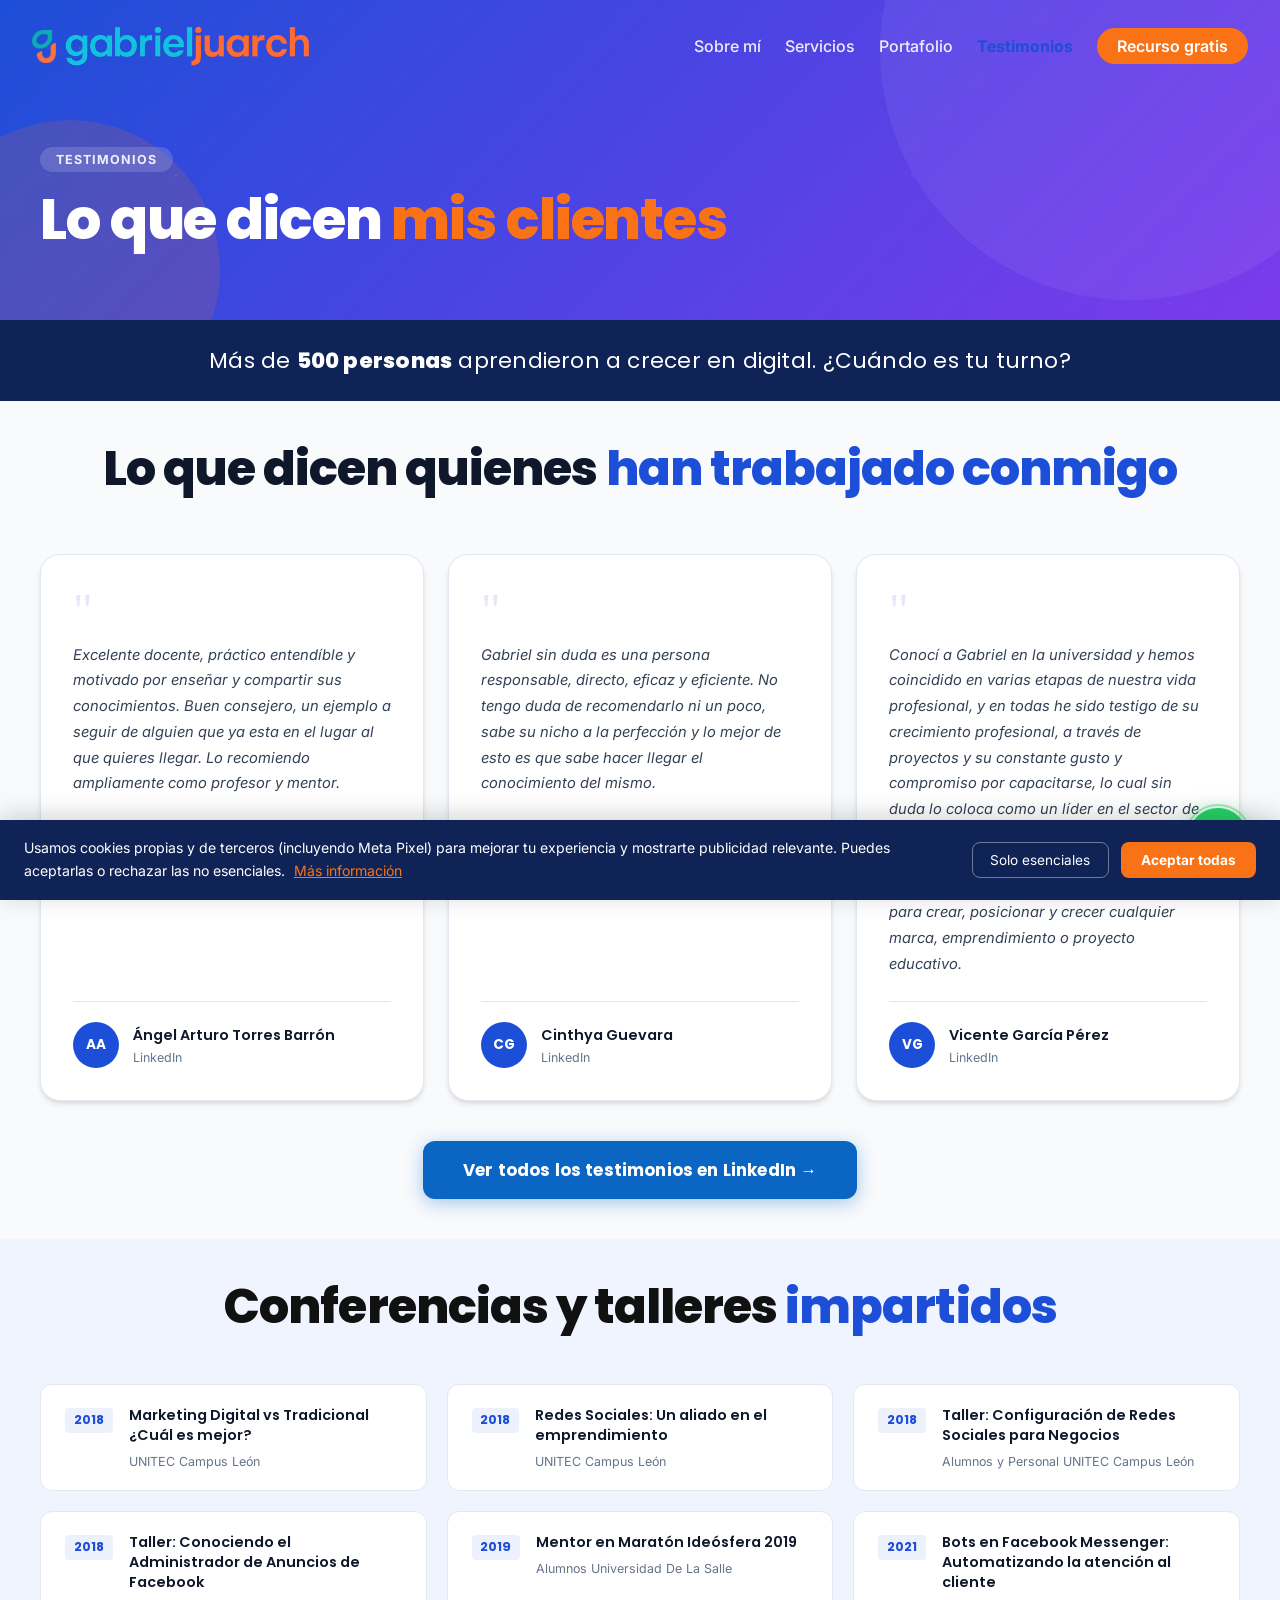
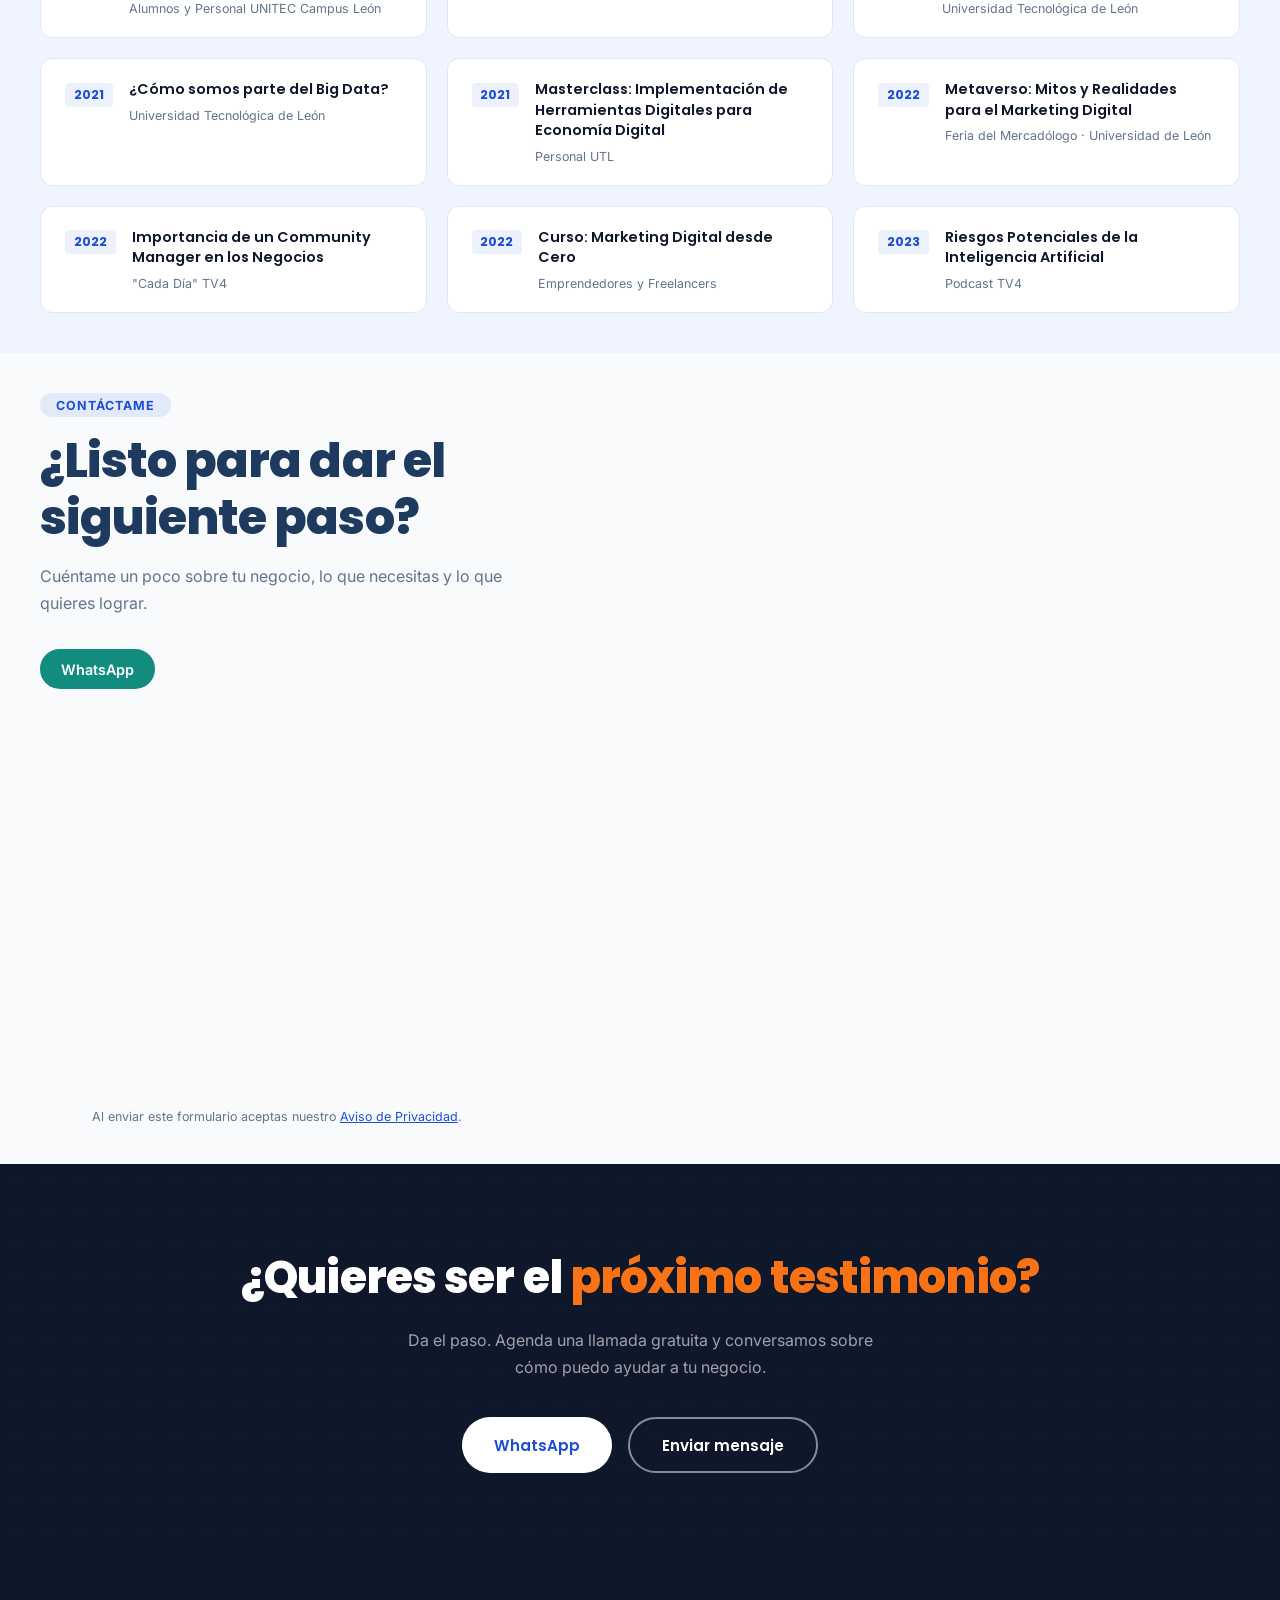
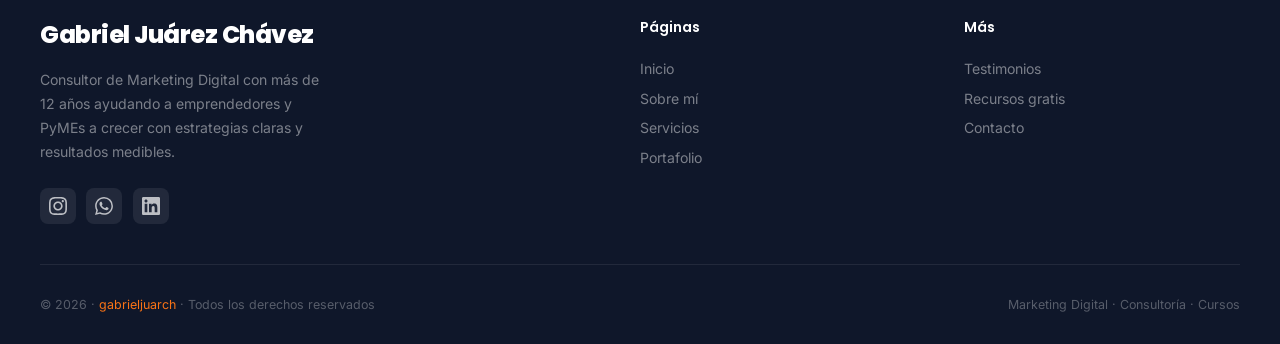
<file: testimonios.html>
<!DOCTYPE html>
<html lang="es">
<head>
    <!-- Google tag (gtag.js) -->
<script async src="https://www.googletagmanager.com/gtag/js?id=G-J986F1T19Y"></script>
<script>
  window.dataLayer = window.dataLayer || [];
  function gtag(){dataLayer.push(arguments);}
  gtag('js', new Date());
  gtag('config', 'G-J986F1T19Y');
</script>
    <meta charset="UTF-8">
    <meta name="viewport" content="width=device-width, initial-scale=1.0">
    <meta name="description" content="Testimonios de clientes de Gabriel Juárez – Resultados reales de emprendedores y PyMEs.">
    <title>Testimonios | Gabriel Juárez</title>
    <link rel="preconnect" href="https://fonts.googleapis.com">
    <link rel="preconnect" href="https://fonts.gstatic.com" crossorigin>
    <link rel="preload" as="style" href="https://fonts.googleapis.com/css2?family=Poppins:wght@400;600;700;800&family=Inter:wght@400;500;600&display=swap">
    <link rel="stylesheet" href="https://fonts.googleapis.com/css2?family=Poppins:wght@400;600;700;800&family=Inter:wght@400;500;600&display=swap" media="print" onload="this.media='all'">
    <noscript><link rel="stylesheet" href="https://fonts.googleapis.com/css2?family=Poppins:wght@400;600;700;800&family=Inter:wght@400;500;600&display=swap"></noscript>
    <link rel="icon" type="image/png" href="favicon.png">
    <link rel="stylesheet" href="styles.css">
    <link rel="canonical" href="https://gabrieljuarch.com/testimonios.html">
    <meta property="og:type" content="website">
    <meta property="og:url" content="https://gabrieljuarch.com/testimonios.html">
    <meta property="og:title" content="Testimonios | Gabriel Juárez">
    <meta property="og:description" content="Testimonios de clientes de Gabriel Juárez – Resultados reales de emprendedores y PyMEs.">
    <meta property="og:image" content="https://gabrieljuarch.com/gjc1.webp">
    <meta property="og:locale" content="es_MX">
    <meta name="twitter:card" content="summary_large_image">
    <meta name="twitter:title" content="Testimonios | Gabriel Juárez">
    <meta name="twitter:description" content="Testimonios de clientes de Gabriel Juárez – Resultados reales de emprendedores y PyMEs.">
</head>
<body>

<nav class="nav scrolled" id="nav">
    <a href="index.html" class="nav-logo"><img src="gabrieljuarch 2025.webp" alt="Gabriel Juárez" class="logo-icon" width="40" height="40"><img src="texto gabrieljuarch.webp" alt="gabrieljuarch" class="logo-text" width="140" height="32"></a>
    
    <ul class="nav-links">
        <li><a href="sobre-mi.html">Sobre mí</a></li>
        <li><a href="servicios.html">Servicios</a></li>
        <li><a href="portafolio.html">Portafolio</a></li>
        <li><a href="testimonios.html" style="color:var(--primary);font-weight:700;">Testimonios</a></li>
        
        <li><a href="recursos.html" class="nav-cta">Recurso gratis</a></li>
    </ul>
    <button class="hamburger" id="ham" aria-label="Menú" onclick="toggleNav()"><span></span><span></span><span></span></button>
</nav>

<div class="mobile-nav" id="mobileNav">
    <button class="mobile-close" onclick="toggleNav()">✕</button>
    <a href="index.html" onclick="toggleNav()">Inicio</a>
    <a href="sobre-mi.html" onclick="toggleNav()">Sobre mí</a>
    <a href="servicios.html" onclick="toggleNav()">Servicios</a>
    <a href="portafolio.html" onclick="toggleNav()">Portafolio</a>
    <a href="testimonios.html" onclick="toggleNav()">Testimonios</a>
    
    <a href="recursos.html" onclick="toggleNav()">Recurso gratis</a>
</div>

<div class="page-header">
    <div class="page-header-shape ph-shape-1"></div>
    <div class="page-header-shape ph-shape-2"></div>
    <div class="page-header-inner">
        <span class="page-header-tag">Testimonios</span>
        <h1>Lo que dicen <span>mis clientes</span></h1>
    </div>
</div>

<!-- STAT BANNER -->
<div class="stat-banner">
    <p>Más de <strong>500 personas</strong> aprendieron a crecer en digital. ¿Cuándo es tu turno?</p>
</div>

<!-- TESTIMONIOS -->
<section class="section testimonials">
    <div class="section-inner">
        <div class="text-center reveal">
            <h2 class="section-title">Lo que dicen quienes <span>han trabajado conmigo</span></h2>
        </div>
        <div class="testimonials-grid testimonials-grid--centered">
            <div class="testimonial-card reveal d1">
                <div class="quote-icon">"</div>
                <p class="testimonial-text">Excelente docente, práctico entendíble y motivado por enseñar y compartir sus conocimientos. Buen consejero, un ejemplo a seguir de alguien que ya esta en el lugar al que quieres llegar. Lo recomiendo ampliamente como profesor y mentor.</p>
                <div class="testimonial-author">
                    <div class="avatar-initials">AA</div>
                    <div class="author-info"><h4>Ángel Arturo Torres Barrón</h4><span>LinkedIn</span></div>
                </div>
            </div>
            <div class="testimonial-card reveal d2">
                <div class="quote-icon">"</div>
                <p class="testimonial-text">Gabriel sin duda es una persona responsable, directo, eficaz y eficiente. No tengo duda de recomendarlo ni un poco, sabe su nicho a la perfección y lo mejor de esto es que sabe hacer llegar el conocimiento del mismo.</p>
                <div class="testimonial-author">
                    <div class="avatar-initials">CG</div>
                    <div class="author-info"><h4>Cinthya Guevara</h4><span>LinkedIn</span></div>
                </div>
            </div>
            <div class="testimonial-card reveal d3">
                <div class="quote-icon">"</div>
                <p class="testimonial-text">Conocí a Gabriel en la universidad y hemos coincidido en varias etapas de nuestra vida profesional, y en todas he sido testigo de su crecimiento profesional, a través de proyectos y su constante gusto y compromiso por capacitarse, lo cual sin duda lo coloca como un líder en el sector de marketing digital; así como un docente que se mantiene a la vanguardia. Sin duda, creo que es alguien en el que se puede confiar para crear, posicionar y crecer cualquier marca, emprendimiento o proyecto educativo.</p>
                <div class="testimonial-author">
                    <div class="avatar-initials">VG</div>
                    <div class="author-info"><h4>Vicente García Pérez</h4><span>LinkedIn</span></div>
                </div>
            </div>
        </div>
        <div class="text-center reveal" style="margin-top:2.5rem;">
            <a href="https://www.linkedin.com/in/gabrieljuarch/details/recommendations/?detailScreenTabIndex=0" class="btn btn-linkedin" target="_blank" rel="noopener">Ver todos los testimonios en LinkedIn →</a>
        </div>
    </div>
</section>

<!-- CONFERENCIAS Y TALLERES -->
<section class="section conferences-section">
    <div class="section-inner">
        <div class="text-center reveal">
            <h2 class="section-title" style="color:#111;">Conferencias y talleres <span style="color:var(--primary);">impartidos</span></h2>
        </div>
        <div class="conferences-grid">
            <div class="conf-item reveal d1">
                <span class="conf-year">2018</span>
                <div class="conf-content">
                    <h4>Marketing Digital vs Tradicional ¿Cuál es mejor?</h4>
                    <span>UNITEC Campus León</span>
                </div>
            </div>
            <div class="conf-item reveal d2">
                <span class="conf-year">2018</span>
                <div class="conf-content">
                    <h4>Redes Sociales: Un aliado en el emprendimiento</h4>
                    <span>UNITEC Campus León</span>
                </div>
            </div>
            <div class="conf-item reveal d3">
                <span class="conf-year">2018</span>
                <div class="conf-content">
                    <h4>Taller: Configuración de Redes Sociales para Negocios</h4>
                    <span>Alumnos y Personal UNITEC Campus León</span>
                </div>
            </div>
            <div class="conf-item reveal d1">
                <span class="conf-year">2018</span>
                <div class="conf-content">
                    <h4>Taller: Conociendo el Administrador de Anuncios de Facebook</h4>
                    <span>Alumnos y Personal UNITEC Campus León</span>
                </div>
            </div>
            <div class="conf-item reveal d2">
                <span class="conf-year">2019</span>
                <div class="conf-content">
                    <h4>Mentor en Maratón Ideósfera 2019</h4>
                    <span>Alumnos Universidad De La Salle</span>
                </div>
            </div>
            <div class="conf-item reveal d3">
                <span class="conf-year">2021</span>
                <div class="conf-content">
                    <h4>Bots en Facebook Messenger: Automatizando la atención al cliente</h4>
                    <span>Universidad Tecnológica de León</span>
                </div>
            </div>
            <div class="conf-item reveal d1">
                <span class="conf-year">2021</span>
                <div class="conf-content">
                    <h4>¿Cómo somos parte del Big Data?</h4>
                    <span>Universidad Tecnológica de León</span>
                </div>
            </div>
            <div class="conf-item reveal d2">
                <span class="conf-year">2021</span>
                <div class="conf-content">
                    <h4>Masterclass: Implementación de Herramientas Digitales para Economía Digital</h4>
                    <span>Personal UTL</span>
                </div>
            </div>
            <div class="conf-item reveal d3">
                <span class="conf-year">2022</span>
                <div class="conf-content">
                    <h4>Metaverso: Mitos y Realidades para el Marketing Digital</h4>
                    <span>Feria del Mercadólogo · Universidad de León</span>
                </div>
            </div>
            <div class="conf-item reveal d1">
                <span class="conf-year">2022</span>
                <div class="conf-content">
                    <h4>Importancia de un Community Manager en los Negocios</h4>
                    <span>"Cada Día" TV4</span>
                </div>
            </div>
            <div class="conf-item reveal d2">
                <span class="conf-year">2022</span>
                <div class="conf-content">
                    <h4>Curso: Marketing Digital desde Cero</h4>
                    <span>Emprendedores y Freelancers</span>
                </div>
            </div>
            <div class="conf-item reveal d3">
                <span class="conf-year">2023</span>
                <div class="conf-content">
                    <h4>Riesgos Potenciales de la Inteligencia Artificial</h4>
                    <span>Podcast TV4</span>
                </div>
            </div>
        </div>
    </div>
</section>

<!-- CONTACTO -->
<section class="section contact-home" id="contacto">
    <div class="section-inner">
        <div class="contact-home-wrap">
            <div class="contact-home-text reveal">
                <span class="section-tag">Contáctame</span>
                <h2 class="section-title" style="color:#1e3a5f;">¿Listo para dar el siguiente paso?</h2>
                <p>Cuéntame un poco sobre tu negocio, lo que necesitas y lo que quieres lograr.</p>
                <div class="contact-methods-mini">
                    <a href="https://wa.me/5214771367294" target="_blank" rel="noopener" class="cm-mini cm-wa">WhatsApp</a>
                </div>
            </div>
            <iframe src="https://app.dforms.ai/m4r8d4/f/contacto-2" style="width:100%;min-height:640px;border:none;border-radius:12px;" title="Formulario de contacto" loading="lazy"></iframe>
            <p style="font-size:0.78rem;color:var(--text-light);margin-top:0.75rem;text-align:center;">Al enviar este formulario aceptas nuestro <a href="aviso-privacidad.html" target="_blank" style="color:var(--primary);text-decoration:underline;">Aviso de Privacidad</a>.</p>
        </div>
    </div>
</section>

<div class="cta-section">
    <div class="section-inner">
        <h2>¿Quieres ser el <span style="color:var(--accent);">próximo testimonio?</span></h2>
        <p>Da el paso. Agenda una llamada gratuita y conversamos sobre cómo puedo ayudar a tu negocio.</p>
        <div class="cta-buttons">
            <a href="https://wa.me/5214771367294" class="btn btn-white" target="_blank" rel="noopener">WhatsApp</a>
            <a href="recursos.html#contacto" class="btn btn-outline">Enviar mensaje</a>
        </div>
    </div>
</div>

<footer>
    <div class="footer-inner">
        <div class="footer-top">
            <div class="footer-brand">
                <div class="footer-logo">Gabriel Juárez Chávez</div>
                <p>Consultor de Marketing Digital con más de 12 años ayudando a emprendedores y PyMEs a crecer con estrategias claras y resultados medibles.</p>
                <div class="footer-social">
                    <a href="https://www.instagram.com/gabrieljuarch/" class="social-btn" target="_blank" rel="noopener"><svg xmlns="http://www.w3.org/2000/svg" viewBox="0 0 24 24" fill="currentColor" width="18" height="18"><path d="M12 2.163c3.204 0 3.584.012 4.85.07 3.252.148 4.771 1.691 4.919 4.919.058 1.265.069 1.645.069 4.849 0 3.205-.012 3.584-.069 4.849-.149 3.225-1.664 4.771-4.919 4.919-1.266.058-1.644.07-4.85.07-3.204 0-3.584-.012-4.849-.07-3.26-.149-4.771-1.699-4.919-4.92-.058-1.265-.07-1.644-.07-4.849 0-3.204.013-3.583.07-4.849.149-3.227 1.664-4.771 4.919-4.919 1.266-.057 1.645-.069 4.849-.069zm0-2.163c-3.259 0-3.667.014-4.947.072-4.358.2-6.78 2.618-6.98 6.98-.059 1.281-.073 1.689-.073 4.948 0 3.259.014 3.668.072 4.948.2 4.358 2.618 6.78 6.98 6.98 1.281.058 1.689.072 4.948.072 3.259 0 3.668-.014 4.948-.072 4.354-.2 6.782-2.618 6.979-6.98.059-1.28.073-1.689.073-4.948 0-3.259-.014-3.667-.072-4.947-.196-4.354-2.617-6.78-6.979-6.98-1.281-.059-1.69-.073-4.949-.073zm0 5.838c-3.403 0-6.162 2.759-6.162 6.162s2.759 6.163 6.162 6.163 6.162-2.759 6.162-6.163c0-3.403-2.759-6.162-6.162-6.162zm0 10.162c-2.209 0-4-1.79-4-4 0-2.209 1.791-4 4-4s4 1.791 4 4c0 2.21-1.791 4-4 4zm6.406-11.845c-.796 0-1.441.645-1.441 1.44s.645 1.44 1.441 1.44c.795 0 1.439-.645 1.439-1.44s-.644-1.44-1.439-1.44z"/></svg></a>
                    <a href="https://wa.me/5214771367294" class="social-btn" target="_blank" rel="noopener"><svg xmlns="http://www.w3.org/2000/svg" viewBox="0 0 24 24" fill="currentColor" width="18" height="18"><path d="M17.472 14.382c-.297-.149-1.758-.867-2.03-.967-.273-.099-.471-.148-.67.15-.197.297-.767.966-.94 1.164-.173.199-.347.223-.644.075-.297-.15-1.255-.463-2.39-1.475-.883-.788-1.48-1.761-1.653-2.059-.173-.297-.018-.458.13-.606.134-.133.298-.347.446-.52.149-.174.198-.298.298-.497.099-.198.05-.371-.025-.52-.075-.149-.669-1.612-.916-2.207-.242-.579-.487-.5-.669-.51-.173-.008-.371-.01-.57-.01-.198 0-.52.074-.792.372-.272.297-1.04 1.016-1.04 2.479 0 1.462 1.065 2.875 1.213 3.074.149.198 2.096 3.2 5.077 4.487.709.306 1.262.489 1.694.625.712.227 1.36.195 1.871.118.571-.085 1.758-.719 2.006-1.413.248-.694.248-1.289.173-1.413-.074-.124-.272-.198-.57-.347m-5.421 7.403h-.004a9.87 9.87 0 01-5.031-1.378l-.361-.214-3.741.982.998-3.648-.235-.374a9.86 9.86 0 01-1.51-5.26c.001-5.45 4.436-9.884 9.888-9.884 2.64 0 5.122 1.03 6.988 2.898a9.825 9.825 0 012.893 6.994c-.003 5.45-4.437 9.884-9.885 9.884m8.413-18.297A11.815 11.815 0 0012.05 0C5.495 0 .16 5.335.157 11.892c0 2.096.547 4.142 1.588 5.945L.057 24l6.305-1.654a11.882 11.882 0 005.683 1.448h.005c6.554 0 11.89-5.335 11.893-11.893a11.821 11.821 0 00-3.48-8.413z"/></svg></a>
                    <a href="https://www.linkedin.com/in/gabrieljuarch/" class="social-btn" target="_blank" rel="noopener"><svg xmlns="http://www.w3.org/2000/svg" viewBox="0 0 24 24" fill="currentColor" width="18" height="18"><path d="M20.447 20.452h-3.554v-5.569c0-1.328-.027-3.037-1.852-3.037-1.853 0-2.136 1.445-2.136 2.939v5.667H9.351V9h3.414v1.561h.046c.477-.9 1.637-1.85 3.37-1.85 3.601 0 4.267 2.37 4.267 5.455v6.286zM5.337 7.433c-1.144 0-2.063-.926-2.063-2.065 0-1.138.92-2.063 2.063-2.063 1.14 0 2.064.925 2.064 2.063 0 1.139-.925 2.065-2.064 2.065zm1.782 13.019H3.555V9h3.564v11.452zM22.225 0H1.771C.792 0 0 .774 0 1.729v20.542C0 23.227.792 24 1.771 24h20.451C23.2 24 24 23.227 24 22.271V1.729C24 .774 23.2 0 22.222 0h.003z"/></svg></a>
                </div>
            </div>
            <div class="footer-col">
                <h4>Páginas</h4>
                <ul class="footer-links">
                    <li><a href="index.html">Inicio</a></li>
                    <li><a href="sobre-mi.html">Sobre mí</a></li>
                    <li><a href="servicios.html">Servicios</a></li>
                    <li><a href="portafolio.html">Portafolio</a></li>
                </ul>
            </div>
            <div class="footer-col">
                <h4>Más</h4>
                <ul class="footer-links">
                    <li><a href="testimonios.html">Testimonios</a></li>
                    
                    <li><a href="recursos.html">Recursos gratis</a></li>
                    <li><a href="recursos.html#contacto">Contacto</a></li>
                </ul>
            </div>
        </div>
        <div class="footer-bottom">
            <span>© 2026 · <a href="index.html" style="color:var(--accent);text-decoration:none;">gabrieljuarch</a> · Todos los derechos reservados</span>
            <span>Marketing Digital · Consultoría · Cursos</span>
        </div>
    </div>
</footer>

<a href="https://wa.me/5214771367294" class="wa-float" target="_blank" rel="noopener"><div class="wa-pulse"></div><svg xmlns="http://www.w3.org/2000/svg" viewBox="0 0 24 24"><path d="M17.472 14.382c-.297-.149-1.758-.867-2.03-.967-.273-.099-.471-.148-.67.15-.197.297-.767.966-.94 1.164-.173.199-.347.223-.644.075-.297-.15-1.255-.463-2.39-1.475-.883-.788-1.48-1.761-1.653-2.059-.173-.297-.018-.458.13-.606.134-.133.298-.347.446-.52.149-.174.198-.298.298-.497.099-.198.05-.371-.025-.52-.075-.149-.669-1.612-.916-2.207-.242-.579-.487-.5-.669-.51-.173-.008-.371-.01-.57-.01-.198 0-.52.074-.792.372-.272.297-1.04 1.016-1.04 2.479 0 1.462 1.065 2.875 1.213 3.074.149.198 2.096 3.2 5.077 4.487.709.306 1.262.489 1.694.625.712.227 1.36.195 1.871.118.571-.085 1.758-.719 2.006-1.413.248-.694.248-1.289.173-1.413-.074-.124-.272-.198-.57-.347m-5.421 7.403h-.004a9.87 9.87 0 01-5.031-1.378l-.361-.214-3.741.982.998-3.648-.235-.374a9.86 9.86 0 01-1.51-5.26c.001-5.45 4.436-9.884 9.888-9.884 2.64 0 5.122 1.03 6.988 2.898a9.825 9.825 0 012.893 6.994c-.003 5.45-4.437 9.884-9.885 9.884m8.413-18.297A11.815 11.815 0 0012.05 0C5.495 0 .16 5.335.157 11.892c0 2.096.547 4.142 1.588 5.945L.057 24l6.305-1.654a11.882 11.882 0 005.683 1.448h.005c6.554 0 11.89-5.335 11.893-11.893a11.821 11.821 0 00-3.48-8.413z"/></svg></a>

<script>
    const nav = document.getElementById('nav');
    window.addEventListener('scroll', () => { nav.classList.toggle('scrolled', window.scrollY > 60); }, { passive: true });
    function toggleNav() {
        document.getElementById('mobileNav').classList.toggle('open');
        document.body.style.overflow = document.getElementById('mobileNav').classList.contains('open') ? 'hidden' : '';
    }
    const revealEls = document.querySelectorAll('.reveal, .reveal-l, .reveal-r');
    const revealObs = new IntersectionObserver((entries) => {
        entries.forEach(e => { if (e.isIntersecting) e.target.classList.add('in'); });
    }, { threshold: 0.1, rootMargin: '0px 0px -40px 0px' });
    revealEls.forEach(el => revealObs.observe(el));
    document.querySelectorAll('img').forEach(function(img){img.addEventListener('contextmenu',function(e){e.preventDefault();});});
    document.getElementById('mobileNav').addEventListener('click', function(e) { if (e.target === this) toggleNav(); });

    function sendPageContact(e, form) {
        e.preventDefault();
        var name = form.pcName.value.trim();
        var phone = form.pcPhone.value.trim();
        var email = form.pcEmail.value.trim();
        var service = form.pcService.value;
        var msg = form.pcMsg.value.trim();
        var text = 'Hola, soy ' + name + '.' +
            (phone ? '%0AWhatsApp: ' + phone + '.' : '') +
            (service ? '%0AServicio: ' + service + '.' : '') +
            '%0ACorreo: ' + email + '.' +
            '%0AMensaje: ' + msg;
        window.open('https://wa.me/5214771367294?text=' + text, '_blank');
        form.reset();
    }
</script>

<!-- COOKIE BANNER -->
<div id="cookieBanner" style="display:none;position:fixed;bottom:0;left:0;right:0;z-index:9999;background:#0f2356;color:#fff;padding:1.1rem 1.5rem;align-items:center;justify-content:space-between;gap:1rem;flex-wrap:wrap;box-shadow:0 -4px 24px rgba(0,0,0,0.18);">
    <p style="margin:0;font-size:0.88rem;line-height:1.6;flex:1;min-width:200px;">
        Usamos cookies propias y de terceros (incluyendo Meta Pixel) para mejorar tu experiencia y mostrarte publicidad relevante. Puedes aceptarlas o rechazar las no esenciales.
        <a href="aviso-privacidad.html#cookies" style="color:#f97316;text-decoration:underline;margin-left:0.3rem;">Más información</a>
    </p>
    <div style="display:flex;gap:0.75rem;flex-shrink:0;">
        <button onclick="setCookies('reject')" style="background:transparent;border:1.5px solid rgba(255,255,255,0.4);color:#fff;padding:0.55rem 1.1rem;border-radius:8px;cursor:pointer;font-size:0.85rem;font-family:'Inter',sans-serif;">Solo esenciales</button>
        <button onclick="setCookies('accept')" style="background:#f97316;border:none;color:#fff;padding:0.55rem 1.25rem;border-radius:8px;cursor:pointer;font-size:0.85rem;font-weight:700;font-family:'Inter',sans-serif;">Aceptar todas</button>
    </div>
</div>
<script>
(function(){
    var consent = localStorage.getItem('gjc_cookies');
    if (!consent) {
        document.getElementById('cookieBanner').style.display = 'flex';
    }
})();
function setCookies(choice) {
    try { localStorage.setItem('gjc_cookies', choice); } catch(e){}
    document.getElementById('cookieBanner').style.display = 'none';
}
</script>

</body>
</html>
</file>
<file: styles.css>
*, *::before, *::after { margin: 0; padding: 0; box-sizing: border-box; }
img { -webkit-user-drag: none; user-select: none; }

/* ===== PRELOADER ===== */
#preloader {
    position: fixed;
    inset: 0;
    background: #fff;
    display: flex;
    align-items: center;
    justify-content: center;
    z-index: 9999;
    transition: opacity 0.5s ease, visibility 0.5s ease;
}

#preloader.hide {
    opacity: 0;
    visibility: hidden;
}

.preloader-ring {
    position: absolute;
    width: 130px;
    height: 130px;
    border-radius: 50%;
    border: 4px solid #e5e7eb;
    border-top-color: var(--primary);
    animation: preloaderSpin 1s linear infinite;
}

.preloader-logo {
    max-width: 90px;
    max-height: 90px;
    width: auto;
    height: auto;
    border-radius: 0;
    object-fit: contain;
    position: relative;
    z-index: 1;
}

@keyframes preloaderSpin {
    to { transform: rotate(360deg); }
}

:root {
    --primary: #1D4ED8;
    --primary-dark: #1e3a8a;
    --primary-light: #3B82F6;
    --accent: #F97316;
    --accent-light: #FB923C;
    --dark: #0F172A;
    --dark-mid: #1E293B;
    --text: #334155;
    --text-light: #64748B;
    --surface: #F8FAFC;
    --white: #FFFFFF;
    --border: #E2E8F0;
    --gradient: linear-gradient(135deg, #1D4ED8 0%, #7C3AED 100%);
    --gradient-accent: linear-gradient(135deg, #F97316 0%, #EF4444 100%);
    --shadow: 0 4px 6px -1px rgba(0,0,0,0.1), 0 2px 4px -1px rgba(0,0,0,0.06);
    --shadow-lg: 0 20px 25px -5px rgba(0,0,0,0.1), 0 10px 10px -5px rgba(0,0,0,0.04);
    --shadow-xl: 0 25px 50px -12px rgba(0,0,0,0.25);
    --radius: 12px;
    --radius-lg: 20px;
    --transition: all 0.3s cubic-bezier(0.4, 0, 0.2, 1);
}

html { scroll-behavior: smooth; }

body {
    font-family: 'Inter', sans-serif;
    color: var(--text);
    background: var(--white);
    overflow-x: hidden;
}

h1, h2, h3, h4 { font-family: 'Poppins', sans-serif; }

/* ===== NAV ===== */
.nav {
    position: fixed;
    top: 0; left: 0; right: 0;
    z-index: 1000;
    padding: 1.25rem 2rem;
    display: flex;
    align-items: center;
    justify-content: space-between;
    transition: var(--transition);
}

.nav.scrolled {
    background: var(--white);
    box-shadow: var(--shadow);
    padding: 0.75rem 2rem;
}

.nav-logo {
    display: flex;
    align-items: center;
    text-decoration: none;
}

.logo-icon {
    height: 34px;
    width: auto;
    border-radius: 0;
    object-fit: contain;
    flex-shrink: 0;
}

.logo-text {
    height: 52px;
    width: auto;
    margin-left: 8px;
    object-fit: contain;
}

.nav-links {
    display: flex;
    align-items: center;
    gap: 1.5rem;
    list-style: none;
}

.nav-links a {
    color: rgba(255,255,255,0.9);
    text-decoration: none;
    font-weight: 500;
    font-size: 1rem;
    transition: var(--transition);
}

.nav.scrolled .nav-links a { color: var(--text); }
.nav-links a:hover { color: var(--accent); }

.nav-cta {
    background: var(--accent) !important;
    color: var(--white) !important;
    padding: 0.5rem 1.25rem;
    border-radius: 50px;
    font-weight: 600 !important;
}

.nav-cta:hover { background: var(--accent-light) !important; transform: translateY(-1px); box-shadow: 0 4px 15px rgba(249,115,22,0.4); }

.hamburger {
    display: none;
    flex-direction: column;
    gap: 5px;
    cursor: pointer;
    padding: 4px;
    background: none;
    border: none;
}

.hamburger span {
    display: block;
    width: 24px;
    height: 2px;
    background: var(--white);
    border-radius: 2px;
    transition: var(--transition);
}

.nav.scrolled .hamburger span { background: var(--dark); }

/* ===== MOBILE NAV ===== */
.mobile-nav {
    display: none;
    position: fixed;
    inset: 0;
    background: var(--dark);
    z-index: 999;
    flex-direction: column;
    align-items: center;
    justify-content: center;
    gap: 2rem;
}

.mobile-nav.open { display: flex; }

.mobile-nav a {
    color: var(--white);
    text-decoration: none;
    font-family: 'Poppins', sans-serif;
    font-size: 1.5rem;
    font-weight: 700;
    transition: var(--transition);
}

.mobile-nav a:hover { color: var(--accent); }

.mobile-close {
    position: absolute;
    top: 1.5rem;
    right: 2rem;
    background: none;
    border: none;
    color: var(--white);
    font-size: 2rem;
    cursor: pointer;
    line-height: 1;
}

/* ===== PAGE HEADER (inner pages) ===== */
.page-header {
    background: var(--gradient);
    min-height: 320px;
    display: flex;
    align-items: flex-end;
    padding: 7rem 2rem 3.5rem;
    position: relative;
    overflow: hidden;
}

.page-header::after {
    content: '';
    position: absolute;
    inset: 0;
    background-image: radial-gradient(rgba(255,255,255,0.08) 1px, transparent 1px);
    background-size: 32px 32px;
}

.page-header-shape {
    position: absolute;
    border-radius: 50%;
}

.ph-shape-1 {
    width: 500px; height: 500px;
    background: rgba(255,255,255,0.06);
    top: -200px; right: -100px;
}

.ph-shape-2 {
    width: 300px; height: 300px;
    background: rgba(249,115,22,0.15);
    bottom: -100px; left: -80px;
}

.page-header-inner {
    max-width: 1200px;
    margin: 0 auto;
    width: 100%;
    position: relative;
    z-index: 1;
}

.page-header-tag {
    display: inline-block;
    background: rgba(255,255,255,0.15);
    color: rgba(255,255,255,0.9);
    padding: 0.3rem 1rem;
    border-radius: 50px;
    font-size: 0.78rem;
    font-weight: 700;
    letter-spacing: 0.08em;
    text-transform: uppercase;
    margin-bottom: 1rem;
}

.page-header h1 {
    font-size: clamp(2rem, 5vw, 3.5rem);
    font-weight: 800;
    color: var(--white);
    line-height: 1.15;
    letter-spacing: -0.02em;
    margin-bottom: 0.75rem;
}

.page-header h1 span { color: var(--accent); }

.page-header p {
    color: rgba(255,255,255,0.75);
    font-size: 1.05rem;
    line-height: 1.7;
    max-width: 900px;
}

/* ===== HERO ===== */
.hero {
    min-height: 100vh;
    position: relative;
    display: flex;
    align-items: center;
    overflow: hidden;
}

.hero-bg {
    position: absolute;
    inset: 0;
    background: var(--gradient);
    will-change: transform;
}

.hero-bg::after {
    content: '';
    position: absolute;
    inset: 0;
    background: url('https://images.unsplash.com/photo-1460925895917-afdab827c52f?w=1920&q=80') center/cover no-repeat;
    opacity: 0.07;
}

.hero-shape {
    position: absolute;
    border-radius: 50%;
    will-change: transform;
}

.shape-1 { width: 700px; height: 700px; background: rgba(255,255,255,0.07); top: -250px; right: -150px; }
.shape-2 { width: 450px; height: 450px; background: rgba(249,115,22,0.2); bottom: -150px; left: -100px; }
.shape-3 { width: 180px; height: 180px; background: rgba(255,255,255,0.12); top: 35%; left: 25%; }

.hero-dots {
    position: absolute;
    inset: 0;
    background-image: radial-gradient(rgba(255,255,255,0.15) 1px, transparent 1px);
    background-size: 40px 40px;
    opacity: 0.4;
}

.hero-content {
    position: relative;
    z-index: 1;
    max-width: 1200px;
    margin: 0 auto;
    padding: 8rem 2rem 4rem;
    display: grid;
    grid-template-columns: 1fr 1fr;
    gap: 4rem;
    align-items: center;
    width: 100%;
}

.hero-text { color: var(--white); }

.hero-badge {
    display: inline-flex;
    align-items: center;
    gap: 0.5rem;
    background: rgba(255,255,255,0.12);
    backdrop-filter: blur(10px);
    border: 1px solid rgba(255,255,255,0.25);
    color: rgba(255,255,255,0.95);
    padding: 0.45rem 1.1rem;
    border-radius: 50px;
    font-size: 0.82rem;
    font-weight: 500;
    margin-bottom: 1.75rem;
    letter-spacing: 0.01em;
}

.badge-dot {
    width: 8px; height: 8px;
    background: #4ADE80;
    border-radius: 50%;
    animation: pulse-dot 2s ease infinite;
}

@keyframes pulse-dot {
    0%, 100% { opacity: 1; transform: scale(1); }
    50% { opacity: 0.6; transform: scale(0.8); }
}

.hero h1 {
    font-size: clamp(2.2rem, 5vw, 3.8rem);
    font-weight: 800;
    line-height: 1.12;
    margin-bottom: 1.5rem;
    letter-spacing: -0.02em;
}

.hero h1 span { color: inherit; position: relative; }

.hero p {
    font-size: 1.25rem;
    line-height: 1.75;
    color: rgba(255,255,255,0.8);
    margin-bottom: 2.5rem;
    max-width: 480px;
}

.hero-actions { display: flex; gap: 1rem; flex-wrap: wrap; }

.btn {
    display: inline-flex;
    align-items: center;
    gap: 0.5rem;
    padding: 0.9rem 2rem;
    border-radius: 50px;
    font-weight: 600;
    font-size: 0.95rem;
    font-family: 'Poppins', sans-serif;
    text-decoration: none;
    transition: var(--transition);
    cursor: pointer;
    border: none;
}

.btn-white { background: var(--white); color: var(--primary); }
.btn-white:hover { transform: translateY(-3px); box-shadow: 0 12px 35px rgba(0,0,0,0.25); }
.btn-outline { background: transparent; color: var(--white); border: 2px solid rgba(255,255,255,0.5); }
.btn-outline:hover { background: rgba(255,255,255,0.12); border-color: var(--white); transform: translateY(-3px); }
.btn-accent { background: var(--gradient-accent); color: var(--white); }
.btn-accent:hover { transform: translateY(-3px); box-shadow: 0 12px 30px rgba(249,115,22,0.45); }
.btn-primary-solid { background: var(--gradient); color: var(--white); }
.btn-primary-solid:hover { transform: translateY(-3px); box-shadow: 0 12px 30px rgba(29,78,216,0.4); }

.hero-visual { display: flex; justify-content: flex-end; align-items: center; position: relative; padding-right: 0; margin-right: -1.27rem; }

.hero-card {
    background: rgba(255,255,255,0.12);
    backdrop-filter: blur(20px);
    border: 1px solid rgba(255,255,255,0.2);
    border-radius: 0;
    padding: 1.5rem;
    width: 100%;
    max-width: 437px;
    box-shadow: none;
}

.hero-photo-placeholder {
    width: 100%;
    aspect-ratio: 1 / 1;
    background: linear-gradient(135deg, rgba(255,255,255,0.2), rgba(255,255,255,0.05));
    border-radius: 0;
    display: flex;
    align-items: center;
    justify-content: center;
    font-size: 5rem;
    margin-bottom: 0;
    border: none;
}

.hero-card-stats { display: grid; grid-template-columns: 1fr 1fr; gap: 1rem; }

.hero-stat { background: rgba(255,255,255,0.1); border-radius: 12px; padding: 1rem; text-align: center; }

.hero-stat strong { display: block; font-family: 'Poppins', sans-serif; font-size: 1.6rem; font-weight: 800; color: var(--accent); line-height: 1; }

.hero-stat span { font-size: 0.75rem; color: rgba(255,255,255,0.7); margin-top: 0.25rem; display: block; }

.float-badge {
    position: absolute;
    background: var(--white);
    border-radius: 50px;
    padding: 0.6rem 1rem;
    box-shadow: var(--shadow-lg);
    display: flex;
    align-items: center;
    gap: 0.5rem;
    font-size: 0.8rem;
    font-weight: 600;
    color: var(--dark);
    animation: float 3s ease-in-out infinite;
}

.float-badge-1 { top: -1rem; right: -1rem; animation-delay: 0s; }
.float-badge-2 { bottom: 2rem; left: -2rem; animation-delay: 1.5s; }

@keyframes float {
    0%, 100% { transform: translateY(0); }
    50% { transform: translateY(-8px); }
}

.hero-scroll {
    position: absolute;
    bottom: 2rem;
    left: 50%;
    transform: translateX(-50%);
    display: flex;
    flex-direction: column;
    align-items: center;
    gap: 0.4rem;
    color: rgba(255,255,255,0.6);
    font-size: 0.75rem;
    text-decoration: none;
    letter-spacing: 0.05em;
    animation: bounce-scroll 2.5s ease infinite;
    z-index: 2;
}

.scroll-line { width: 1px; height: 40px; background: linear-gradient(to bottom, rgba(255,255,255,0.6), transparent); }

@keyframes bounce-scroll {
    0%, 100% { transform: translateX(-50%) translateY(0); opacity: 1; }
    50% { transform: translateX(-50%) translateY(6px); opacity: 0.7; }
}

/* ===== EXPLORE GRID (home) ===== */
/* ===== STACKING CARDS ===== */
.stack-section {
    background: var(--surface);
    padding-top: 5rem;
    padding-bottom: 1rem;
}

.stack-wrapper {
    perspective: 1200px;
    perspective-origin: 50% -10%;
    margin-top: 4rem;
    padding-bottom: 2vh;
}

.stack-item {
    position: sticky;
    top: 90px;
    z-index: var(--z);
    display: flex;
    justify-content: center;
    padding: 0 1.5rem 1.5rem;
    transform-origin: top center;
    will-change: transform;
}

.stack-card {
    display: flex;
    align-items: center;
    justify-content: space-between;
    width: 100%;
    max-width: 900px;
    min-height: 340px;
    border-radius: 28px;
    padding: 3.5rem 4rem;
    text-decoration: none;
    box-shadow: 0 30px 80px rgba(0,0,0,0.18);
    transition: box-shadow 0.3s;
    gap: 2rem;
    overflow: hidden;
    position: relative;
}

.stack-card:hover { box-shadow: 0 40px 100px rgba(0,0,0,0.25); }

.sc-body { flex: 1; position: relative; z-index: 1; }

.sc-icon { font-size: 2.8rem; display: block; margin-bottom: 1.2rem; }

.stack-card h3 {
    font-size: clamp(1.6rem, 3vw, 2.2rem);
    font-weight: 800;
    margin-bottom: 0.9rem;
    line-height: 1.1;
}

.stack-card p {
    font-size: 1rem;
    line-height: 1.7;
    max-width: 500px;
    opacity: 0.85;
}

.sc-cta {
    display: inline-block;
    margin-top: 1.8rem;
    font-weight: 700;
    font-size: 0.95rem;
    letter-spacing: 0.02em;
}

.sc-deco {
    font-size: clamp(5rem, 12vw, 10rem);
    font-weight: 900;
    opacity: 0.08;
    line-height: 1;
    user-select: none;
    flex-shrink: 0;
}

/* Card color themes */
.sc-1 { background: var(--gradient); color: #fff; }
.sc-1 .sc-cta { color: rgba(255,255,255,0.9); }

.sc-2 { background: #fff; color: var(--dark); }
.sc-2 h3 { color: var(--primary); }
.sc-2 .sc-deco { color: var(--primary); opacity: 0.07; }
.sc-2 .sc-cta { color: var(--primary); }

.sc-3 { background: #0f172a; color: #fff; }
.sc-3 .sc-cta { color: var(--accent); }

.sc-4 { background: #fff; color: var(--dark); }
.sc-4 h3 { color: var(--primary); }
.sc-4 .sc-deco { color: var(--primary); opacity: 0.07; }
.sc-4 .sc-cta { color: var(--primary); }

.sc-5 { background: linear-gradient(135deg, #7C3AED 0%, #1D4ED8 100%); color: #fff; }
.sc-5 .sc-cta { color: rgba(255,255,255,0.9); }

.sc-6 { background: var(--accent); color: #fff; }
.sc-6 .sc-cta { color: rgba(255,255,255,0.9); }

/* Responsive */
@media (max-width: 600px) {
    .stack-card { flex-direction: column; padding: 2.5rem 2rem; min-height: auto; }
    .sc-deco { display: none; }
    .stack-item { padding: 0 1rem 1rem; }
}

/* ===== CONTACT HOME ===== */
.contact-home { background: var(--surface); }

.contact-home-wrap {
    display: grid;
    grid-template-columns: 1fr 1.4fr;
    gap: 4rem;
    align-items: start;
}

.contact-home-text h2 { margin-bottom: 1rem; }
.contact-home-text p { color: var(--text-light); line-height: 1.7; margin-bottom: 2rem; }

.contact-methods-mini {
    display: flex;
    gap: 1rem;
    flex-wrap: wrap;
}

.cm-mini {
    display: flex;
    align-items: center;
    gap: 0.5rem;
    padding: 0.6rem 1.2rem;
    border-radius: 50px;
    border: 2px solid var(--border);
    text-decoration: none;
    color: var(--text);
    font-weight: 600;
    font-size: 0.9rem;
    transition: var(--transition);
}

.cm-mini:hover { border-color: var(--primary); color: var(--primary); }

.cm-wa { background: #128C7E; border-color: #128C7E; color: #fff; }
.cm-wa:hover { background: #0f7268; border-color: #0f7268; color: #fff; }

.contact-home-form {
    background: var(--white);
    border-radius: var(--radius-lg);
    padding: 2.5rem;
    box-shadow: var(--shadow-lg);
    display: flex;
    flex-direction: column;
    gap: 1.2rem;
}

.form-row { display: grid; grid-template-columns: 1fr 1fr; gap: 1rem; }

.form-group { display: flex; flex-direction: column; gap: 0.4rem; }

.form-group label {
    font-size: 0.85rem;
    font-weight: 600;
    color: var(--dark);
}

.form-group input,
.form-group select,
.form-group textarea {
    padding: 0.75rem 1rem;
    border: 1.5px solid var(--border);
    border-radius: var(--radius);
    font-family: inherit;
    font-size: 0.95rem;
    color: var(--text);
    background: var(--white);
    transition: border-color 0.2s;
    outline: none;
    resize: none;
}

.form-group input:focus,
.form-group select:focus,
.form-group textarea:focus { border-color: var(--primary); }

.input-error { border-color: #DC2626 !important; background: #FEF2F2 !important; }
.field-error { display: none; color: #DC2626; font-size: 0.78rem; font-family: 'Inter', sans-serif; margin-top: 0.2rem; }

@media (max-width: 900px) {
    .contact-home-wrap { grid-template-columns: 1fr; gap: 2.5rem; }
    .form-row { grid-template-columns: 1fr; }
}

/* ===== CTA SECTION ===== */
.cta-section {
    background: var(--dark);
    text-align: center;
    padding: 5rem 2rem;
    position: relative;
    overflow: hidden;
}

.cta-section::before {
    content: '';
    position: absolute;
    inset: 0;
    background-image: radial-gradient(rgba(255,255,255,0.04) 1px, transparent 1px);
    background-size: 32px 32px;
}

.cta-section h2 {
    font-family: 'Poppins', sans-serif;
    font-size: clamp(1.8rem, 4vw, 2.8rem);
    font-weight: 800;
    color: var(--white);
    margin-bottom: 1rem;
    letter-spacing: -0.02em;
    position: relative;
}

.cta-section p {
    color: rgba(255,255,255,0.6);
    font-size: 1rem;
    margin-bottom: 2.25rem;
    max-width: 480px;
    margin-left: auto;
    margin-right: auto;
    line-height: 1.7;
    position: relative;
}

.cta-buttons { display: flex; gap: 1rem; justify-content: center; flex-wrap: wrap; position: relative; }

/* ===== STATS ===== */
/* ===== PORTFOLIO LOGOS GRID ===== */
.pf-logos-grid {
    display: grid;
    grid-template-columns: repeat(4, 1fr);
    gap: 2rem;
    margin-top: 3rem;
}

.pf-logo-item {
    perspective: 1000px;
    height: 180px;
    cursor: pointer;
}

.pf-inner {
    position: relative;
    width: 100%;
    height: 100%;
    transform-style: preserve-3d;
    transition: transform 0.6s ease;
}

.pf-logo-item:hover .pf-inner {
    transform: rotateY(180deg);
}

.pf-front, .pf-back {
    position: absolute;
    inset: 0;
    backface-visibility: hidden;
    -webkit-backface-visibility: hidden;
    border-radius: var(--radius-lg);
    border: 1.5px solid var(--border);
    display: flex;
    align-items: center;
    justify-content: center;
    padding: 1.5rem;
}

.pf-front {
    background: #fff;
}

.pf-front img {
    max-height: 80px;
    max-width: 150px;
    width: auto;
    height: auto;
    object-fit: contain;
}

.pf-back {
    background: #fff;
    transform: rotateY(180deg);
    align-items: flex-start;
    justify-content: flex-start;
    border-color: var(--border);
    overflow: hidden;
}

.hero-mobile-photo { display: none; }
.about-mobile-photo { display: none; }
@media (max-width: 768px) {
    .hero-mobile-photo {
        display: block;
        width: 210px;
        height: 210px;
        border-radius: 14px;
        overflow: hidden;
        margin: 1.25rem auto 1rem;
        background: transparent;
    }
    .hero-mobile-photo img {
        width: 100%;
        height: 100%;
        object-fit: contain;
        object-position: center center;
    }
    .about-mobile-photo {
        display: block;
        width: 100%;
        height: 220px;
        border-radius: 14px;
        overflow: hidden;
        margin: 1.25rem 0 1rem;
    }
    .about-mobile-photo img {
        width: 100%;
        height: 100%;
        object-fit: cover;
        object-position: center top;
    }
}

.pf-back ul {
    list-style: disc;
    padding: 0 0 0 1.2rem;
    margin: 0;
    width: 100%;
    overflow: hidden;
}

.pf-back ul li {
    color: #111;
    font-size: 0.82rem;
    line-height: 1.5;
    padding: 0.2rem 0;
    font-family: 'Inter', sans-serif;
    font-weight: 400;
}

@media (max-width: 768px) {
    .pf-logos-grid { grid-template-columns: repeat(2, 1fr); }
    .pf-logo-item { height: 260px; }
    .pf-logo-item:hover .pf-inner { transform: none; }
    .pf-logo-item.tapped .pf-inner { transform: rotateY(180deg); }
    .pf-back { overflow-y: auto; }
}
@media (max-width: 480px) { .pf-logos-grid { grid-template-columns: repeat(2, 1fr); gap: 1rem; } }

/* ===== CLIENTS CAROUSEL ===== */
.clients-section {
    background: #fff;
    padding: 1.5rem 0 3rem;
    overflow: hidden;
}

.logos-track-wrap {
    overflow: hidden;
    width: 100%;
    mask-image: linear-gradient(to right, transparent, black 10%, black 90%, transparent);
    -webkit-mask-image: linear-gradient(to right, transparent, black 10%, black 90%, transparent);
}

.logos-track {
    display: flex;
    width: max-content;
    animation: logoScroll 35s linear infinite;
}

.logos-slide {
    display: flex;
    align-items: center;
    gap: 4rem;
    padding: 0 2rem;
}

.logos-slide img {
    height: 100px;
    width: auto;
    max-width: 220px;
    object-fit: contain;
    filter: none;
    opacity: 1;
    flex-shrink: 0;
}

@keyframes logoScroll {
    0%   { transform: translateX(0); }
    100% { transform: translateX(-50%); }
}

.stats { background: var(--dark); padding: 5rem 2rem; }

.stats-grid {
    max-width: 1200px;
    margin: 0 auto;
    display: grid;
    grid-template-columns: repeat(3, 1fr);
    gap: 0;
}

.stat-item {
    padding: 2rem 2.5rem;
    text-align: center;
    border-right: 1px solid rgba(255,255,255,0.08);
}

.stat-item:last-child { border-right: none; }

.stat-icon { font-size: 2rem; margin-bottom: 1rem; display: block; }

.stat-number {
    font-family: 'Poppins', sans-serif;
    font-size: clamp(2.8rem, 5vw, 4.5rem);
    font-weight: 800;
    color: var(--accent);
    line-height: 1;
    margin-bottom: 0.5rem;
}

.stat-label { color: rgba(255,255,255,0.85); font-size: 1rem; font-weight: 500; line-height: 1.4; margin-bottom: 0.4rem; }

.stat-context { color: rgba(255,255,255,0.4); font-size: 0.78rem; line-height: 1.5; }

/* ===== COMMON SECTION ===== */
.section { padding: 2.5rem 2rem; }

.section-inner { max-width: 1200px; margin: 0 auto; }

.section-tag {
    display: inline-block;
    background: rgba(29,78,216,0.1);
    color: var(--primary);
    padding: 0.3rem 1rem;
    border-radius: 50px;
    font-size: 0.78rem;
    font-weight: 700;
    letter-spacing: 0.08em;
    text-transform: uppercase;
    margin-bottom: 1rem;
}

.section-title {
    font-size: clamp(1.9rem, 4vw, 3rem);
    font-weight: 800;
    color: var(--dark);
    line-height: 1.18;
    margin-bottom: 1.1rem;
    letter-spacing: -0.02em;
}

.section-title span { color: var(--primary); }

.section-subtitle {
    color: var(--text-light);
    font-size: 1.05rem;
    line-height: 1.75;
    max-width: 580px;
}

.text-center { text-align: center; }
.text-center .section-subtitle { margin: 0 auto; }

/* ===== ABOUT ===== */
.about { background: var(--surface); }

.about-grid { display: grid; grid-template-columns: 1fr 1.1fr; gap: 5rem; align-items: start; }

.about-visual { position: relative; }

.about-photo-placeholder {
    width: 100%;
    height: 500px;
    background: linear-gradient(135deg, #E0E7FF, #C7D2FE);
    display: flex;
    flex-direction: column;
    align-items: center;
    justify-content: center;
    font-size: 6rem;
    border-radius: var(--radius-lg);
    border: 2px dashed #A5B4FC;
}

.about-photo-placeholder span {
    font-family: 'Poppins', sans-serif;
    font-size: 0.85rem;
    font-weight: 600;
    color: #6366F1;
    margin-top: 0.75rem;
    opacity: 0.7;
}

.about-badge {
    position: absolute;
    bottom: -1.5rem;
    right: -1.5rem;
    background: var(--gradient-accent);
    color: var(--white);
    padding: 1.5rem 1.75rem;
    border-radius: var(--radius);
    text-align: center;
    box-shadow: var(--shadow-xl);
}

.about-badge strong { display: block; font-size: 2.2rem; font-family: 'Poppins', sans-serif; font-weight: 800; line-height: 1; }
.about-badge span { font-size: 0.8rem; opacity: 0.9; }

.about-features { display: flex; flex-direction: column; gap: 1.25rem; margin-top: 2.5rem; }

.feature-item {
    display: flex;
    gap: 1rem;
    align-items: flex-start;
    padding: 1rem;
    border-radius: var(--radius);
    transition: var(--transition);
}

.feature-item:hover { background: rgba(29,78,216,0.04); }

.feature-icon {
    flex-shrink: 0;
    width: 44px; height: 44px;
    background: rgba(29,78,216,0.1);
    border-radius: 10px;
    display: flex;
    align-items: center;
    justify-content: center;
    font-size: 1.3rem;
}

.feature-content h4 { font-size: 0.95rem; font-weight: 600; color: var(--dark); margin-bottom: 0.2rem; }
.feature-content p { font-size: 0.88rem; color: var(--text-light); line-height: 1.55; }

/* Extended about */
.values-grid { display: grid; grid-template-columns: repeat(3, 1fr); gap: 1.5rem; margin-top: 3rem; }

.value-card {
    background: var(--white);
    border-radius: var(--radius-lg);
    padding: 2rem;
    border: 1px solid var(--border);
    text-align: center;
    transition: var(--transition);
}

.value-card:hover { transform: translateY(-4px); box-shadow: var(--shadow-lg); border-color: rgba(29,78,216,0.2); }

.value-icon { font-size: 2.5rem; margin-bottom: 1rem; }

.value-card h3 { font-size: 1.05rem; font-weight: 700; color: var(--dark); margin-bottom: 0.5rem; }
.value-card p { font-size: 0.88rem; color: var(--text-light); line-height: 1.6; }

.timeline { margin-top: 3rem; display: flex; flex-direction: column; gap: 0; }

.timeline-item {
    display: grid;
    grid-template-columns: 120px 1fr;
    gap: 2rem;
    padding: 2rem 0;
    border-bottom: 1px solid var(--border);
    align-items: start;
}

.timeline-item:last-child { border-bottom: none; }

.timeline-year { font-family: 'Poppins', sans-serif; font-size: 1rem; font-weight: 700; color: var(--primary); }

.timeline-content h4 { font-size: 1rem; font-weight: 700; color: var(--dark); margin-bottom: 0.3rem; }
.timeline-content p { font-size: 0.88rem; color: var(--text-light); line-height: 1.6; }

/* ===== SERVICES ===== */
.services { background: var(--white); }

.services-grid { display: grid; grid-template-columns: repeat(3, 1fr); gap: 2rem; margin-top: 3.5rem; }

.service-card {
    position: relative;
    padding: 2.75rem;
    border-radius: var(--radius-lg);
    border: 1.5px solid var(--border);
    transition: var(--transition);
    overflow: hidden;
    background: var(--white);
    cursor: pointer;
}

.service-card::before {
    content: '';
    position: absolute;
    inset: 0;
    background: var(--gradient);
    opacity: 0;
    transition: opacity 0.4s ease;
    z-index: 0;
}

.service-card > * { position: relative; z-index: 1; }

.service-card:hover { transform: translateY(-10px); box-shadow: var(--shadow-xl); border-color: transparent; }
.service-card:hover::before { opacity: 1; }
.service-card:hover .service-icon { background: rgba(255,255,255,0.2); }
.service-card:hover .service-tag { background: rgba(255,255,255,0.2); color: var(--white); }
.service-card:hover h3 { color: var(--white); }
.service-card:hover p { color: rgba(255,255,255,0.85); }
.service-card:hover .service-bullet { color: rgba(255,255,255,0.9); }
.service-card:hover .bullet-check { color: rgba(255,255,255,0.7); }
.service-card:hover .service-link { color: var(--white); border-color: rgba(255,255,255,0.5); }

.service-icon {
    width: 64px; height: 64px;
    background: rgba(29,78,216,0.08);
    border-radius: 14px;
    display: flex;
    align-items: center;
    justify-content: center;
    font-size: 2rem;
    margin-bottom: 1.5rem;
    transition: var(--transition);
}

.service-tag {
    display: inline-block;
    background: rgba(29,78,216,0.08);
    color: var(--primary);
    padding: 0.25rem 0.85rem;
    border-radius: 50px;
    font-size: 0.73rem;
    font-weight: 700;
    text-transform: uppercase;
    letter-spacing: 0.06em;
    margin-bottom: 1.1rem;
    transition: var(--transition);
}

.service-card h3 { font-size: 1.55rem; font-weight: 700; color: var(--dark); margin-bottom: 0.9rem; transition: var(--transition); letter-spacing: -0.01em; }

.service-card p { color: var(--text-light); line-height: 1.7; margin-bottom: 1.75rem; font-size: 0.95rem; transition: var(--transition); }

.service-bullets { list-style: none; display: flex; flex-direction: column; gap: 0.6rem; margin-bottom: 2rem; }

.service-bullet { display: flex; align-items: center; gap: 0.6rem; color: var(--text); font-size: 0.9rem; transition: var(--transition); }

.bullet-check { color: var(--primary); font-weight: 700; font-size: 0.85rem; transition: var(--transition); }

.service-link {
    display: inline-flex;
    align-items: center;
    gap: 0.5rem;
    color: var(--primary);
    font-weight: 600;
    font-size: 0.9rem;
    text-decoration: none;
    border-bottom: 2px solid var(--primary);
    padding-bottom: 2px;
    transition: var(--transition);
}

/* ===== JOURNEY ===== */
.journey { background: var(--dark); position: relative; overflow: hidden; }

.journey-pattern { position: absolute; inset: 0; background-image: radial-gradient(rgba(255,255,255,0.04) 1px, transparent 1px); background-size: 32px 32px; }

.journey .section-tag { background: rgba(249,115,22,0.15); color: var(--accent); }
.journey .section-title { color: var(--white); }
.journey .section-subtitle { color: rgba(255,255,255,0.55); }

.journey-steps { display: grid; grid-template-columns: repeat(3, 1fr); gap: 2rem; margin-top: 4rem; position: relative; }

.journey-connector {
    position: absolute;
    top: 2.6rem;
    left: calc(16.67% + 1.5rem);
    right: calc(16.67% + 1.5rem);
    height: 2px;
    background: linear-gradient(90deg, var(--accent) 0%, var(--primary) 100%);
    z-index: 0;
}

.journey-step { position: relative; z-index: 1; text-align: center; }

.step-circle {
    width: 5.5rem; height: 5.5rem;
    border-radius: 50%;
    background: var(--gradient);
    color: var(--white);
    font-family: 'Poppins', sans-serif;
    font-weight: 800;
    font-size: 1.6rem;
    display: flex;
    align-items: center;
    justify-content: center;
    margin: 0 auto 1.75rem;
    border: 4px solid var(--dark);
    box-shadow: 0 0 0 4px rgba(29,78,216,0.3), 0 8px 20px rgba(0,0,0,0.3);
}

.journey-step h3 { color: var(--white); font-size: 1.2rem; font-weight: 700; margin-bottom: 0.75rem; }
.journey-step p { color: rgba(255,255,255,0.55); font-size: 0.9rem; line-height: 1.65; max-width: 240px; margin: 0 auto; }

/* ===== FAQ (services page) ===== */
.faq-list { margin-top: 3rem; display: flex; flex-direction: column; gap: 1rem; }

.faq-item {
    background: var(--white);
    border: 1px solid var(--border);
    border-radius: var(--radius);
    overflow: hidden;
}

.faq-question {
    display: flex;
    justify-content: space-between;
    align-items: center;
    padding: 1.25rem 1.5rem;
    cursor: pointer;
    font-weight: 600;
    color: var(--dark);
    font-size: 0.95rem;
    transition: var(--transition);
    user-select: none;
}

.faq-question:hover { color: var(--primary); }

.faq-icon { font-size: 1.2rem; transition: var(--transition); color: var(--primary); }
.faq-item.open .faq-icon { transform: rotate(45deg); }

.faq-answer {
    max-height: 0;
    overflow: hidden;
    transition: max-height 0.4s ease, padding 0.3s ease;
}

.faq-item.open .faq-answer { max-height: 200px; }

.faq-answer p { padding: 0 1.5rem 1.25rem; color: var(--text-light); font-size: 0.92rem; line-height: 1.7; }

/* ===== TESTIMONIALS ===== */
.testimonials { background: var(--surface); }

.testimonials-grid { display: grid; grid-template-columns: repeat(3, 1fr); gap: 1.5rem; margin-top: 3.5rem; }

.testimonial-card {
    background: var(--white);
    border-radius: var(--radius-lg);
    padding: 2rem;
    box-shadow: var(--shadow);
    transition: var(--transition);
    border: 1px solid var(--border);
    display: flex;
    flex-direction: column;
}

.testimonial-card:hover { transform: translateY(-5px); box-shadow: var(--shadow-lg); border-color: rgba(29,78,216,0.15); }

.quote-icon { font-size: 3rem; line-height: 1; color: rgba(29,78,216,0.12); font-family: Georgia, serif; margin-bottom: 0.5rem; }

.testimonial-stars { color: #F59E0B; font-size: 0.9rem; letter-spacing: 2px; margin-bottom: 1rem; }

.testimonial-text { color: var(--text); line-height: 1.75; font-style: italic; margin-bottom: 1.5rem; font-size: 0.92rem; flex: 1; }

.testimonial-author { display: flex; align-items: center; gap: 0.85rem; padding-top: 1.25rem; border-top: 1px solid var(--border); }

.avatar-photo { width: 46px; height: 46px; border-radius: 50%; object-fit: cover; flex-shrink: 0; border: 2px solid var(--border); }

.avatar-initials { width: 46px; height: 46px; border-radius: 50%; background: var(--primary); color: #fff; display: flex; align-items: center; justify-content: center; font-size: 0.85rem; font-weight: 700; font-family: 'Poppins', sans-serif; flex-shrink: 0; }

.author-info h4 { font-size: 0.9rem; font-weight: 600; color: var(--dark); }
.author-info span { font-size: 0.78rem; color: var(--text-light); }

.testimonials-grid--centered { grid-template-columns: repeat(3, 1fr); }

.btn-outline-dark { background: transparent; color: var(--primary); border: 2px solid var(--primary); padding: 0.85rem 2rem; border-radius: var(--radius); font-family: 'Poppins', sans-serif; font-weight: 600; font-size: 0.95rem; text-decoration: none; display: inline-block; transition: var(--transition); }
.btn-outline-dark:hover { background: var(--primary); color: #fff; transform: translateY(-2px); }

.btn-linkedin { background: #0A66C2; color: #fff; border: none; padding: 1rem 2.5rem; border-radius: var(--radius); font-family: 'Poppins', sans-serif; font-weight: 700; font-size: 1.05rem; text-decoration: none; display: inline-flex; align-items: center; gap: 0.5rem; transition: var(--transition); box-shadow: 0 4px 18px rgba(10,102,194,0.35); letter-spacing: 0.01em; }
.btn-linkedin:hover { background: #004182; transform: translateY(-3px); box-shadow: 0 8px 28px rgba(10,102,194,0.45); }

/* Trust strip */
.trust-strip {
    background: var(--white);
    padding: 3rem 2rem;
    border-top: 1px solid var(--border);
}

.trust-strip-inner {
    max-width: 1200px;
    margin: 0 auto;
    display: grid;
    grid-template-columns: repeat(4, 1fr);
    gap: 1.5rem;
    text-align: center;
}

.trust-item strong { display: block; font-family: 'Poppins', sans-serif; font-size: 2rem; font-weight: 800; color: var(--primary); }
.trust-item span { font-size: 0.85rem; color: var(--text-light); line-height: 1.4; display: block; margin-top: 0.3rem; }

/* ===== STAT BANNER ===== */
.stat-banner { background: #0f2356; padding: 1.5rem 2rem; text-align: center; }
.stat-banner p { color: #fff; font-family: 'Poppins', sans-serif; font-size: 1.35rem; font-weight: 400; margin: 0; letter-spacing: 0.01em; }
.stat-banner strong { font-weight: 800; color: #fff; }

/* ===== CONFERENCES ===== */
.conferences-section { background: #f0f4ff; }

.conferences-grid { display: grid; grid-template-columns: repeat(3, 1fr); gap: 1.25rem; margin-top: 3rem; }

.conf-item { display: flex; align-items: flex-start; gap: 1rem; background: #fff; border-radius: var(--radius); padding: 1.25rem 1.5rem; border: 1px solid var(--border); transition: var(--transition); }
.conf-item:hover { transform: translateY(-3px); box-shadow: var(--shadow); border-color: rgba(29,78,216,0.2); }

.conf-year { font-family: 'Poppins', sans-serif; font-size: 0.78rem; font-weight: 700; color: var(--primary); background: rgba(29,78,216,0.08); padding: 0.2rem 0.55rem; border-radius: 4px; white-space: nowrap; flex-shrink: 0; margin-top: 0.2rem; }

.conf-content h4 { font-family: 'Poppins', sans-serif; font-size: 0.9rem; font-weight: 600; color: var(--dark); line-height: 1.4; margin-bottom: 0.3rem; }
.conf-content span { font-size: 0.78rem; color: var(--text-light); }

/* ===== LOGROS ===== */
.logros { background: var(--white); }

.logros-grid { display: grid; grid-template-columns: repeat(3, 1fr); gap: 1.5rem; margin-top: 3.5rem; }

.logro-card { position: relative; border-radius: var(--radius-lg); overflow: hidden; aspect-ratio: 4/3; cursor: pointer; }

.logro-img { width: 100%; height: 100%; object-fit: cover; transition: transform 0.6s ease; display: block; }

.logro-card:hover .logro-img { transform: scale(1.08); }

.logro-overlay {
    position: absolute;
    inset: 0;
    background: linear-gradient(to top, rgba(15,23,42,0.95) 0%, rgba(15,23,42,0.2) 50%, transparent 100%);
    display: flex;
    flex-direction: column;
    justify-content: flex-end;
    padding: 1.5rem;
}

.logro-tag {
    display: inline-block;
    background: var(--accent);
    color: var(--white);
    padding: 0.2rem 0.75rem;
    border-radius: 50px;
    font-size: 0.7rem;
    font-weight: 700;
    text-transform: uppercase;
    letter-spacing: 0.06em;
    margin-bottom: 0.6rem;
    width: fit-content;
}

.logro-card h3 { color: var(--white); font-size: 1rem; font-weight: 600; line-height: 1.3; }
.logro-card p { color: rgba(255,255,255,0.65); font-size: 0.78rem; margin-top: 0.3rem; }

/* Speaking stats */
.speaking-stats {
    background: var(--surface);
    padding: 4rem 2rem;
}

.speaking-stats-inner {
    max-width: 1200px;
    margin: 0 auto;
    display: grid;
    grid-template-columns: repeat(4, 1fr);
    gap: 2rem;
    text-align: center;
}

.speaking-stat { padding: 1.5rem; }
.speaking-stat strong { display: block; font-family: 'Poppins', sans-serif; font-size: 2.5rem; font-weight: 800; color: var(--accent); line-height: 1; margin-bottom: 0.4rem; }
.speaking-stat span { font-size: 0.9rem; color: var(--text-light); line-height: 1.4; }

/* ===== PORTAFOLIO ===== */
.portfolio-grid { display: grid; grid-template-columns: repeat(auto-fill, minmax(320px, 1fr)); gap: 1.5rem; margin-top: 3rem; }

.portfolio-card {
    background: var(--white);
    border-radius: 16px;
    padding: 1.75rem;
    border: 1px solid rgba(0,0,0,0.07);
    transition: transform 0.3s ease, box-shadow 0.3s ease;
    display: flex;
    flex-direction: column;
    gap: 0.6rem;
}

.portfolio-card:hover { transform: translateY(-5px); box-shadow: 0 16px 40px rgba(29,78,216,0.1); }

.portfolio-card-header { display: flex; align-items: center; gap: 1rem; }

.portfolio-initials {
    width: 48px; height: 48px;
    border-radius: 12px;
    background: var(--gradient);
    color: #fff;
    font-weight: 700;
    font-size: 1.1rem;
    display: flex;
    align-items: center;
    justify-content: center;
    flex-shrink: 0;
}

.portfolio-card-name { font-size: 1.05rem; font-weight: 700; color: var(--dark); line-height: 1.2; }

.portfolio-card-giro {
    font-size: 0.75rem;
    font-weight: 600;
    color: var(--primary);
    text-transform: uppercase;
    letter-spacing: 0.04em;
    background: rgba(29,78,216,0.08);
    display: inline-block;
    padding: 0.2rem 0.6rem;
    border-radius: 20px;
}

.portfolio-card-desc { font-size: 0.88rem; color: var(--text); line-height: 1.6; margin-top: 0.4rem; }

/* ===== EMAIL / RECURSOS ===== */
.email-section { background: var(--gradient); position: relative; overflow: hidden; }

.email-deco-1 { position: absolute; top: -30%; right: -5%; width: 500px; height: 500px; border-radius: 50%; background: rgba(255,255,255,0.06); }
.email-deco-2 { position: absolute; bottom: -40%; left: -5%; width: 400px; height: 400px; border-radius: 50%; background: rgba(255,255,255,0.04); }

.email-content { position: relative; z-index: 1; display: grid; grid-template-columns: 1fr 1fr; gap: 5rem; align-items: center; }

.email-text .section-title { color: var(--white); }
.email-text .section-tag { background: rgba(255,255,255,0.18); color: var(--white); }

.email-benefits { margin-top: 1.75rem; display: flex; flex-direction: column; gap: 0.85rem; }

.email-benefit { display: flex; align-items: center; gap: 0.75rem; color: rgba(255,255,255,0.88); font-size: 0.95rem; }

.benefit-icon { width: 28px; height: 28px; background: rgba(255,255,255,0.15); border-radius: 50%; display: flex; align-items: center; justify-content: center; font-size: 0.8rem; flex-shrink: 0; }

.email-form-box { background: var(--white); border-radius: var(--radius-lg); padding: 2.75rem; box-shadow: var(--shadow-xl); }

.email-form-box h3 { font-size: 1.35rem; font-weight: 700; color: var(--dark); margin-bottom: 0.4rem; letter-spacing: -0.01em; }

.email-form-box .form-desc { color: var(--text-light); font-size: 0.88rem; margin-bottom: 1.75rem; line-height: 1.55; }

.form-group { display: flex; flex-direction: column; gap: 0.4rem; margin-bottom: 1rem; }

.form-group label { font-size: 0.82rem; font-weight: 600; color: var(--text); }

.form-group input,
.form-group select,
.form-group textarea {
    padding: 0.85rem 1rem;
    border: 1.5px solid var(--border);
    border-radius: var(--radius);
    font-size: 0.93rem;
    font-family: 'Inter', sans-serif;
    color: var(--dark);
    transition: var(--transition);
    outline: none;
    width: 100%;
    background: var(--white);
    resize: vertical;
}

.form-group input:focus,
.form-group select:focus,
.form-group textarea:focus {
    border-color: var(--primary);
    box-shadow: 0 0 0 3px rgba(29,78,216,0.1);
}

.contact-form-box { background: var(--white); border: 1px solid var(--border); border-radius: var(--radius-lg); padding: 2.25rem; box-shadow: var(--shadow-lg); }

.form-submit {
    width: 100%;
    padding: 1rem;
    background: var(--gradient);
    color: var(--white);
    border: none;
    border-radius: var(--radius);
    font-size: 0.95rem;
    font-weight: 700;
    font-family: 'Poppins', sans-serif;
    cursor: pointer;
    transition: var(--transition);
    margin-top: 0.5rem;
    letter-spacing: 0.01em;
}

.form-submit:hover { opacity: 0.92; transform: translateY(-2px); box-shadow: var(--shadow-lg); }

.form-privacy { text-align: center; font-size: 0.72rem; color: var(--text-light); margin-top: 1rem; }

/* ===== CONTACT ===== */
.contact { background: var(--surface); }

.contact-grid { display: grid; grid-template-columns: 1fr 1fr; gap: 5rem; align-items: center; }

.contact-methods { display: flex; flex-direction: column; gap: 0.85rem; margin-top: 2.5rem; }

.contact-method {
    display: flex;
    align-items: center;
    gap: 1rem;
    padding: 1.15rem 1.25rem;
    background: var(--white);
    border-radius: var(--radius);
    border: 1.5px solid var(--border);
    text-decoration: none;
    color: var(--text);
    transition: var(--transition);
}

.contact-method:hover { border-color: var(--primary); transform: translateX(6px); box-shadow: var(--shadow); }

.contact-icon { width: 44px; height: 44px; border-radius: 10px; display: flex; align-items: center; justify-content: center; flex-shrink: 0; }

.ci-wa { background: #25D366; }
.ci-em { background: var(--primary); }
.ci-ig { background: linear-gradient(135deg, #833ab4, #fd1d1d, #fcb045); }
.ci-li { background: #0A66C2; }

.method-text h4 { font-size: 0.88rem; font-weight: 600; color: var(--dark); }
.method-text span { font-size: 0.78rem; color: var(--text-light); }

/* ===== FOOTER ===== */
footer { background: var(--dark); padding: 4rem 2rem 2rem; }

.footer-inner { max-width: 1200px; margin: 0 auto; }

.footer-top {
    display: grid;
    grid-template-columns: 2fr 1fr 1fr;
    gap: 3rem;
    padding-bottom: 2.5rem;
    border-bottom: 1px solid rgba(255,255,255,0.08);
    margin-bottom: 2rem;
}

.footer-logo { font-family: 'Poppins', sans-serif; font-weight: 800; font-size: 1.5rem; color: var(--white); letter-spacing: -0.02em; }

.footer-brand p { color: rgba(255,255,255,0.45); font-size: 0.88rem; line-height: 1.7; margin-top: 1rem; max-width: 280px; }

.footer-social { display: flex; gap: 0.65rem; margin-top: 1.5rem; }

.social-btn {
    width: 36px; height: 36px;
    border-radius: 8px;
    background: rgba(255,255,255,0.08);
    display: flex;
    align-items: center;
    justify-content: center;
    color: rgba(255,255,255,0.7);
    text-decoration: none;
    transition: var(--transition);
}

.social-btn:hover { background: var(--accent); color: var(--white); transform: translateY(-2px); }

.footer-col h4 { color: var(--white); font-size: 0.88rem; font-weight: 600; margin-bottom: 1.25rem; }

.footer-links { list-style: none; display: flex; flex-direction: column; gap: 0.6rem; }

.footer-links a { color: rgba(255,255,255,0.45); text-decoration: none; font-size: 0.88rem; transition: var(--transition); }
.footer-links a:hover { color: var(--accent); }

.footer-bottom { display: flex; justify-content: space-between; align-items: center; color: rgba(255,255,255,0.3); font-size: 0.78rem; }

/* ===== WHATSAPP FLOAT ===== */
.wa-float {
    position: fixed;
    bottom: 2rem; right: 2rem;
    z-index: 998;
    width: 60px; height: 60px;
    background: #25D366;
    border-radius: 50%;
    display: flex;
    align-items: center;
    justify-content: center;
    box-shadow: 0 4px 20px rgba(37,211,102,0.5);
    text-decoration: none;
    transition: var(--transition);
}

.wa-float:hover { transform: scale(1.12); box-shadow: 0 6px 30px rgba(37,211,102,0.7); }
.wa-float svg { width: 30px; height: 30px; fill: white; }

.wa-pulse {
    position: absolute;
    inset: -4px;
    border-radius: 50%;
    border: 2px solid rgba(37,211,102,0.4);
    animation: wa-ring 2.5s ease infinite;
}

@keyframes wa-ring {
    0% { transform: scale(1); opacity: 1; }
    100% { transform: scale(1.4); opacity: 0; }
}

/* ===== SCROLL ANIMATIONS ===== */
.reveal, .reveal-l, .reveal-r {
    opacity: 0;
    transition: opacity 0.75s ease, transform 0.75s ease;
}

.reveal { transform: translateY(35px); }
.reveal-l { transform: translateX(-45px); }
.reveal-r { transform: translateX(45px); }

.reveal.in, .reveal-l.in, .reveal-r.in { opacity: 1; transform: translate(0); }

.d1 { transition-delay: 0.1s; }
.d2 { transition-delay: 0.2s; }
.d3 { transition-delay: 0.3s; }
.d4 { transition-delay: 0.4s; }

/* ===== RESPONSIVE ===== */
@media (max-width: 1024px) {
    .hero-content { grid-template-columns: 1fr; text-align: center; padding-top: 7rem; }
    .hero-visual { display: none; }
    .hero-actions { justify-content: center; }
    .hero p { margin: 0 auto 2.5rem; }
    .about-grid { grid-template-columns: 1fr; }
    .about-visual { display: none; }
    .email-content { grid-template-columns: 1fr; gap: 3rem; }
    .contact-grid { grid-template-columns: 1fr; }
    .stats-grid { grid-template-columns: repeat(3, 1fr); }
    .services-grid { grid-template-columns: 1fr 1fr; }
    .values-grid { grid-template-columns: 1fr 1fr; }
    .trust-strip-inner { grid-template-columns: repeat(2, 1fr); }
    .speaking-stats-inner { grid-template-columns: repeat(2, 1fr); }
}

@media (max-width: 768px) {
    .nav-links { display: none; }
    .hamburger { display: flex; }
    .section { padding: 4rem 1.25rem; }
    .stats-grid { grid-template-columns: 1fr; }
    .stat-item { border-right: none; border-bottom: 1px solid rgba(255,255,255,0.08); }
    .stat-item:last-child { border-bottom: none; }
    .services-grid { grid-template-columns: 1fr; }
    .journey-steps { grid-template-columns: 1fr; gap: 3rem; }
    .journey-connector { display: none; }
    .testimonials-grid { grid-template-columns: 1fr; }
    .logros-grid { grid-template-columns: repeat(2, 1fr); }
    .conferences-grid { grid-template-columns: repeat(2, 1fr); }
    .footer-top { grid-template-columns: 1fr; gap: 2rem; }
    .footer-bottom { flex-direction: column; gap: 0.5rem; text-align: center; }
    .explore-grid { grid-template-columns: 1fr 1fr; }
    .values-grid { grid-template-columns: 1fr; }
    .trust-strip-inner { grid-template-columns: repeat(2, 1fr); }
    .speaking-stats-inner { grid-template-columns: repeat(2, 1fr); }
    .timeline-item { grid-template-columns: 80px 1fr; gap: 1rem; }
    .cta-buttons { flex-direction: column; align-items: center; }
}

@media (max-width: 480px) {
    .logros-grid { grid-template-columns: 1fr; }
    .conferences-grid { grid-template-columns: 1fr; }
    .hero-actions { flex-direction: column; align-items: center; }
    .btn { width: 100%; justify-content: center; }
    .hero h1 { font-size: 2rem; }
    .explore-grid { grid-template-columns: 1fr; }
    .page-header { min-height: 260px; overflow: hidden; padding-left: 1.25rem; padding-right: 1.25rem; }
    .page-header-inner { max-width: 100%; overflow: hidden; }
    .page-header p { white-space: normal !important; word-break: break-word; overflow-wrap: break-word; max-width: 100%; }
    .trust-strip-inner { grid-template-columns: 1fr 1fr; }
    .speaking-stats-inner { grid-template-columns: 1fr 1fr; }
}
</file>
